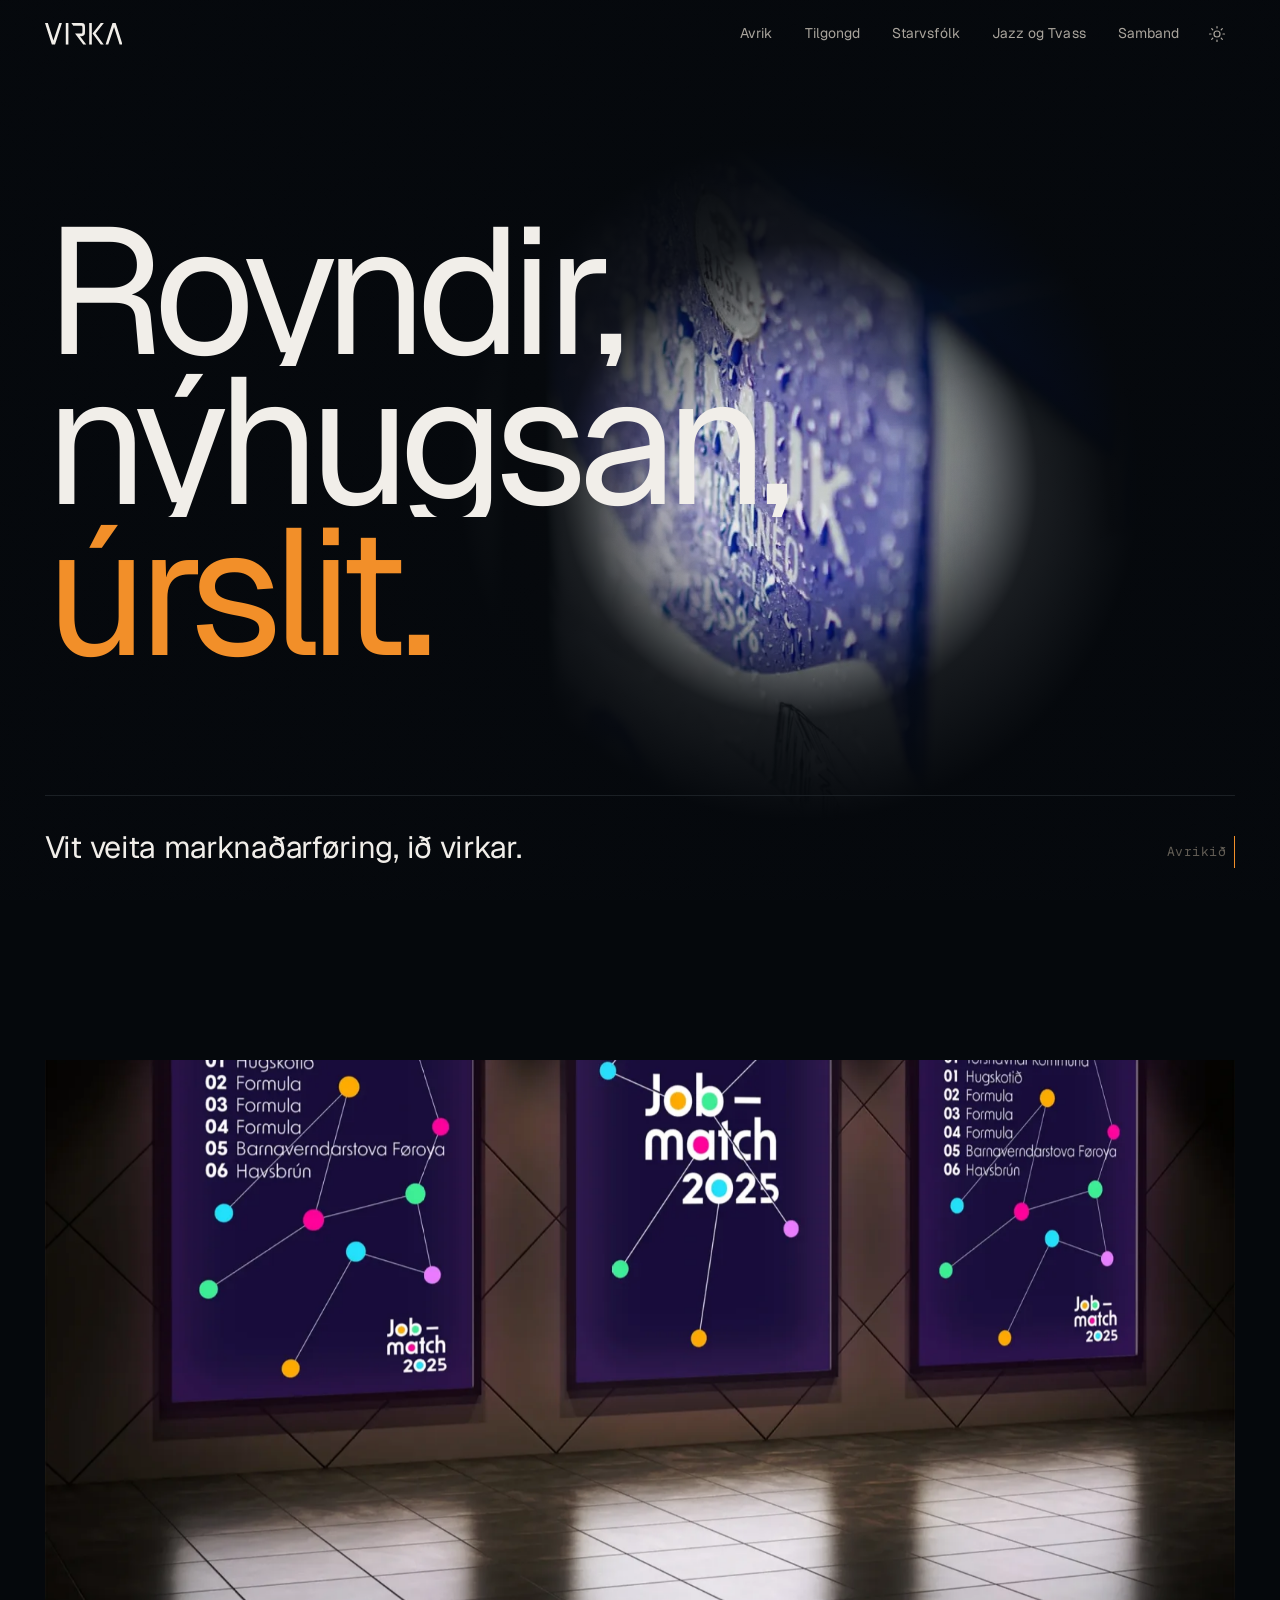
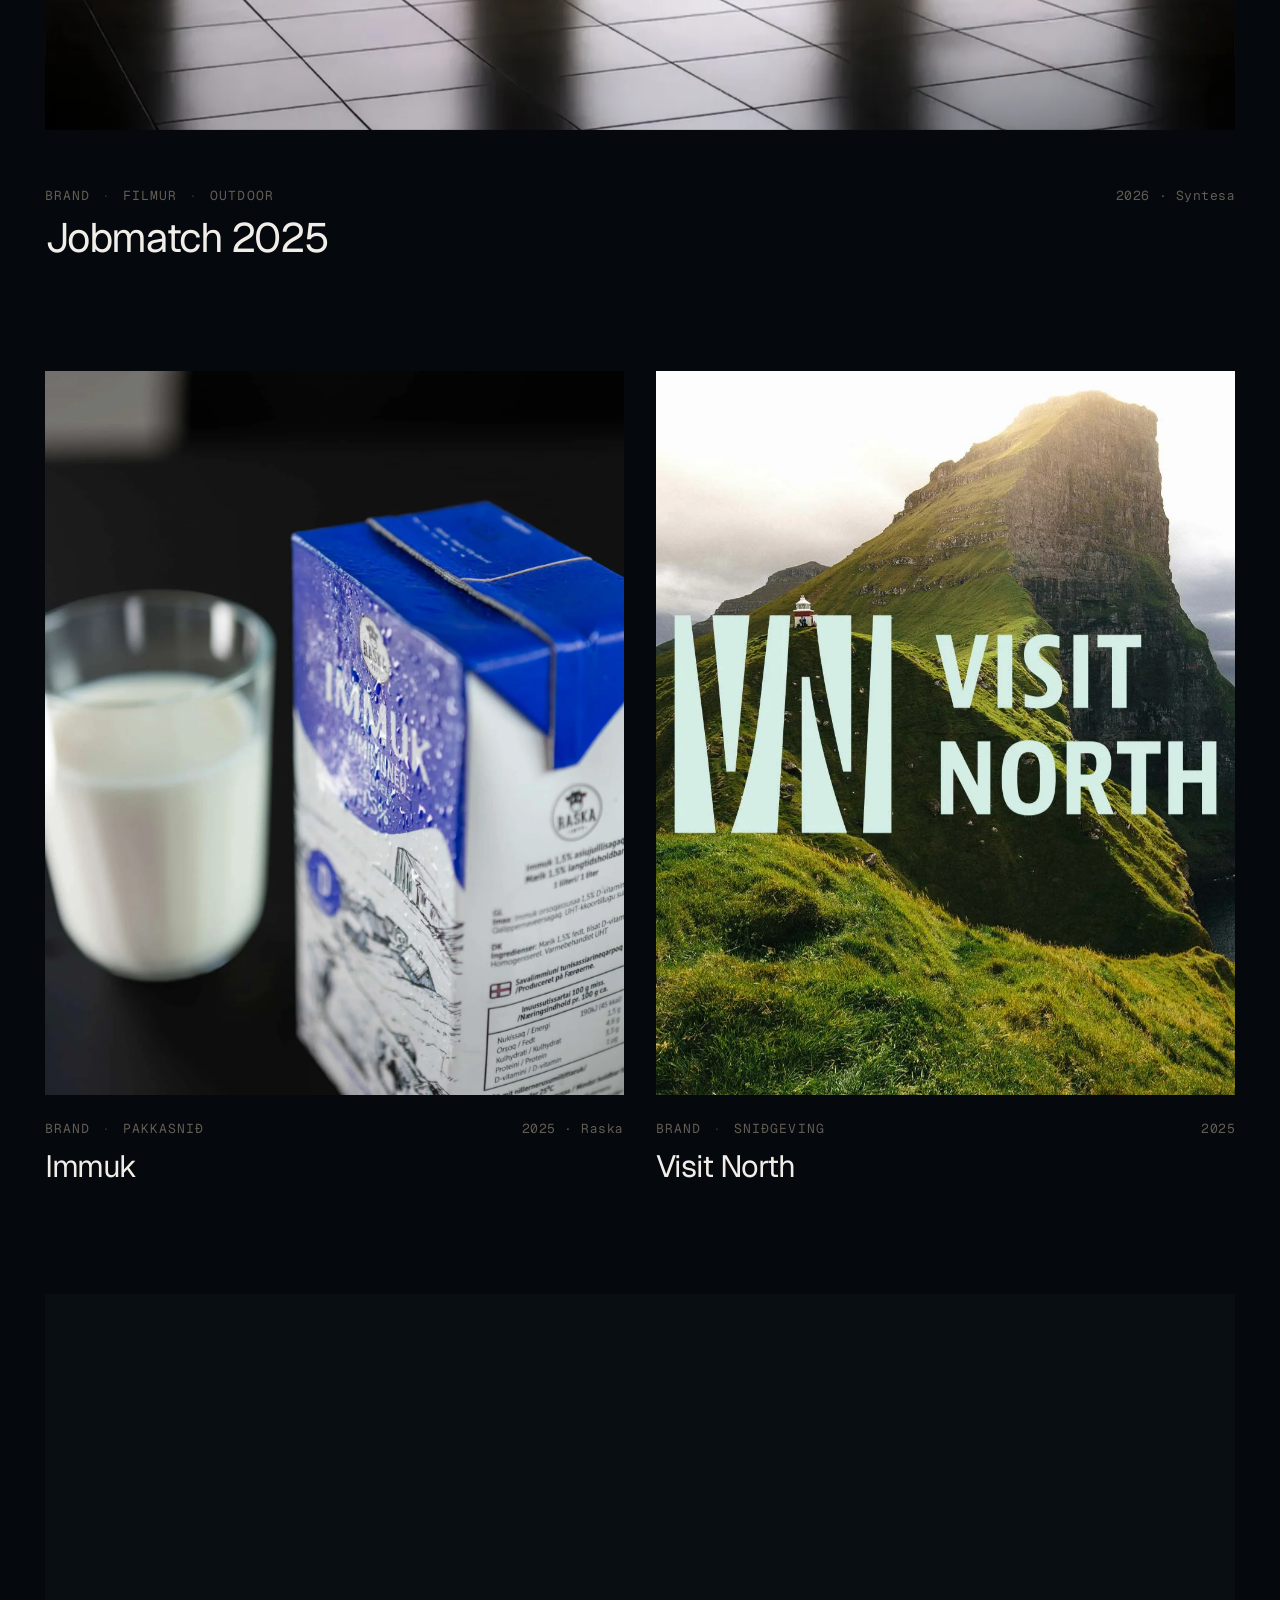
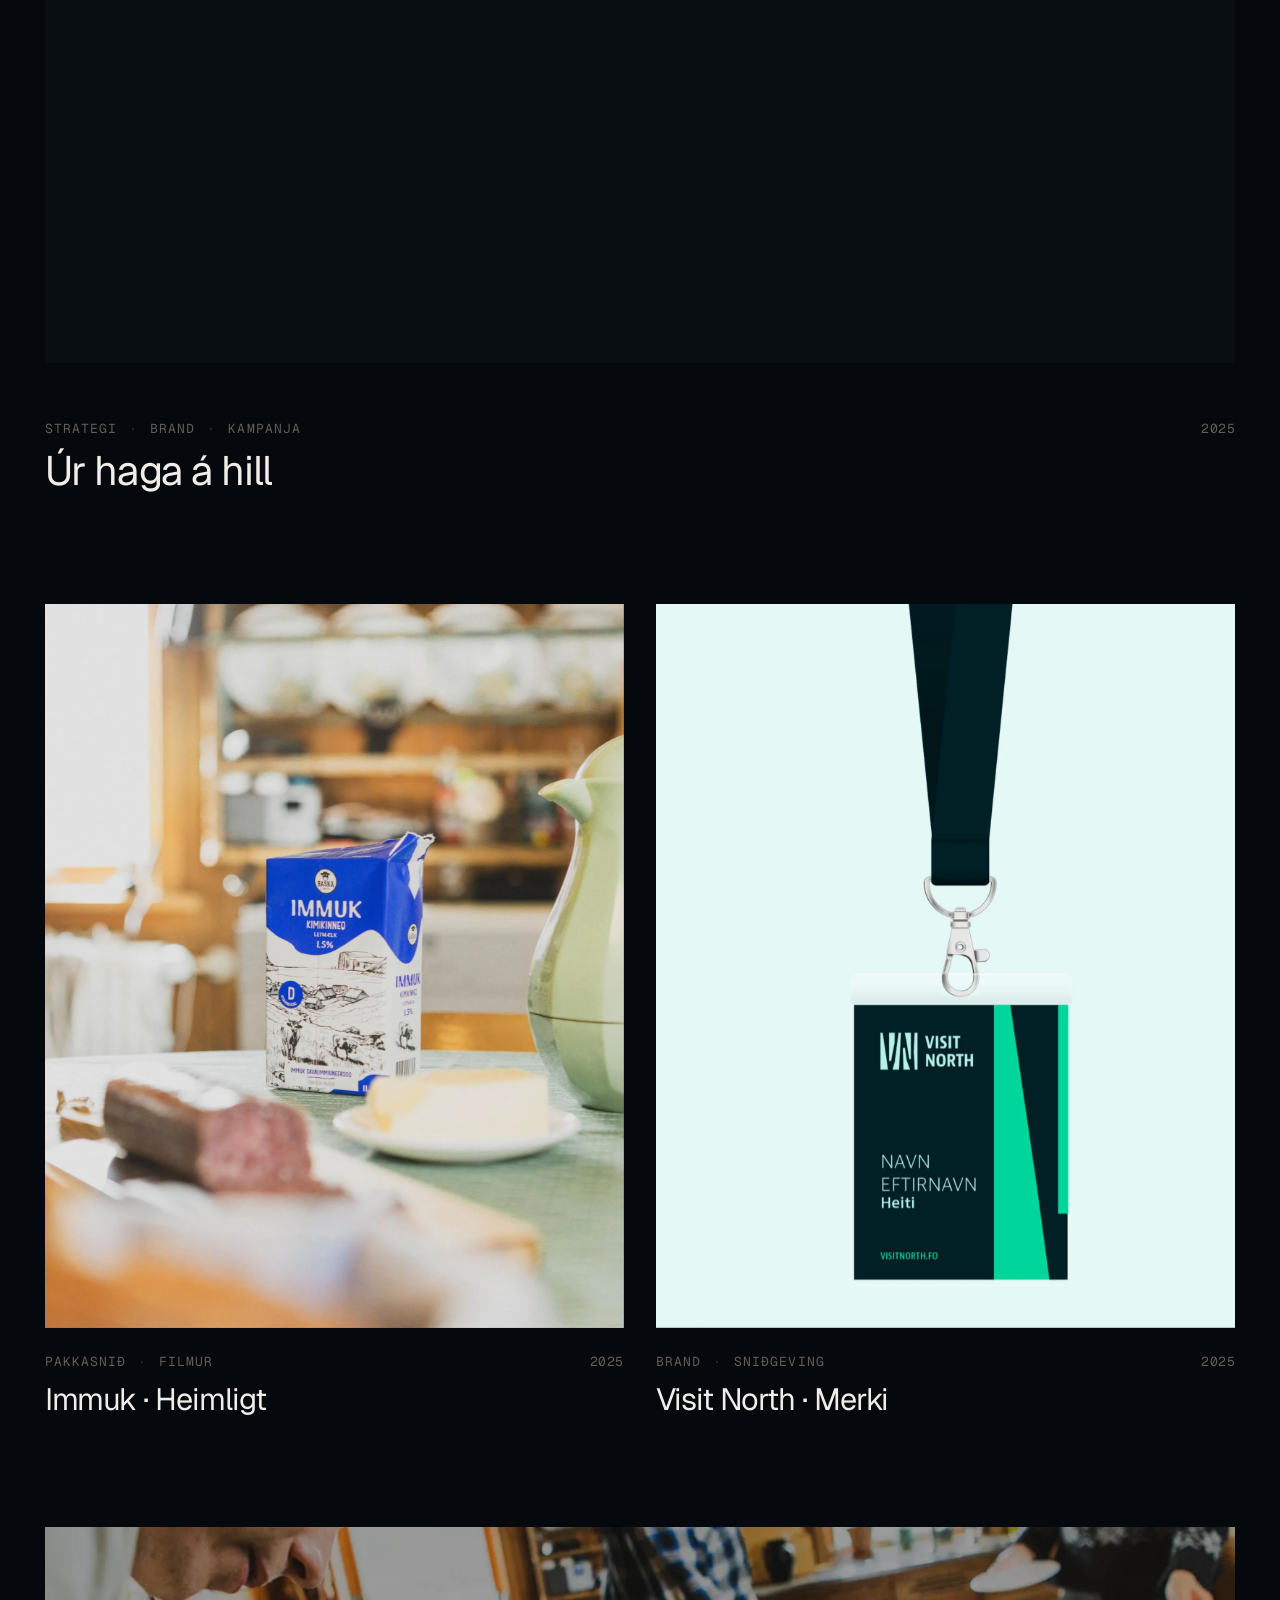
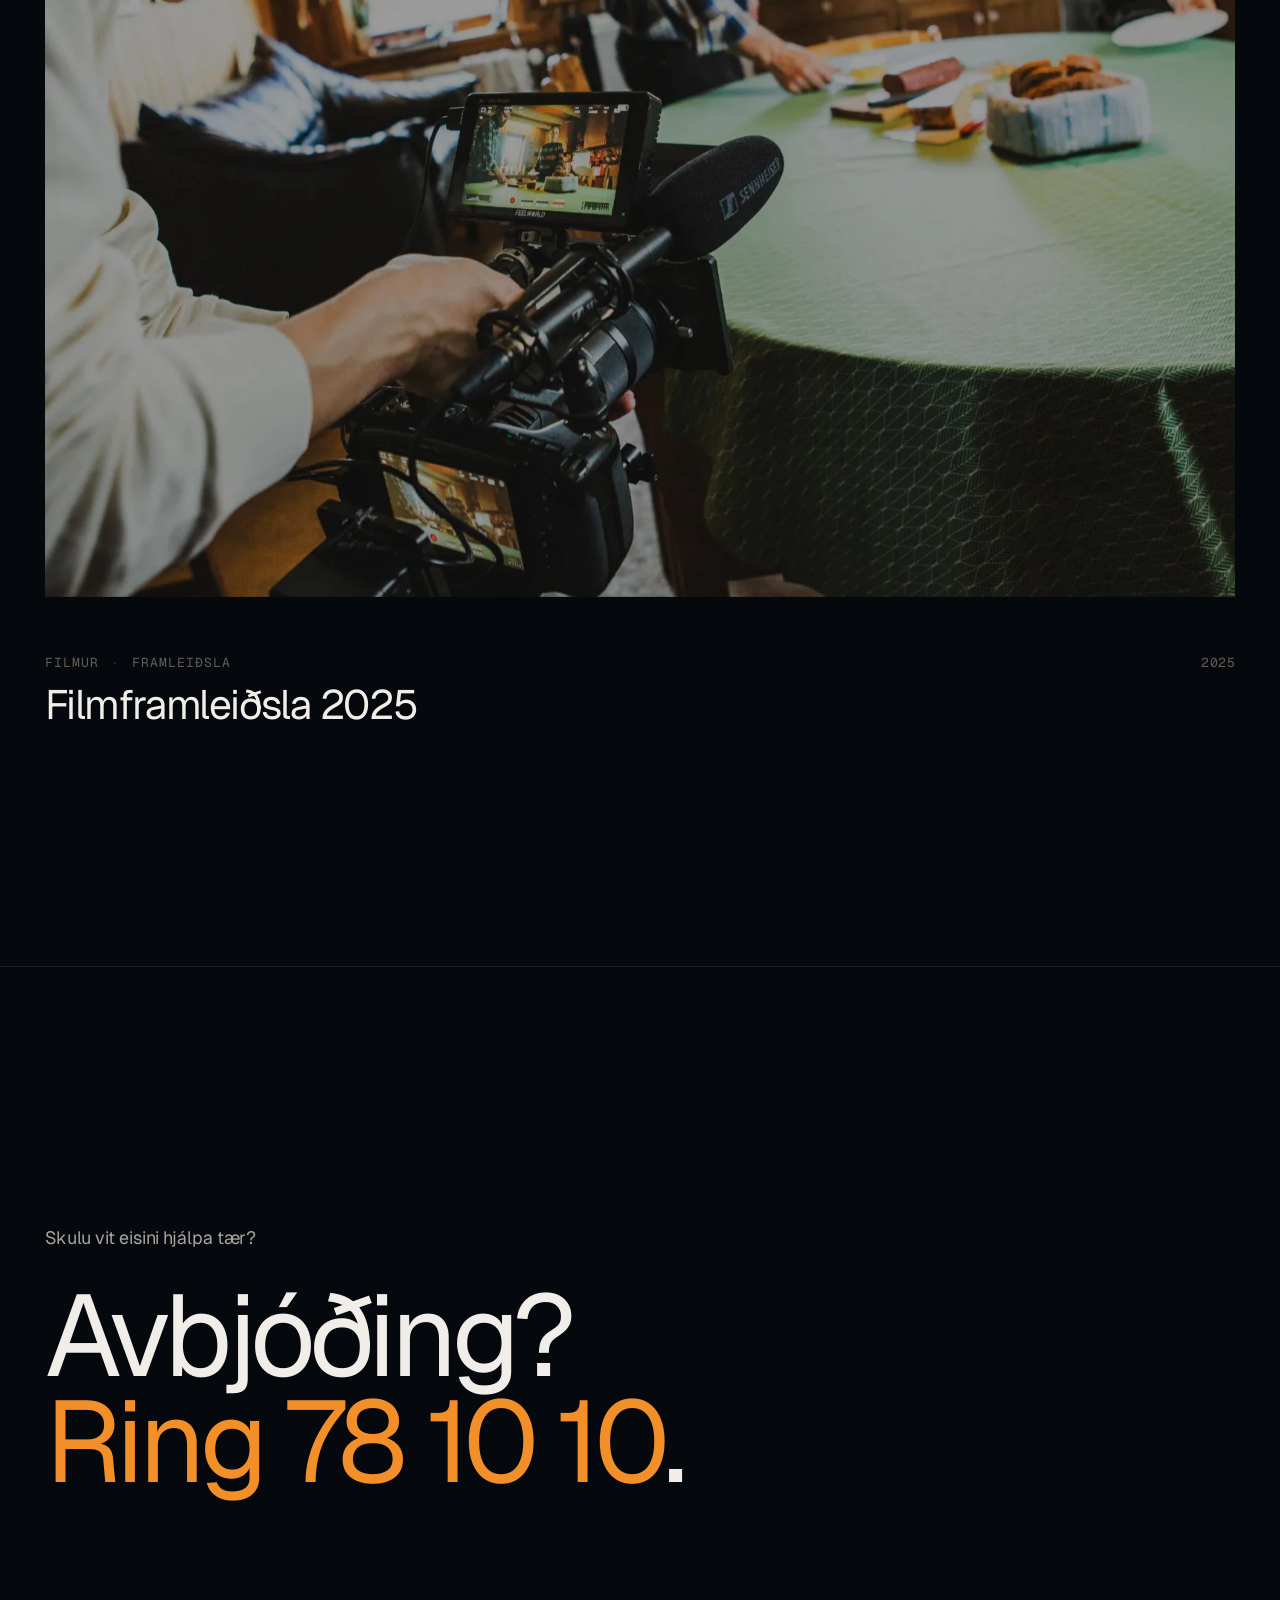
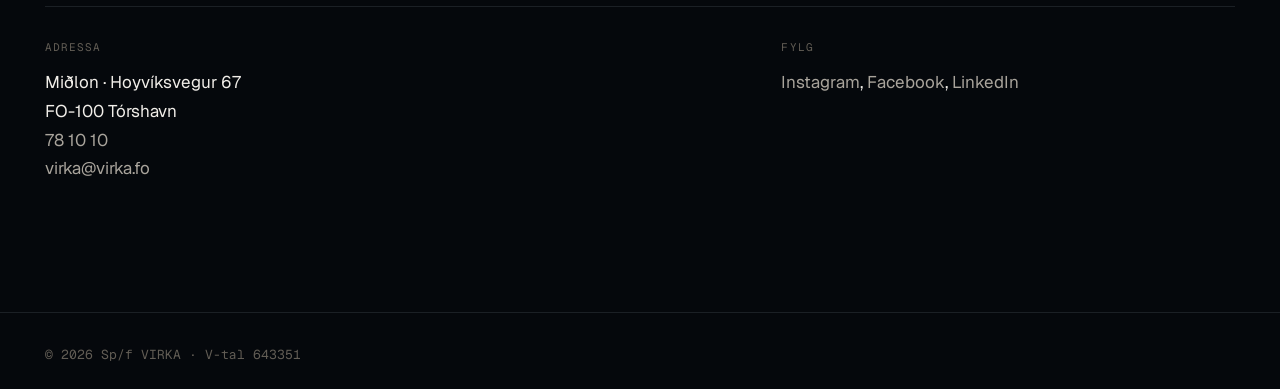
<file: index.html>
<!DOCTYPE html>
<html lang="fo">
<head>
<meta charset="UTF-8">
<meta name="viewport" content="width=device-width, initial-scale=1.0">
<script>
(function(){
  try {
    var m = document.cookie.match(/(?:^|;\s*)virka-theme=(dark|light)/);
    if (m && m[1] === 'light') {
      document.documentElement.setAttribute('data-theme', 'light');
    }
  } catch(e) {}
})();
</script>
<title>VIRKA / Marknaðarføroyingar</title>
<meta name="description" content="Royndir, nýhugsan, úrslit. Marknaðarstovan í Tórshavn, ið veitir marknaðarføring, ið virkar.">
<meta property="og:title" content="VIRKA, Royndir, nýhugsan, úrslit.">
<meta property="og:description" content="Marknaðarstovan, ið veitir marknaðarføring, ið virkar.">
<meta property="og:type" content="website">
<meta name="theme-color" content="#181d27">
<meta name="view-transition" content="same-origin">
<link rel="icon" href="data:image/svg+xml,%3Csvg xmlns='http://www.w3.org/2000/svg' viewBox='0 0 32 32'%3E%3Crect width='32' height='32' rx='4' fill='%23181d27'/%3E%3Ctext x='16' y='22' text-anchor='middle' font-family='sans-serif' font-weight='500' font-size='17' fill='%23f0eadd'%3EV%3C/text%3E%3C/svg%3E">
<link rel="preconnect" href="https://fonts.googleapis.com">
<link rel="preconnect" href="https://fonts.gstatic.com" crossorigin>
<link href="https://fonts.googleapis.com/css2?family=Geist:wght@300;400;500;600&family=Geist+Mono:wght@400;500&display=swap" rel="stylesheet">
<link rel="stylesheet" href="styles.css">
</head>
<body>

<header class="site-header" role="banner">
  <a href="index.html" class="brand" aria-label="VIRKA, heim">
    <svg class="brand-logo" viewBox="0 0 804.24 224.01" fill="currentColor" aria-hidden="true">
      <path d="M362.9,136.19h18.42c24.49,0,33.45-14.23,33.45-40.14v-54.77c0-24.01-6.42-40.62-34.42-40.62h-106.78l19.98,26.94h78.22c13.52,0,16.31,4.65,16.31,18.68v44.79c0,14.6-2.63,18.19-14.92,18.19h-61.57l85.34,114.76h31.07l-65.09-87.82Z"/>
      <rect x="215.77" width="26.91" height="223.52"/>
      <polygon points="87.77 182.72 29.43 .08 0 .08 71.1 223.67 104.15 223.67 175.51 .08 148.27 .08 87.77 182.72"/>
      <rect x="458.77" width="26.9" height="223.52"/>
      <polygon points="578.72 .06 493.26 109.43 578.71 223.81 609.43 223.81 524.87 109.49 610.63 .41 578.72 .06"/>
      <polygon points="733.13 .08 700.08 .08 628.72 223.67 655.95 223.67 716.45 41.02 774.38 222.32 774.8 223.67 804.24 223.67 733.13 .08"/>
    </svg>
  </a>
  <div class="header-right">
    <nav class="nav" aria-label="Høvuðsleiðing">
    <a href="avrik.html">Avrik</a>
    <a href="tilgongd.html">Tilgongd</a>
    <a href="#starvsfolk">Starvsfólk</a>
    <a href="jazz-og-tvass.html">Jazz og Tvass</a>
    <a href="#samband">Samband</a>
  </nav>
    <button class="theme-toggle" type="button" aria-label="Skift tema">
      <svg class="icon-sun" viewBox="0 0 24 24" fill="none" stroke="currentColor" stroke-width="1.6" stroke-linecap="round" stroke-linejoin="round" aria-hidden="true">
        <circle cx="12" cy="12" r="4"/>
        <path d="M12 2v2M12 20v2M4.93 4.93l1.41 1.41M17.66 17.66l1.41 1.41M2 12h2M20 12h2M4.93 19.07l1.41-1.41M17.66 6.34l1.41-1.41"/>
      </svg>
      <svg class="icon-moon" viewBox="0 0 24 24" fill="none" stroke="currentColor" stroke-width="1.6" stroke-linecap="round" stroke-linejoin="round" aria-hidden="true">
        <path d="M21 12.79A9 9 0 1 1 11.21 3 7 7 0 0 0 21 12.79z"/>
      </svg>
    </button>
    <button class="menu-toggle" aria-label="Lat upp menu" aria-expanded="false">Menu</button>
  </div>
</header>

<div class="mobile-nav" role="dialog" aria-modal="true" aria-label="Menu">
  <button class="mobile-nav-close">Lat aftur</button>
  <ul class="mobile-nav-list">
    <li><a href="index.html">Heim</a></li>
    <li><a href="avrik.html">Avrik</a></li>
    <li><a href="tilgongd.html">Tilgongd</a></li>
    <li><a href="#starvsfolk">Starvsfólk</a></li>
    <li><a href="jazz-og-tvass.html">Jazz og Tvass</a></li>
    <li><a href="#samband">Samband</a></li>
  </ul>
</div>

<div class="hero-cursor" aria-hidden="true"></div>

<main>

  <!-- HERO -->
  <section class="hero" id="top">

    <div class="hero-reveal" aria-hidden="true">
      <video autoplay muted loop playsinline preload="metadata"
             poster="assets/cases/immuk-1.webp">
        <source src="assets/cases/immuk-video.mp4" type="video/mp4">
      </video>
    </div>

    <div class="hero-mask" aria-hidden="true"></div>
    <div class="hero-grain" aria-hidden="true"></div>

    <div class="hero-content">
      <h1 class="hero-display">
        <span class="line l1"><span>Royndir,</span></span>
        <span class="line l2"><span>nýhugsan,</span></span>
        <span class="line l3"><span class="accent">úrslit.</span></span>
      </h1>

      <div class="hero-foot">
        <p class="lead">
          Vit veita marknaðarføring, ið virkar.
        </p>
        <a href="#avrik" class="scroll-cue" aria-label="Skrolla til avrik">
          <span>Avrikið</span>
          <span class="line-down" aria-hidden="true"></span>
        </a>
      </div>
    </div>

    <span class="hero-hint" aria-hidden="true">Flyt músina, síggj avrikið</span>
  </section>

  <!-- WORK -->
  <section class="work" id="avrik" aria-label="Avrik">
    <div class="case-stack">

      <!-- 01: Full — Jobmatch with new poster cover image -->
      <article class="case-row reveal">
        <a href="jobmatch-2025.html" class="tile full" aria-label="Jobmatch 2025">
          <div class="tile-media transition-media-jobmatch">
            <img src="assets/cases/jm25-posters.webp" alt="Jobmatch 2025 lýsingaskíggjar" loading="lazy">
          </div>
        </a>
        <div class="tile-caption">
          <div class="left">
            <p class="tile-tag"><span>Brand</span><span>Filmur</span><span>Outdoor</span></p>
            <h2 class="tile-title transition-title-jobmatch">Jobmatch 2025</h2>
          </div>
          <span class="tile-year">2026 · Syntesa</span>
        </div>
      </article>

      <!-- 02: Two-up — Immuk video + Visit North -->
      <div class="case-row two-up">

        <article class="reveal">
          <a href="immuk.html" class="tile portrait" aria-label="Immuk">
            <div class="tile-media transition-media-immuk">
              <video autoplay muted loop playsinline preload="metadata"
                     poster="assets/cases/immuk-1.webp">
                <source src="assets/cases/immuk-video.mp4" type="video/mp4">
              </video>
            </div>
          </a>
          <div class="tile-caption">
            <div class="left">
              <p class="tile-tag"><span>Brand</span><span>Pakkasnið</span></p>
              <h2 class="tile-title transition-title-immuk">Immuk</h2>
            </div>
            <span class="tile-year">2025 · Raska</span>
          </div>
        </article>

        <article class="reveal">
          <a href="visit-north.html" class="tile portrait" aria-label="Visit North">
            <div class="tile-media transition-media-visitnorth">
              <img src="assets/cases/visit-north-hero.webp" alt="Visit North brand" loading="lazy">
            </div>
          </a>
          <div class="tile-caption">
            <div class="left">
              <p class="tile-tag"><span>Brand</span><span>Sniðgeving</span></p>
              <h2 class="tile-title transition-title-visitnorth">Visit North</h2>
            </div>
            <span class="tile-year">2025</span>
          </div>
        </article>

      </div>

      <!-- 03: Full — Úr haga á hill -->
      <article class="case-row reveal">
        <a href="ur-haga-a-hill.html" class="tile full" aria-label="Úr haga á hill">
          <div class="tile-media">
            <video autoplay muted loop playsinline preload="metadata">
              <source src="assets/cases/haga-video.mp4" type="video/mp4">
            </video>
          </div>
        </a>
        <div class="tile-caption">
          <div class="left">
            <p class="tile-tag"><span>Strategi</span><span>Brand</span><span>Kampanja</span></p>
            <h2 class="tile-title">Úr haga á hill</h2>
          </div>
          <span class="tile-year">2025</span>
        </div>
      </article>

      <!-- 04: Two-up — Immuk lifestyle + Visit North tote -->
      <div class="case-row two-up">

        <article class="reveal">
          <a href="immuk.html" class="tile portrait" aria-label="Immuk, heimligt">
            <div class="tile-media">
              <img src="assets/cases/immuk-2.webp" alt="Immuk pakka" loading="lazy">
            </div>
          </a>
          <div class="tile-caption">
            <div class="left">
              <p class="tile-tag"><span>Pakkasnið</span><span>Filmur</span></p>
              <h2 class="tile-title">Immuk · Heimligt</h2>
            </div>
            <span class="tile-year">2025</span>
          </div>
        </article>

        <article class="reveal">
          <a href="visit-north.html" class="tile portrait" aria-label="Visit North merki">
            <div class="tile-media">
              <img src="assets/cases/visit-north-tote.webp" alt="Visit North poki" loading="lazy">
            </div>
          </a>
          <div class="tile-caption">
            <div class="left">
              <p class="tile-tag"><span>Brand</span><span>Sniðgeving</span></p>
              <h2 class="tile-title">Visit North · Merki</h2>
            </div>
            <span class="tile-year">2025</span>
          </div>
        </article>

      </div>

      <!-- 05: Full — Production -->
      <article class="case-row reveal">
        <a href="filmframleidsla.html" class="tile full" aria-label="Filmframleiðsla">
          <div class="tile-media">
            <img src="assets/cases/production.webp" alt="Filmframleiðsla hjá VIRKA" loading="lazy">
          </div>
        </a>
        <div class="tile-caption">
          <div class="left">
            <p class="tile-tag"><span>Filmur</span><span>Framleiðsla</span></p>
            <h2 class="tile-title">Filmframleiðsla 2025</h2>
          </div>
          <span class="tile-year">2025</span>
        </div>
      </article>

    </div>
  </section>

  <!-- CONTACT -->
  <section class="contact" id="samband">
    <div class="shell">
      <p class="contact-eyebrow">Skulu vit eisini hjálpa tær?</p>
      <h2 class="contact-title">
        Avbjóðing? <a href="tel:+298781010">Ring 78 10 10</a>.
      </h2>
      <dl class="contact-meta">
        <div>
          <dt>Adressa</dt>
          <dd>
            Miðlon · Hoyvíksvegur 67<br>
            FO-100 Tórshavn<br>
            <a href="tel:+298781010">78 10 10</a><br>
            <a href="mailto:virka@virka.fo">virka@virka.fo</a>
          </dd>
        </div>
        <div>
          <dt>Fylg</dt>
          <dd>
            <a href="https://www.instagram.com/virka.fo/">Instagram</a>,
            <a href="https://www.facebook.com/virkapromo">Facebook</a>,
            <a href="https://www.linkedin.com/company/virka-marknadarforoyingar">LinkedIn</a>
          </dd>
        </div>
      </dl>
    </div>
  </section>

</main>

<!-- STARVSFÓLK overlay — opens via #starvsfolk anchor -->
<aside class="staff-overlay" id="starvsfolk" role="dialog" aria-modal="true" aria-label="Starvsfólk" tabindex="-1">

  <div class="staff-overlay-scrim" aria-hidden="true"></div>

  <div class="staff-overlay-sheet">

    <header class="staff-overlay-head">
      <p class="eyebrow">Starvsfólk · níggju fólk</p>
      <a href="#" class="staff-overlay-close" aria-label="Lat aftur">
        <span>Lat aftur</span>
        <svg width="16" height="16" viewBox="0 0 16 16" aria-hidden="true">
          <path d="M3 3 L13 13 M13 3 L3 13" stroke="currentColor" stroke-width="1.25" fill="none" stroke-linecap="round"/>
        </svg>
      </a>
    </header>

    <div class="staff-overlay-hero">
      <h2 class="staff-title">Fólkini<br>handan verkið.</h2>
      <p class="staff-intro">
        Ein lítil bólkur av fólki við stórum hugskotum. Øll við sínum royndum,
        áhugamálum og serstaka eyðkenni.
      </p>
    </div>

    <div class="staff-grid">

      <article class="staff-card">
        <div class="staff-photo">
          <img class="photo-base"  src="assets/staff/bardur.webp"        alt="Bárður Mikkelsen" loading="lazy">
          <div class="photo-hover-wrap"><img class="photo-hover-img" src="assets/staff/bardur-hover.webp"  alt="" loading="lazy" aria-hidden="true"></div>
        </div>
        <div class="staff-caption">
          <p class="staff-name">Bárður Mikkelsen</p>
          <p class="staff-role">Sniðgevi</p>
          <p class="staff-contact">
            <a href="tel:+298781013">78 10 13</a><br>
            <a href="mailto:bm@virka.fo">bm@virka.fo</a>
          </p>
        </div>
      </article>

      <article class="staff-card">
        <div class="staff-photo">
          <img class="photo-base"  src="assets/staff/benjamin.webp"        alt="Benjamin Hansen" loading="lazy">
          <div class="photo-hover-wrap"><img class="photo-hover-img" src="assets/staff/benjamin-hover.webp"  alt="" loading="lazy" aria-hidden="true"></div>
        </div>
        <div class="staff-caption">
          <p class="staff-name">Benjamin Hansen</p>
          <p class="staff-role">Sniðgevi</p>
          <p class="staff-contact">
            <a href="tel:+298781029">78 10 29</a><br>
            <a href="mailto:bh@virka.fo">bh@virka.fo</a>
          </p>
        </div>
      </article>

      <article class="staff-card">
        <div class="staff-photo">
          <img class="photo-base"  src="assets/staff/hans.webp"        alt="Hans Ravnsfjall" loading="lazy">
          <div class="photo-hover-wrap"><img class="photo-hover-img" src="assets/staff/hans-hover.webp"  alt="" loading="lazy" aria-hidden="true"></div>
        </div>
        <div class="staff-caption">
          <p class="staff-name">Hans Ravnsfjall</p>
          <p class="staff-role">Talgildar loysnir</p>
          <p class="staff-contact">
            <a href="tel:+298781011">78 10 11</a><br>
            <a href="mailto:hr@virka.fo">hr@virka.fo</a>
          </p>
        </div>
      </article>

      <article class="staff-card">
        <div class="staff-photo">
          <img class="photo-base"  src="assets/staff/janus.webp"        alt="Janus Kampmann" loading="lazy">
          <div class="photo-hover-wrap"><img class="photo-hover-img" src="assets/staff/janus-hover.webp"  alt="" loading="lazy" aria-hidden="true"></div>
        </div>
        <div class="staff-caption">
          <p class="staff-name">Janus Kampmann</p>
          <p class="staff-role">Sniðgevi</p>
          <p class="staff-contact">
            <a href="tel:+298781015">78 10 15</a><br>
            <a href="mailto:jk@virka.fo">jk@virka.fo</a>
          </p>
        </div>
      </article>

      <article class="staff-card">
        <div class="staff-photo">
          <img class="photo-base"  src="assets/staff/johanna.webp"        alt="Jóhanna Langgaard" loading="lazy">
          <div class="photo-hover-wrap"><img class="photo-hover-img" src="assets/staff/johanna-hover.webp"  alt="" loading="lazy" aria-hidden="true"></div>
        </div>
        <div class="staff-caption">
          <p class="staff-name">Jóhanna Langgaard</p>
          <p class="staff-role">Talgild konseptmenning</p>
          <p class="staff-contact">
            <a href="tel:+298781022">78 10 22</a><br>
            <a href="mailto:jl@virka.fo">jl@virka.fo</a>
          </p>
        </div>
      </article>

      <article class="staff-card">
        <div class="staff-photo">
          <img class="photo-base"  src="assets/staff/mary.webp"        alt="Marý Jensen" loading="lazy">
          <div class="photo-hover-wrap"><img class="photo-hover-img" src="assets/staff/mary-hover.webp"  alt="" loading="lazy" aria-hidden="true"></div>
        </div>
        <div class="staff-caption">
          <p class="staff-name">Marý Jensen</p>
          <p class="staff-role">Sniðgevi (lærlingur)</p>
          <p class="staff-contact">
            <a href="tel:+298781016">78 10 16</a><br>
            <a href="mailto:mj@virka.fo">mj@virka.fo</a>
          </p>
        </div>
      </article>

      <article class="staff-card">
        <div class="staff-photo">
          <img class="photo-base"  src="assets/staff/rokur.webp"        alt="Rókur J. Jakobsen" loading="lazy">
          <div class="photo-hover-wrap"><img class="photo-hover-img" src="assets/staff/rokur-hover.webp"  alt="" loading="lazy" aria-hidden="true"></div>
        </div>
        <div class="staff-caption">
          <p class="staff-name">Rókur J. Jakobsen</p>
          <p class="staff-role">Stjóri</p>
          <p class="staff-contact">
            <a href="tel:+298781020">78 10 20</a><br>
            <a href="mailto:rjj@virka.fo">rjj@virka.fo</a>
          </p>
        </div>
      </article>

      <article class="staff-card">
        <div class="staff-photo">
          <img class="photo-base"  src="assets/staff/sarah.webp"        alt="Sarah Vejbæk" loading="lazy">
          <div class="photo-hover-wrap"><img class="photo-hover-img" src="assets/staff/sarah-hover.webp"  alt="" loading="lazy" aria-hidden="true"></div>
        </div>
        <div class="staff-caption">
          <p class="staff-name">Sarah Vejbæk</p>
          <p class="staff-role">Sniðgevi (lærlingur)</p>
          <p class="staff-contact">
            <a href="tel:+298781014">78 10 14</a><br>
            <a href="mailto:sv@virka.fo">sv@virka.fo</a>
          </p>
        </div>
      </article>

      <article class="staff-card">
        <div class="staff-photo">
          <img class="photo-base"  src="assets/staff/torkil.webp"        alt="Torkil Johannesen" loading="lazy">
          <div class="photo-hover-wrap"><img class="photo-hover-img" src="assets/staff/torkil-hover.webp"  alt="" loading="lazy" aria-hidden="true"></div>
        </div>
        <div class="staff-caption">
          <p class="staff-name">Torkil Johannesen</p>
          <p class="staff-role">Ráðgevi</p>
          <p class="staff-contact">
            <a href="tel:+298781010">78 10 10</a><br>
            <a href="mailto:tj@virka.fo">tj@virka.fo</a>
          </p>
        </div>
      </article>

    </div>

    <div class="staff-overlay-foot">
      <p>
        Burdi tú verið við? Vit eru altíð áhugaði at hoyra frá fólki við góðum
        hugskotum. <a href="mailto:virka@virka.fo">Skriva til okkara.</a>
      </p>
    </div>

  </div>
</aside>

<footer class="site-footer">
  <div class="footer-base">
    <span>© 2026 Sp/f VIRKA · V-tal 643351</span>
  </div>
</footer>

<script src="https://cdn.jsdelivr.net/npm/gsap@3.12.5/dist/gsap.min.js"></script>
<script src="script.js"></script>
</body>
</html>
</file>
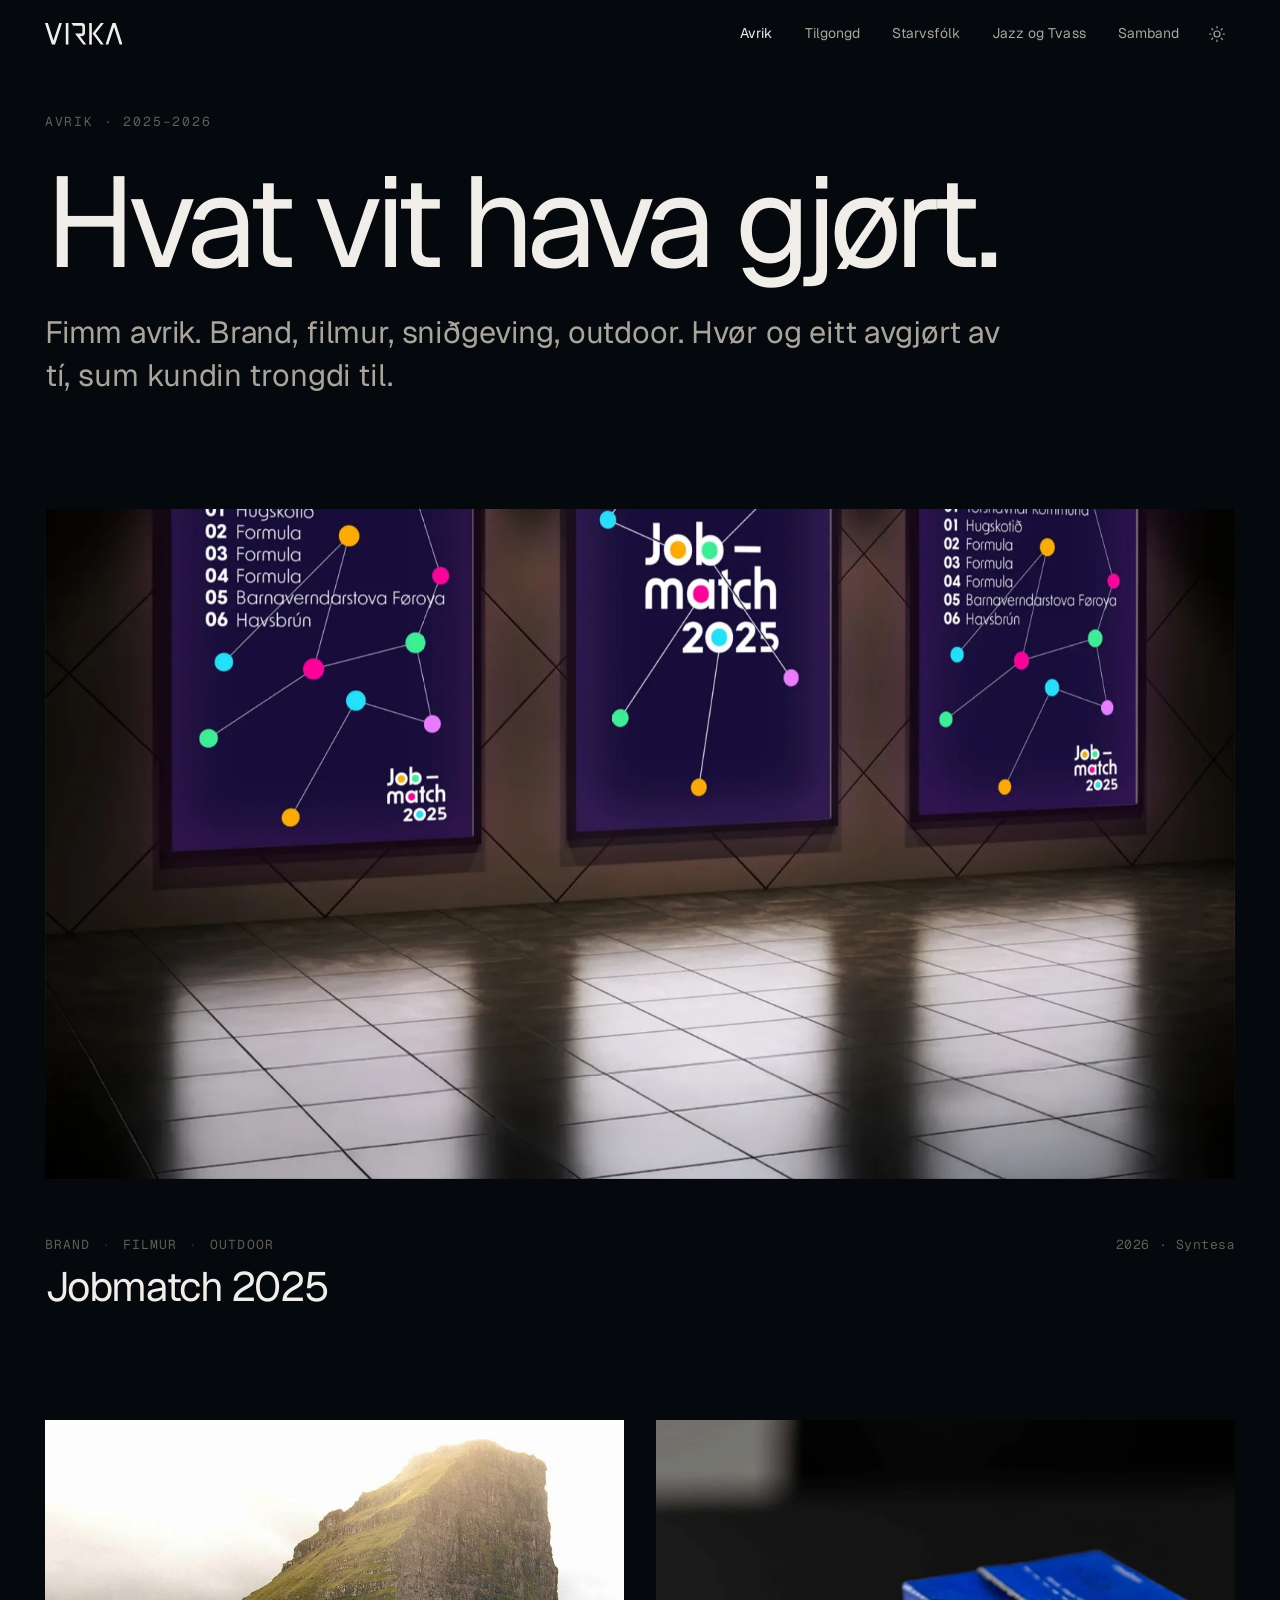
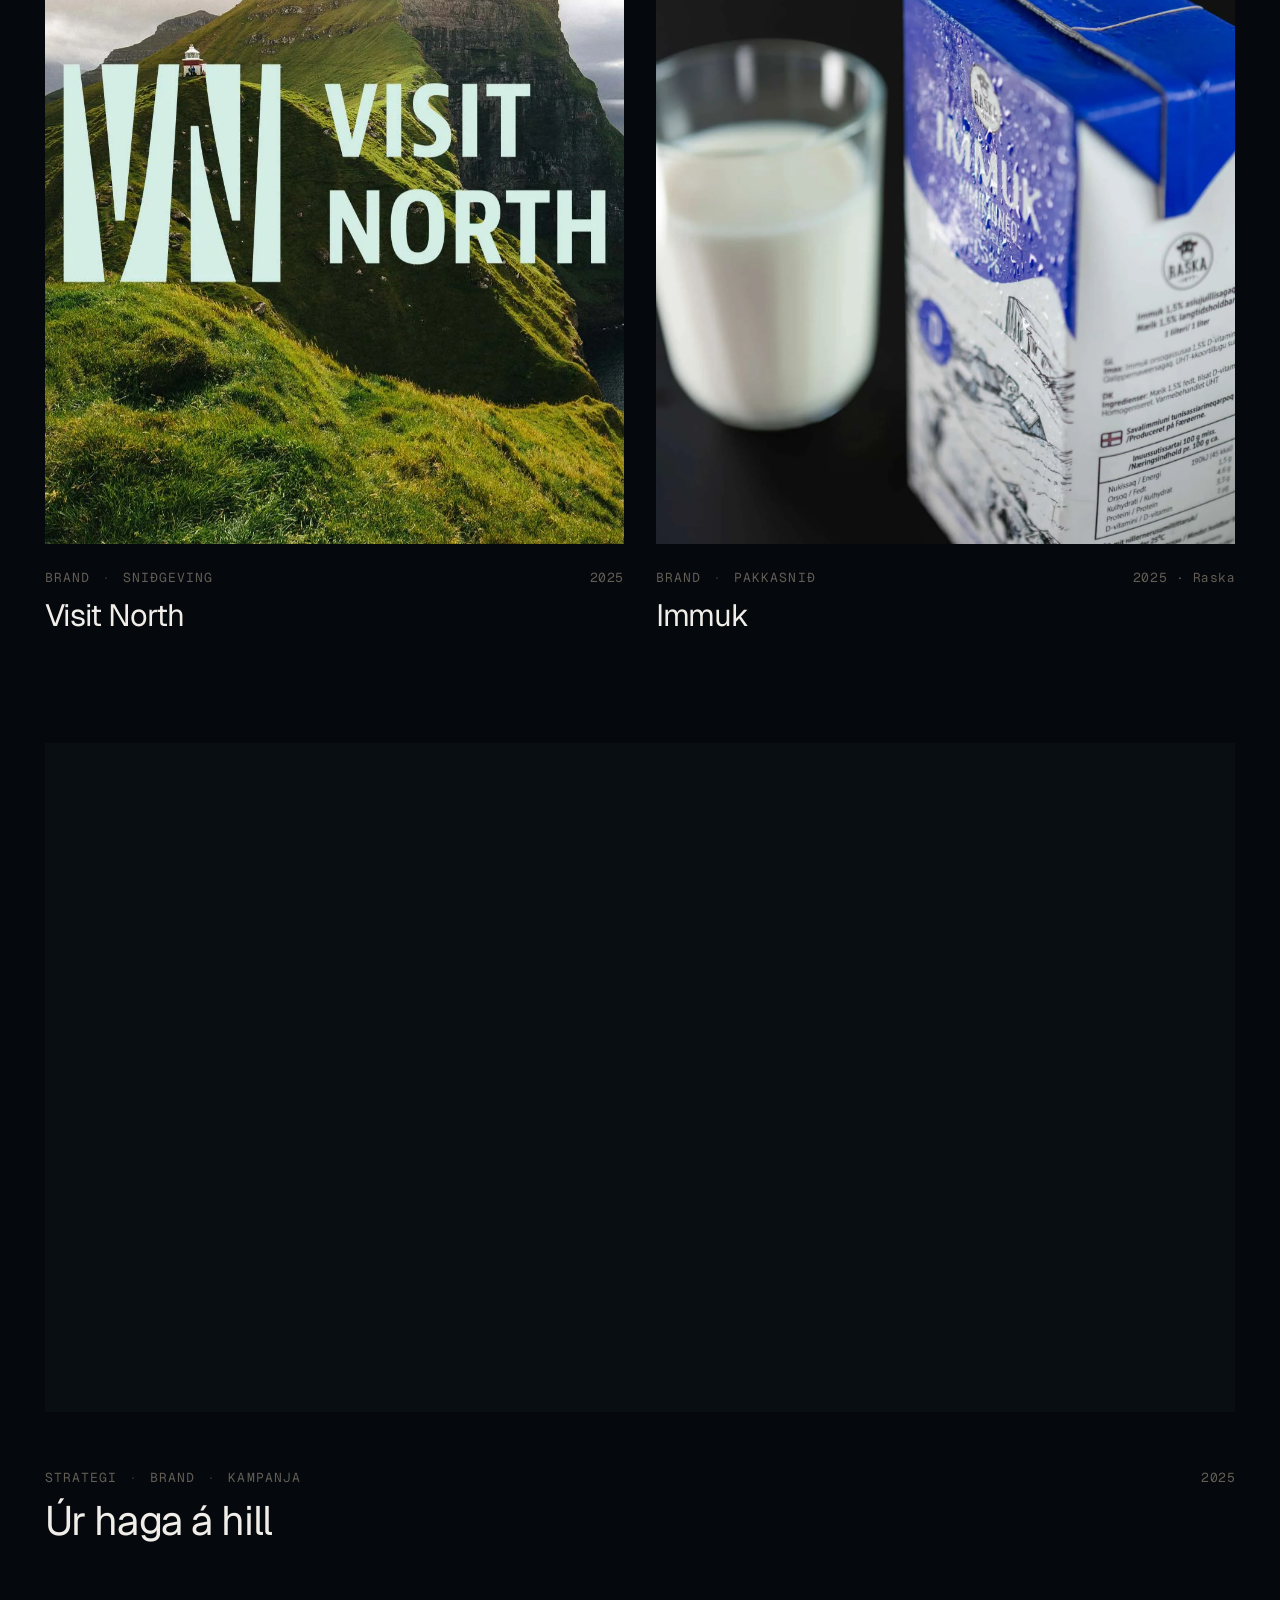
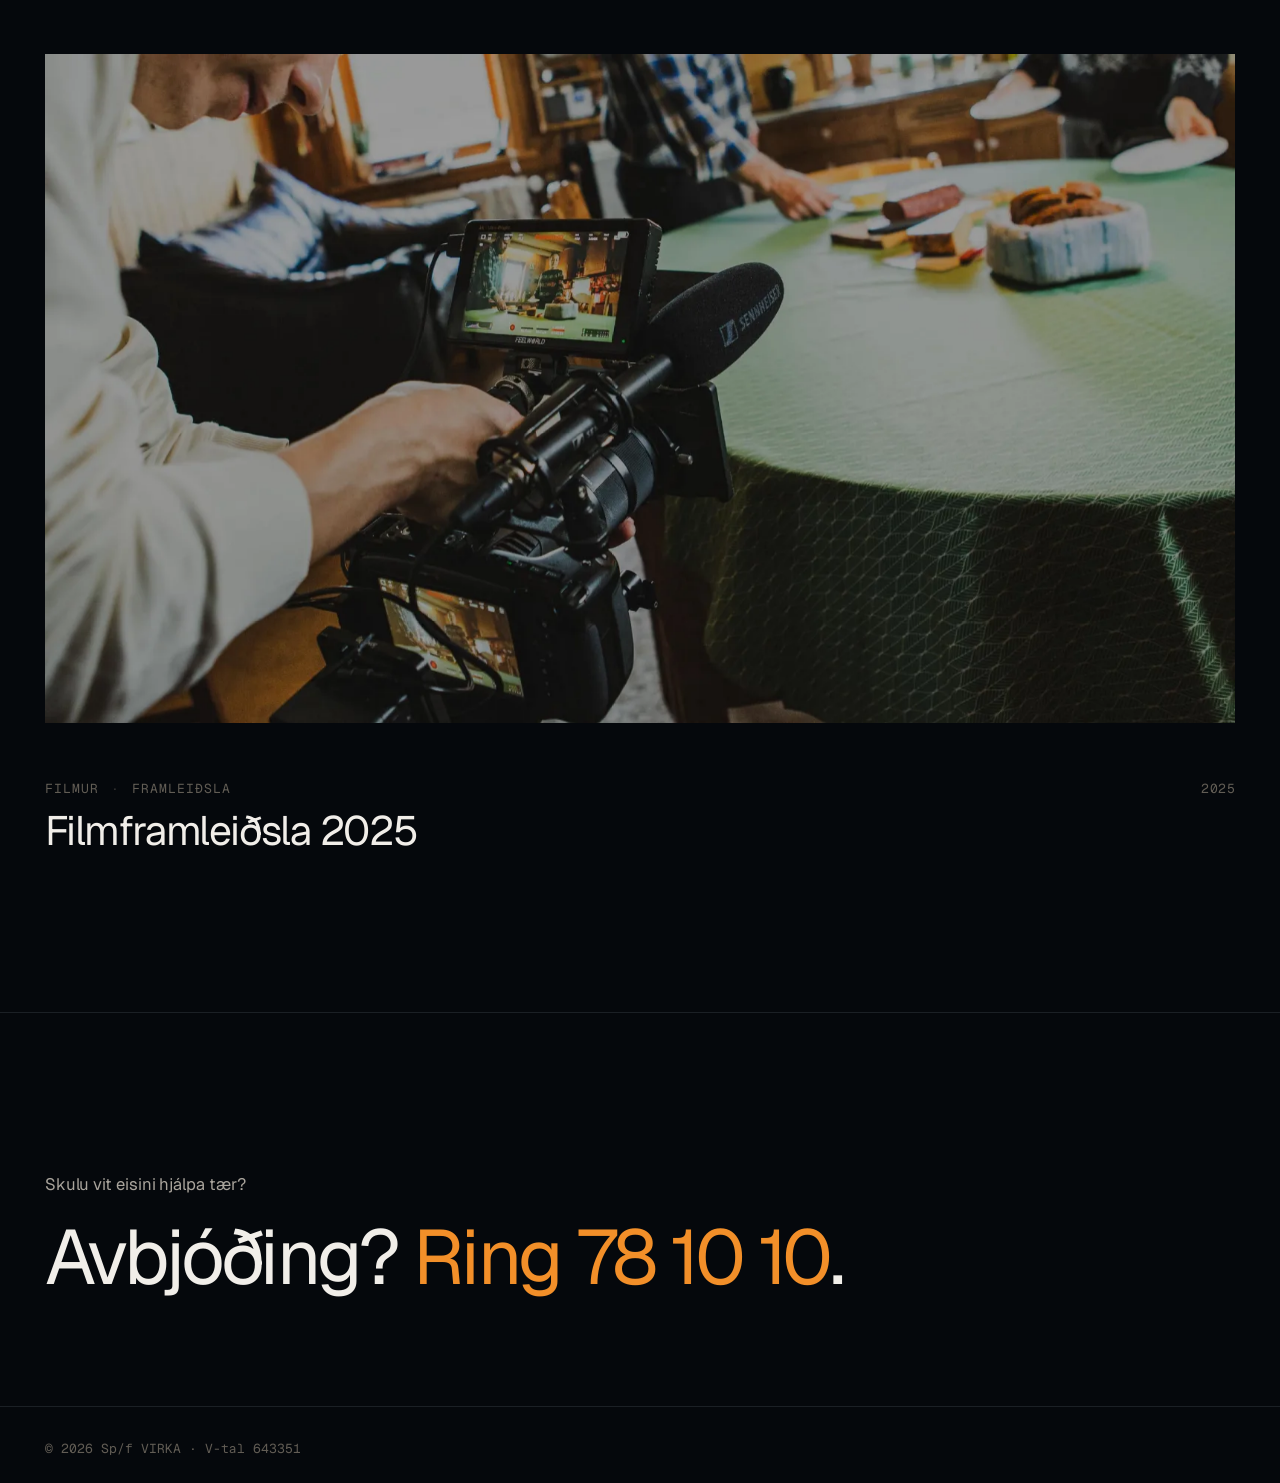
<file: avrik.html>
<!DOCTYPE html>
<html lang="fo">
<head>
<meta charset="UTF-8">
<meta name="viewport" content="width=device-width, initial-scale=1.0">
<script>
(function(){
  try {
    var m = document.cookie.match(/(?:^|;\s*)virka-theme=(dark|light)/);
    if (m && m[1] === 'light') {
      document.documentElement.setAttribute('data-theme', 'light');
    }
  } catch(e) {}
})();
</script>

<title>Avrik / VIRKA</title>
<meta name="description" content="Eitt yvirlit yvir avrik hjá VIRKA, frá Jobmatch til Visit North, frá Immuk til Úr haga á hill.">
<link rel="canonical" href="https://virka.fo/avrik">

<meta property="og:type" content="website">
<meta property="og:title" content="Avrik, VIRKA">
<meta property="og:description" content="Eitt yvirlit yvir okkara avrik.">
<meta property="og:url" content="https://virka.fo/avrik">
<meta property="og:site_name" content="VIRKA">
<meta property="og:locale" content="fo_FO">
<meta property="og:image" content="https://virka.fo/avrik/assets/cases/jm25-posters.webp">

<meta name="theme-color" content="#181d27">
<meta name="view-transition" content="same-origin">
<link rel="icon" href="data:image/svg+xml,%3Csvg xmlns='http://www.w3.org/2000/svg' viewBox='0 0 32 32'%3E%3Crect width='32' height='32' rx='4' fill='%23181d27'/%3E%3Ctext x='16' y='22' text-anchor='middle' font-family='sans-serif' font-weight='500' font-size='17' fill='%23f0eadd'%3EV%3C/text%3E%3C/svg%3E">
<link rel="preconnect" href="https://fonts.googleapis.com">
<link rel="preconnect" href="https://fonts.gstatic.com" crossorigin>
<link href="https://fonts.googleapis.com/css2?family=Geist:wght@300;400;500;600&family=Geist+Mono:wght@400;500&display=swap" rel="stylesheet">
<link rel="stylesheet" href="styles.css">
</head>
<body>

<header class="site-header" role="banner">
  <a href="index.html" class="brand" aria-label="VIRKA, heim">
    <svg class="brand-logo" viewBox="0 0 804.24 224.01" fill="currentColor" aria-hidden="true">
      <path d="M362.9,136.19h18.42c24.49,0,33.45-14.23,33.45-40.14v-54.77c0-24.01-6.42-40.62-34.42-40.62h-106.78l19.98,26.94h78.22c13.52,0,16.31,4.65,16.31,18.68v44.79c0,14.6-2.63,18.19-14.92,18.19h-61.57l85.34,114.76h31.07l-65.09-87.82Z"/>
      <rect x="215.77" width="26.91" height="223.52"/>
      <polygon points="87.77 182.72 29.43 .08 0 .08 71.1 223.67 104.15 223.67 175.51 .08 148.27 .08 87.77 182.72"/>
      <rect x="458.77" width="26.9" height="223.52"/>
      <polygon points="578.72 .06 493.26 109.43 578.71 223.81 609.43 223.81 524.87 109.49 610.63 .41 578.72 .06"/>
      <polygon points="733.13 .08 700.08 .08 628.72 223.67 655.95 223.67 716.45 41.02 774.38 222.32 774.8 223.67 804.24 223.67 733.13 .08"/>
    </svg>
  </a>
  <div class="header-right">
    <nav class="nav" aria-label="Høvuðsleiðing">
    <a href="avrik.html" aria-current="page">Avrik</a>
    <a href="tilgongd.html">Tilgongd</a>
    <a href="index.html#starvsfolk">Starvsfólk</a>
    <a href="jazz-og-tvass.html">Jazz og Tvass</a>
    <a href="index.html#samband">Samband</a>
  </nav>
    <button class="theme-toggle" type="button" aria-label="Skift tema">
      <svg class="icon-sun" viewBox="0 0 24 24" fill="none" stroke="currentColor" stroke-width="1.6" stroke-linecap="round" stroke-linejoin="round" aria-hidden="true">
        <circle cx="12" cy="12" r="4"/>
        <path d="M12 2v2M12 20v2M4.93 4.93l1.41 1.41M17.66 17.66l1.41 1.41M2 12h2M20 12h2M4.93 19.07l1.41-1.41M17.66 6.34l1.41-1.41"/>
      </svg>
      <svg class="icon-moon" viewBox="0 0 24 24" fill="none" stroke="currentColor" stroke-width="1.6" stroke-linecap="round" stroke-linejoin="round" aria-hidden="true">
        <path d="M21 12.79A9 9 0 1 1 11.21 3 7 7 0 0 0 21 12.79z"/>
      </svg>
    </button>
    <button class="menu-toggle" aria-label="Lat upp menu">Menu</button>
  </div>
</header>

<div class="mobile-nav" role="dialog" aria-modal="true" aria-label="Menu">
  <button class="mobile-nav-close">Lat aftur</button>
  <ul class="mobile-nav-list">
    <li><a href="index.html">Heim</a></li>
    <li><a href="avrik.html">Avrik</a></li>
    <li><a href="tilgongd.html">Tilgongd</a></li>
    <li><a href="index.html#starvsfolk">Starvsfólk</a></li>
    <li><a href="jazz-og-tvass.html">Jazz og Tvass</a></li>
    <li><a href="index.html#samband">Samband</a></li>
  </ul>
</div>

<main>

  <!-- HEADER — quiet title, single sentence -->
  <section class="cases-index-head">
    <p class="cases-index-eyebrow">Avrik · 2025–2026</p>
    <h1 class="cases-index-title">Hvat vit hava gjørt.</h1>
    <p class="cases-index-lead">
      Fimm avrik. Brand, filmur, sniðgeving, outdoor. Hvør og eitt avgjørt
      av tí, sum kundin trongdi til.
    </p>
  </section>

  <!-- GRID — same view-transition hooks as the homepage tiles -->
  <section class="cases-index-grid">

    <article class="case-row">
      <a href="jobmatch-2025.html" class="tile full" aria-label="Jobmatch 2025">
        <div class="tile-media transition-media-jobmatch">
          <img src="assets/cases/jm25-posters.webp" alt="Jobmatch 2025 lýsingaskíggjar" loading="lazy">
        </div>
      </a>
      <div class="tile-caption">
        <div class="left">
          <p class="tile-tag"><span>Brand</span><span>Filmur</span><span>Outdoor</span></p>
          <h2 class="tile-title transition-title-jobmatch">Jobmatch 2025</h2>
        </div>
        <span class="tile-year">2026 · Syntesa</span>
      </div>
    </article>

    <div class="case-row two-up">
      <article>
        <a href="visit-north.html" class="tile portrait" aria-label="Visit North">
          <div class="tile-media transition-media-visitnorth">
            <img src="assets/cases/visit-north-hero.webp" alt="Visit North brand" loading="lazy">
          </div>
        </a>
        <div class="tile-caption">
          <div class="left">
            <p class="tile-tag"><span>Brand</span><span>Sniðgeving</span></p>
            <h2 class="tile-title transition-title-visitnorth">Visit North</h2>
          </div>
          <span class="tile-year">2025</span>
        </div>
      </article>

      <article>
        <a href="immuk.html" class="tile portrait" aria-label="Immuk">
          <div class="tile-media transition-media-immuk">
            <video autoplay muted loop playsinline preload="metadata" poster="assets/cases/immuk-1.webp">
              <source src="assets/cases/immuk-video.mp4" type="video/mp4">
            </video>
          </div>
        </a>
        <div class="tile-caption">
          <div class="left">
            <p class="tile-tag"><span>Brand</span><span>Pakkasnið</span></p>
            <h2 class="tile-title transition-title-immuk">Immuk</h2>
          </div>
          <span class="tile-year">2025 · Raska</span>
        </div>
      </article>
    </div>

    <article class="case-row">
      <a href="ur-haga-a-hill.html" class="tile full" aria-label="Úr haga á hill">
        <div class="tile-media">
          <video autoplay muted loop playsinline preload="metadata">
            <source src="assets/cases/haga-video.mp4" type="video/mp4">
          </video>
        </div>
      </a>
      <div class="tile-caption">
        <div class="left">
          <p class="tile-tag"><span>Strategi</span><span>Brand</span><span>Kampanja</span></p>
          <h2 class="tile-title">Úr haga á hill</h2>
        </div>
        <span class="tile-year">2025</span>
      </div>
    </article>

    <article class="case-row">
      <a href="filmframleidsla.html" class="tile full" aria-label="Filmframleiðsla">
        <div class="tile-media">
          <img src="assets/cases/production.webp" alt="Filmframleiðsla hjá VIRKA" loading="lazy">
        </div>
      </a>
      <div class="tile-caption">
        <div class="left">
          <p class="tile-tag"><span>Filmur</span><span>Framleiðsla</span></p>
          <h2 class="tile-title">Filmframleiðsla 2025</h2>
        </div>
        <span class="tile-year">2025</span>
      </div>
    </article>

  </section>

  <!-- CTA -->
  <section class="case-cta">
    <p class="case-cta-eyebrow">Skulu vit eisini hjálpa tær?</p>
    <h2 class="case-cta-title">
      Avbjóðing? <a href="tel:+298781010">Ring 78 10 10</a>.
    </h2>
  </section>

</main>

<footer class="site-footer">
  <div class="footer-base">
    <span>© 2026 Sp/f VIRKA · V-tal 643351</span>
  </div>
</footer>

<script src="script.js"></script>
</body>
</html>
</file>
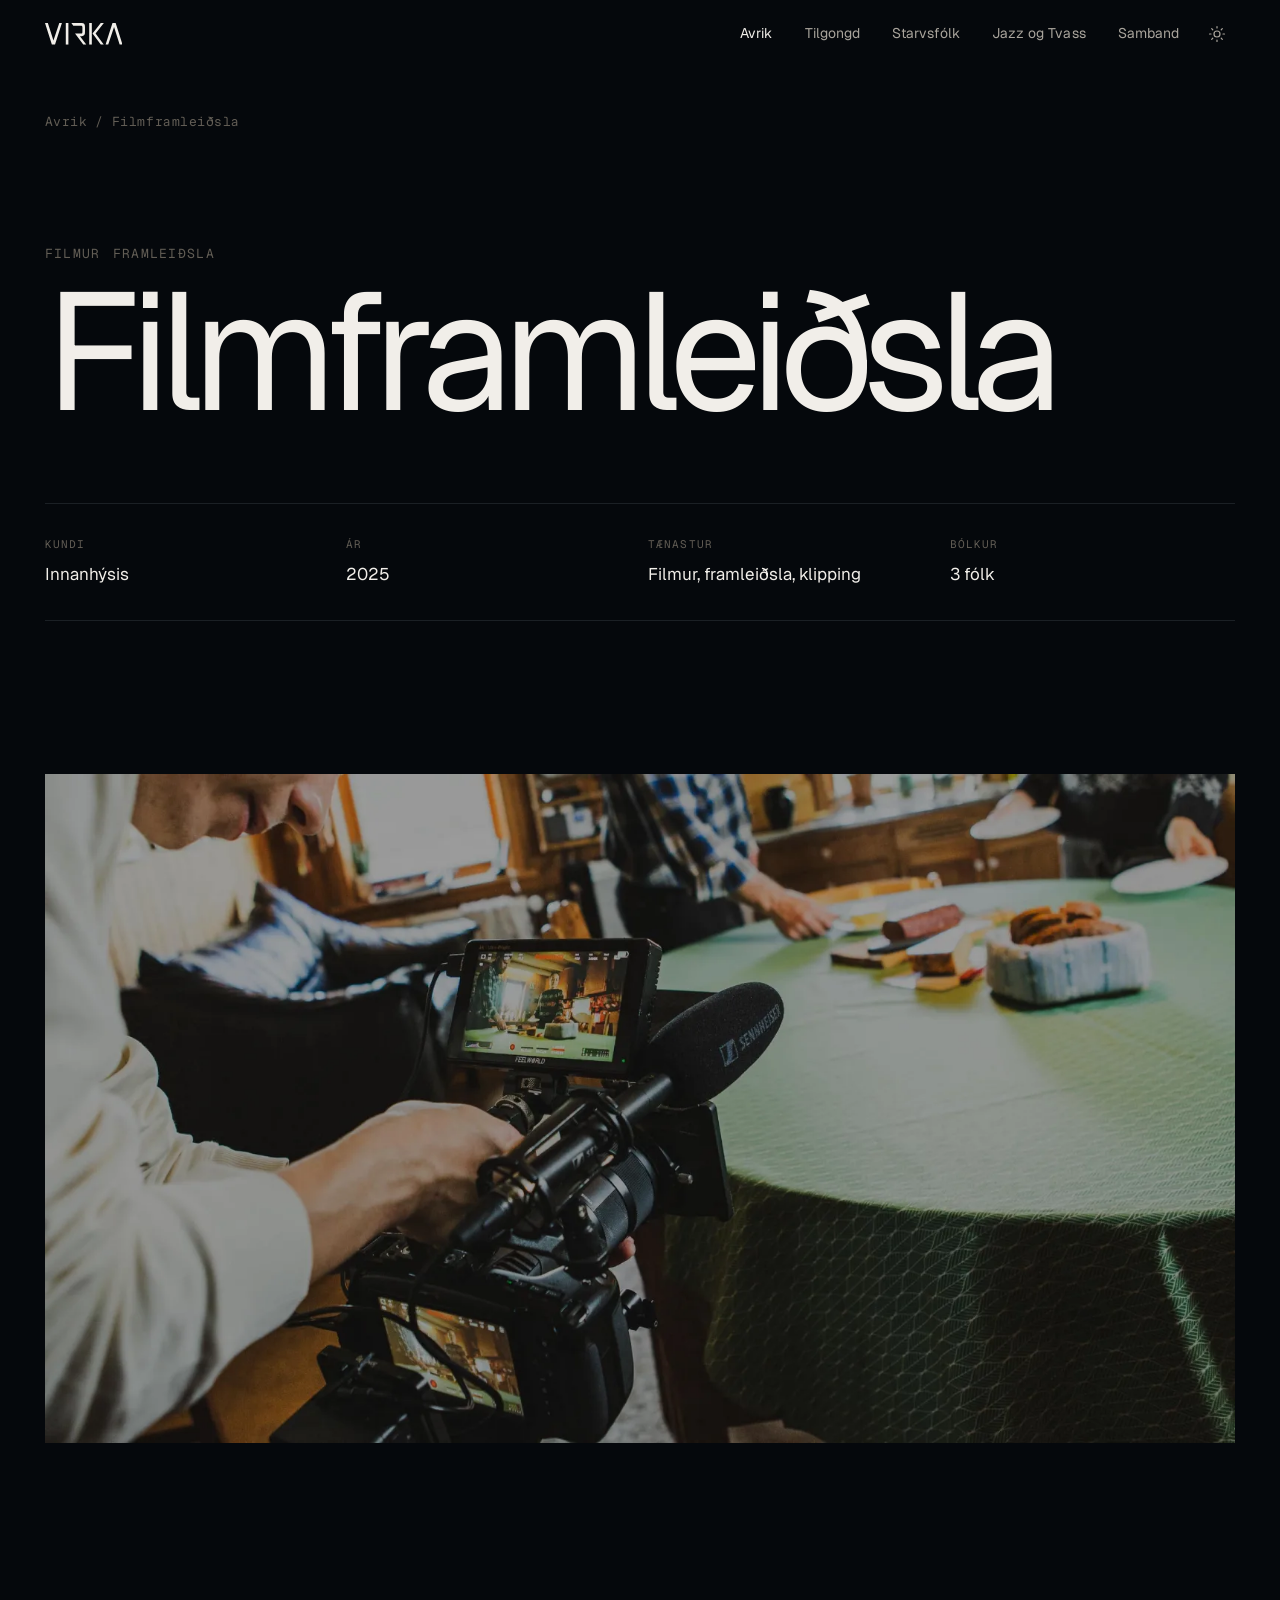
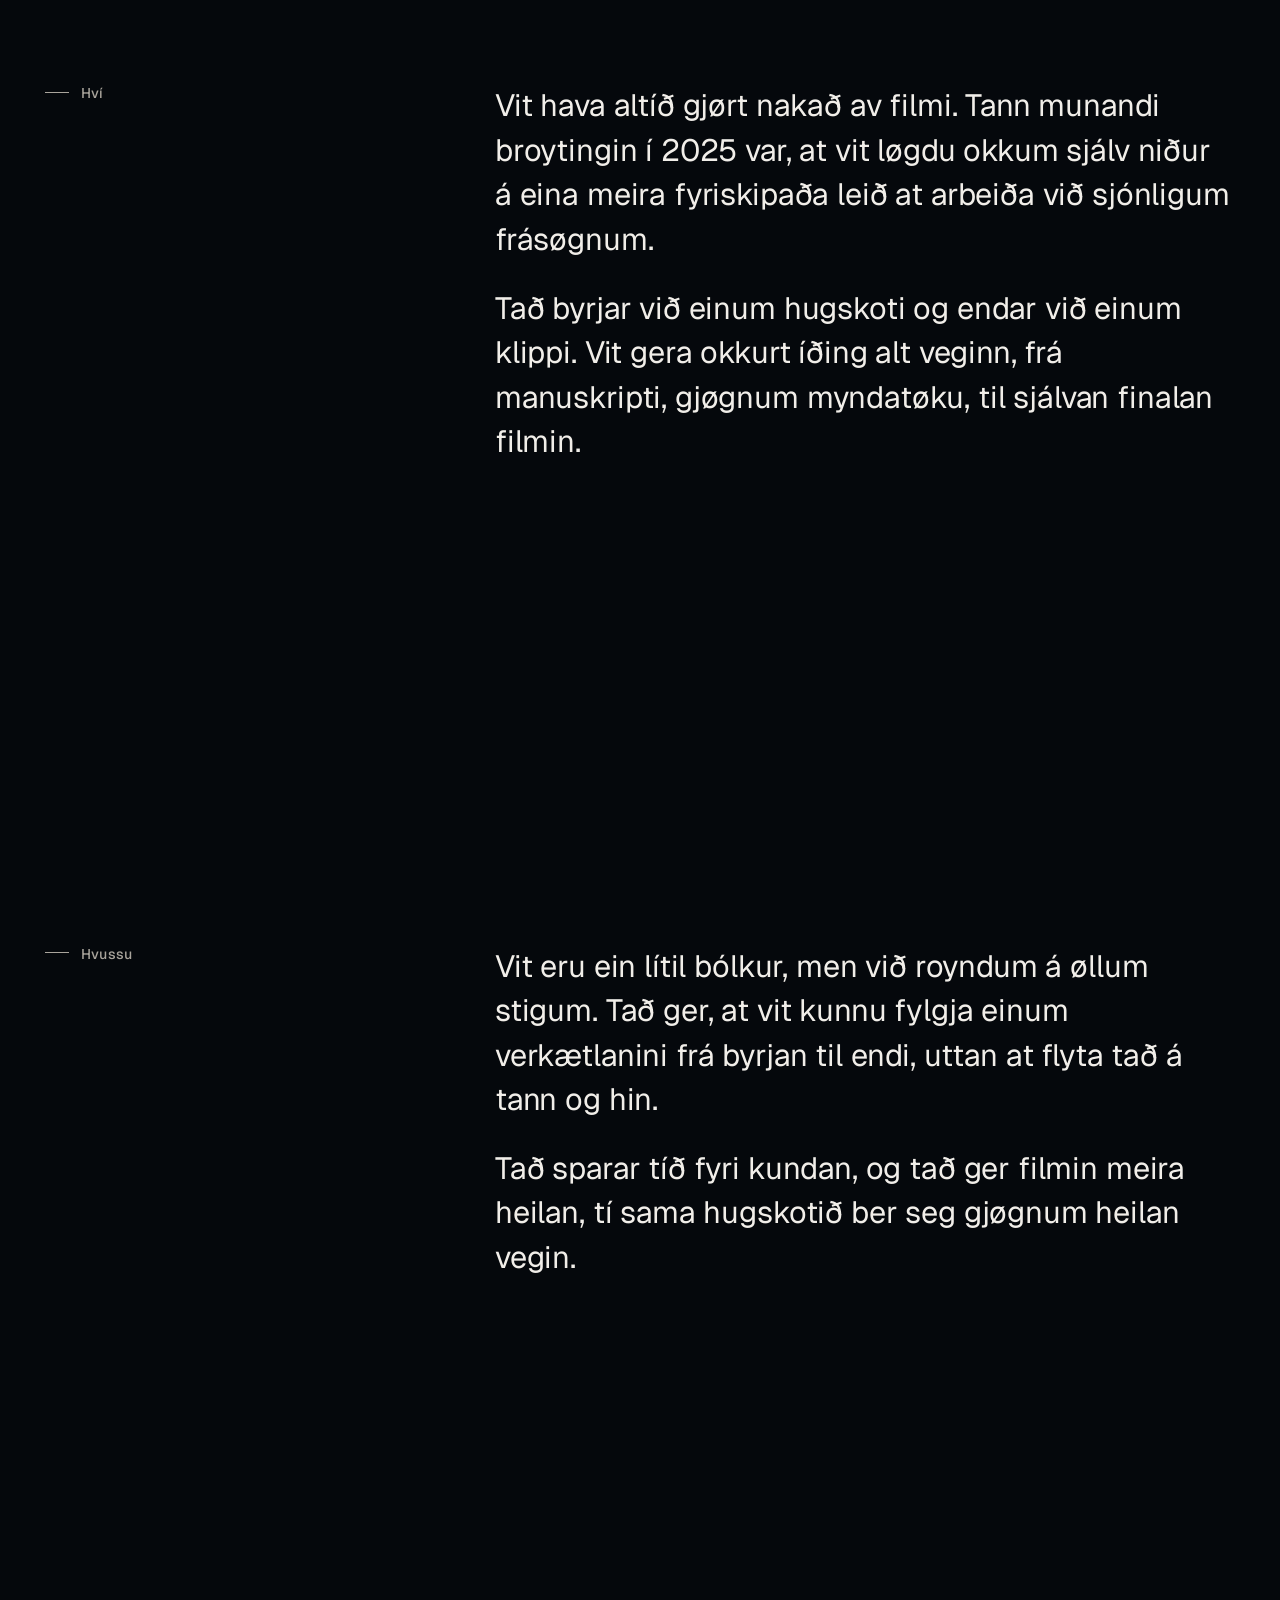
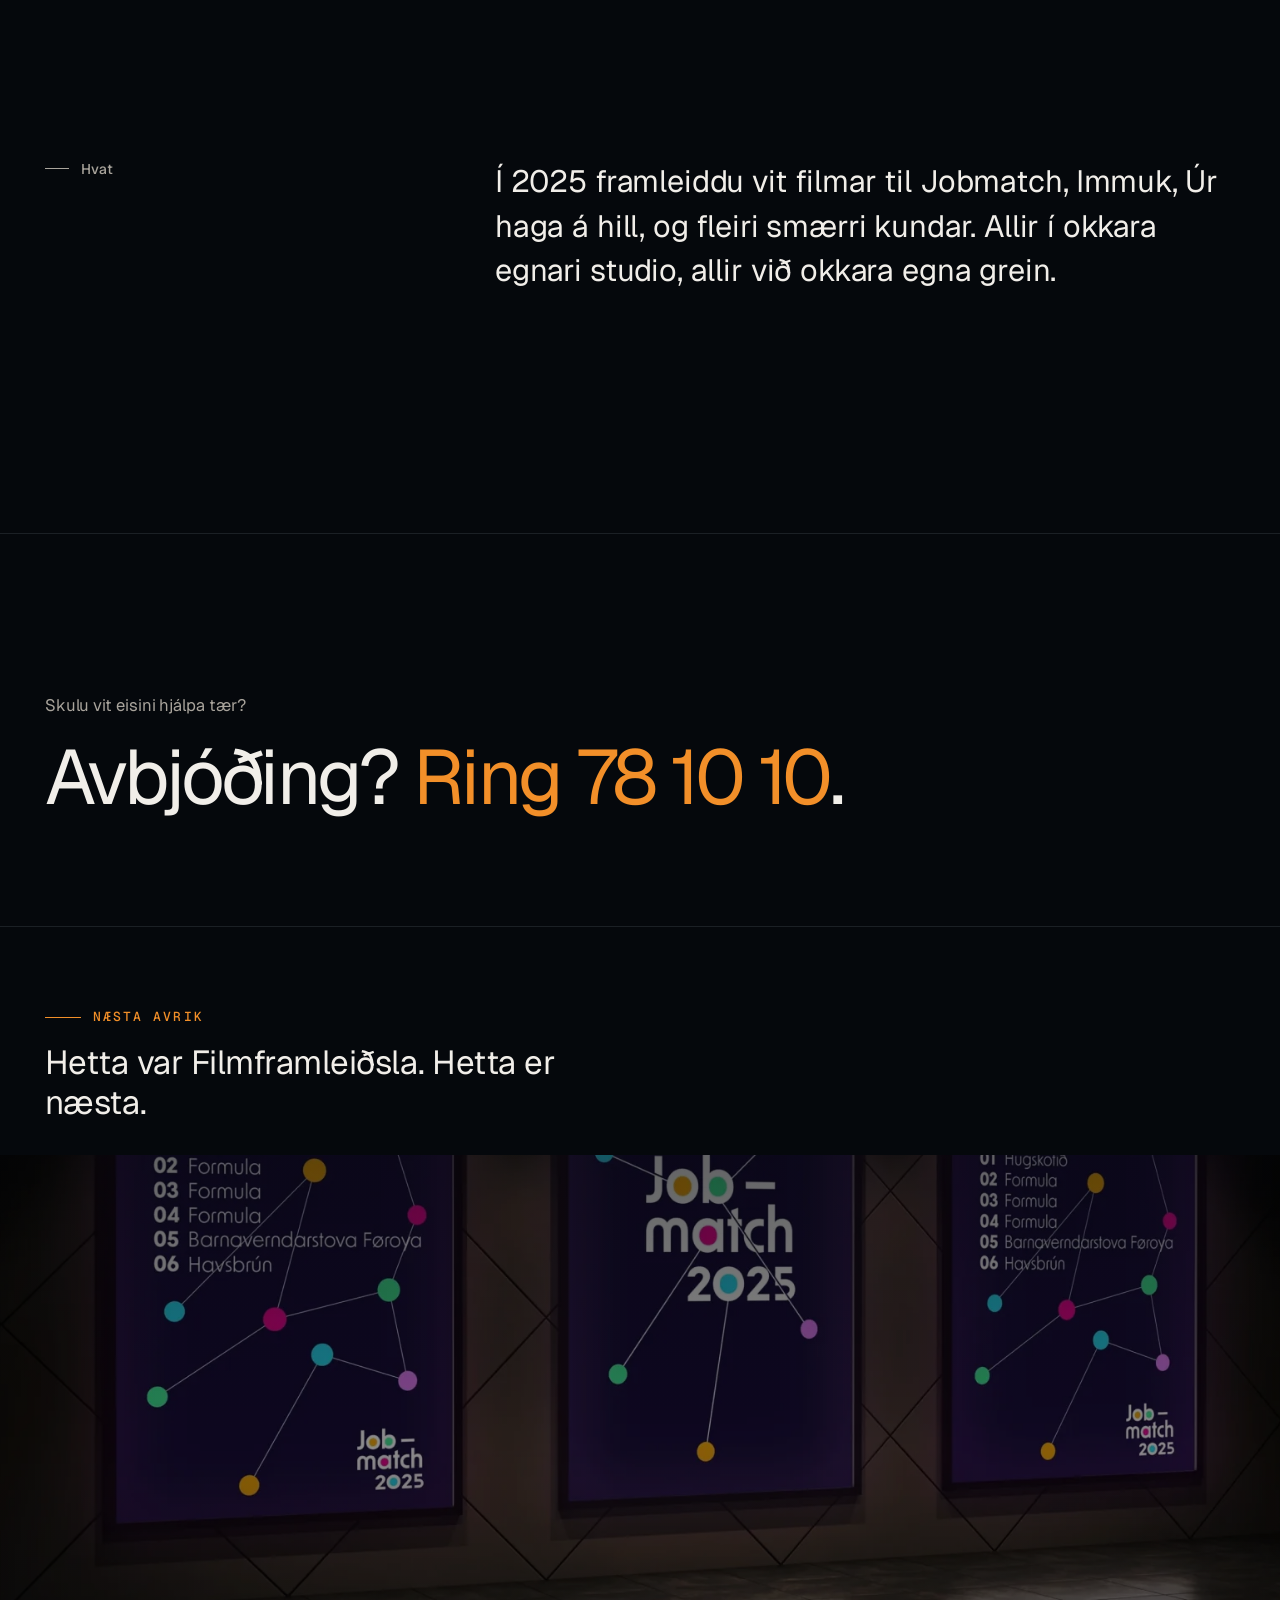
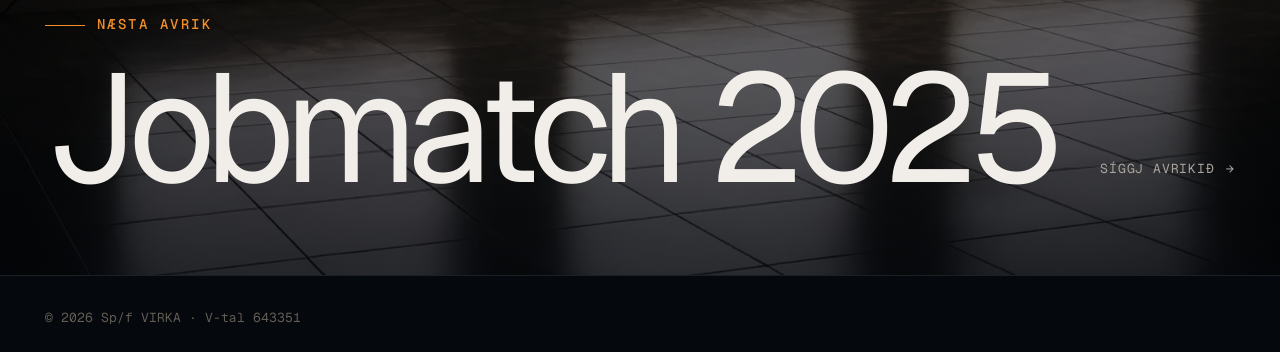
<file: filmframleidsla.html>
<!DOCTYPE html>
<html lang="fo">
<head>
<meta charset="UTF-8">
<meta name="viewport" content="width=device-width, initial-scale=1.0">
<script>
(function(){
  try {
    var m = document.cookie.match(/(?:^|;\s*)virka-theme=(dark|light)/);
    if (m && m[1] === 'light') {
      document.documentElement.setAttribute('data-theme', 'light');
    }
  } catch(e) {}
})();
</script>

<title>Filmframleiðsla / VIRKA</title>
<meta name="description" content="Vit framleiða filmar, allan vegin frá hugskoti til endaligan klipping.">
<link rel="canonical" href="https://virka.fo/avrik/filmframleidsla">

<meta property="og:type" content="article">
<meta property="og:title" content="Filmframleiðsla, VIRKA">
<meta property="og:description" content="Innanhýsis filmframleiðsla, frá hugskoti til klipping.">
<meta property="og:url" content="https://virka.fo/avrik/filmframleidsla">
<meta property="og:site_name" content="VIRKA">
<meta property="og:locale" content="fo_FO">
<meta property="og:image" content="https://virka.fo/avrik/filmframleidsla/assets/cases/production.webp">
<meta property="og:image:alt" content="VIRKA filmframleiðsla, bak myndatøkuna">
<meta property="article:author" content="VIRKA">
<meta property="article:published_time" content="2025-12-01">
<meta property="article:tag" content="Filmur">
<meta property="article:tag" content="Framleiðsla">

<meta name="twitter:card" content="summary_large_image">
<meta name="twitter:title" content="Filmframleiðsla / VIRKA">
<meta name="twitter:description" content="Innanhýsis filmframleiðsla.">
<meta name="twitter:image" content="https://virka.fo/avrik/filmframleidsla/assets/cases/production.webp">

<meta name="theme-color" content="#181d27">
<meta name="view-transition" content="same-origin">
<link rel="icon" href="data:image/svg+xml,%3Csvg xmlns='http://www.w3.org/2000/svg' viewBox='0 0 32 32'%3E%3Crect width='32' height='32' rx='4' fill='%23181d27'/%3E%3Ctext x='16' y='22' text-anchor='middle' font-family='sans-serif' font-weight='500' font-size='17' fill='%23f0eadd'%3EV%3C/text%3E%3C/svg%3E">
<link rel="preconnect" href="https://fonts.googleapis.com">
<link rel="preconnect" href="https://fonts.gstatic.com" crossorigin>
<link href="https://fonts.googleapis.com/css2?family=Geist:wght@300;400;500;600&family=Geist+Mono:wght@400;500&display=swap" rel="stylesheet">
<link rel="stylesheet" href="styles.css">

<script type="application/ld+json">
{
  "@context": "https://schema.org",
  "@type": "CreativeWork",
  "name": "Filmframleiðsla",
  "headline": "Innanhýsis filmframleiðsla",
  "creator": { "@type": "Organization", "name": "VIRKA", "url": "https://virka.fo" },
  "dateCreated": "2025",
  "image": "https://virka.fo/avrik/filmframleidsla/assets/cases/production.webp",
  "description": "Vit framleiða filmar, allan vegin frá hugskoti til endaligan klipping.",
  "inLanguage": "fo"
}
</script>
</head>
<body>

<header class="site-header" role="banner">
  <a href="index.html" class="brand" aria-label="VIRKA, heim">
    <svg class="brand-logo" viewBox="0 0 804.24 224.01" fill="currentColor" aria-hidden="true">
      <path d="M362.9,136.19h18.42c24.49,0,33.45-14.23,33.45-40.14v-54.77c0-24.01-6.42-40.62-34.42-40.62h-106.78l19.98,26.94h78.22c13.52,0,16.31,4.65,16.31,18.68v44.79c0,14.6-2.63,18.19-14.92,18.19h-61.57l85.34,114.76h31.07l-65.09-87.82Z"/>
      <rect x="215.77" width="26.91" height="223.52"/>
      <polygon points="87.77 182.72 29.43 .08 0 .08 71.1 223.67 104.15 223.67 175.51 .08 148.27 .08 87.77 182.72"/>
      <rect x="458.77" width="26.9" height="223.52"/>
      <polygon points="578.72 .06 493.26 109.43 578.71 223.81 609.43 223.81 524.87 109.49 610.63 .41 578.72 .06"/>
      <polygon points="733.13 .08 700.08 .08 628.72 223.67 655.95 223.67 716.45 41.02 774.38 222.32 774.8 223.67 804.24 223.67 733.13 .08"/>
    </svg>
  </a>
  <div class="header-right">
    <nav class="nav" aria-label="Høvuðsleiðing">
      <a href="avrik.html" aria-current="page">Avrik</a>
      <a href="tilgongd.html">Tilgongd</a>
      <a href="index.html#starvsfolk">Starvsfólk</a>
      <a href="jazz-og-tvass.html">Jazz og Tvass</a>
      <a href="index.html#samband">Samband</a>
    </nav>
    <button class="theme-toggle" type="button" aria-label="Skift tema">
      <svg class="icon-sun" viewBox="0 0 24 24" fill="none" stroke="currentColor" stroke-width="1.6" stroke-linecap="round" stroke-linejoin="round" aria-hidden="true">
        <circle cx="12" cy="12" r="4"/>
        <path d="M12 2v2M12 20v2M4.93 4.93l1.41 1.41M17.66 17.66l1.41 1.41M2 12h2M20 12h2M4.93 19.07l1.41-1.41M17.66 6.34l1.41-1.41"/>
      </svg>
      <svg class="icon-moon" viewBox="0 0 24 24" fill="none" stroke="currentColor" stroke-width="1.6" stroke-linecap="round" stroke-linejoin="round" aria-hidden="true">
        <path d="M21 12.79A9 9 0 1 1 11.21 3 7 7 0 0 0 21 12.79z"/>
      </svg>
    </button>
    <button class="menu-toggle" aria-label="Lat upp menu">Menu</button>
  </div>
</header>

<div class="mobile-nav" role="dialog" aria-modal="true" aria-label="Menu">
  <button class="mobile-nav-close">Lat aftur</button>
  <ul class="mobile-nav-list">
    <li><a href="index.html">Heim</a></li>
    <li><a href="avrik.html">Avrik</a></li>
    <li><a href="tilgongd.html">Tilgongd</a></li>
    <li><a href="index.html#starvsfolk">Starvsfólk</a></li>
    <li><a href="jazz-og-tvass.html">Jazz og Tvass</a></li>
    <li><a href="index.html#samband">Samband</a></li>
  </ul>
</div>

<main>

  <article>

    <section class="detail-hero">
      <nav class="detail-breadcrumb" aria-label="Brot">
        <a href="avrik.html">Avrik</a>
        <span aria-hidden="true">/</span>
        <span>Filmframleiðsla</span>
      </nav>

      <p class="detail-eyebrow">
        <span>Filmur</span><span>Framleiðsla</span>
      </p>

      <h1 class="detail-title">Filmframleiðsla</h1>

      <dl class="detail-meta">
        <div><dt>Kundi</dt><dd>Innanhýsis</dd></div>
        <div><dt>Ár</dt><dd>2025</dd></div>
        <div><dt>Tænastur</dt><dd>Filmur, framleiðsla, klipping</dd></div>
        <div><dt>Bólkur</dt><dd>3 fólk</dd></div>
      </dl>
    </section>

    <div class="detail-cover">
      <img src="assets/cases/production.webp" alt="VIRKA filmframleiðsla, bak myndatøkuna" fetchpriority="high">
    </div>

    <div class="detail-body">
      <section class="detail-section">
        <h2>Hví</h2>
        <div class="body-text">
          <p>
            Vit hava altíð gjørt nakað av filmi. Tann munandi broytingin í 2025
            var, at vit løgdu okkum sjálv niður á eina meira fyriskipaða leið
            at arbeiða við sjónligum frásøgnum.
          </p>
          <p>
            Tað byrjar við einum hugskoti og endar við einum klippi. Vit gera
            okkurt íðing alt veginn, frá manuskripti, gjøgnum myndatøku, til
            sjálvan finalan filmin.
          </p>
        </div>
      </section>
    </div>

    <div class="detail-body">
      <section class="detail-section">
        <h2>Hvussu</h2>
        <div class="body-text">
          <p>
            Vit eru ein lítil bólkur, men við royndum á øllum stigum. Tað ger,
            at vit kunnu fylgja einum verkætlanini frá byrjan til endi, uttan
            at flyta tað á tann og hin.
          </p>
          <p>
            Tað sparar tíð fyri kundan, og tað ger filmin meira heilan, tí
            sama hugskotið ber seg gjøgnum heilan vegin.
          </p>
        </div>
      </section>
    </div>

    <div class="detail-body">
      <section class="detail-section">
        <h2>Hvat</h2>
        <div class="body-text">
          <p>
            Í 2025 framleiddu vit filmar til Jobmatch, Immuk, Úr haga á hill,
            og fleiri smærri kundar. Allir í okkara egnari studio, allir við
            okkara egna grein.
          </p>
        </div>
      </section>
    </div>

  </article>

  <!-- CTA -->
  <section class="case-cta">
    <p class="case-cta-eyebrow">Skulu vit eisini hjálpa tær?</p>
    <h2 class="case-cta-title">
      Avbjóðing? <a href="tel:+298781010">Ring 78 10 10</a>.
    </h2>
  </section>

  <!-- Lead-in to next case -->
  <div class="next-case-intro">
    <p class="label">Næsta avrik</p>
    <p class="lead-in">Hetta var Filmframleiðsla. Hetta er næsta.</p>
  </div>

  <!-- NEXT CASE: loop back to Jobmatch -->
  <a class="next-case" href="jobmatch-2025.html" aria-label="Næsta avrik: Jobmatch 2025">
    <div class="next-media transition-media-jobmatch">
      <img src="assets/cases/jm25-posters.webp" alt="Jobmatch 2025 lýsingaskíggjar" loading="lazy">
    </div>
    <div class="next-overlay" aria-hidden="true"></div>
    <div class="next-content">
      <div>
        <p class="next-eyebrow">Næsta avrik</p>
        <h2 class="next-title transition-title-jobmatch">Jobmatch 2025</h2>
      </div>
      <span class="next-cue">
        <span>Síggj avrikið</span>
        <span class="arrow" aria-hidden="true">→</span>
      </span>
    </div>
  </a>

</main>

<footer class="site-footer">
  <div class="footer-base">
    <span>© 2026 Sp/f VIRKA · V-tal 643351</span>
  </div>
</footer>

<script src="https://cdn.jsdelivr.net/npm/gsap@3.12.5/dist/gsap.min.js"></script>
<script src="script.js"></script>
</body>
</html>
</file>
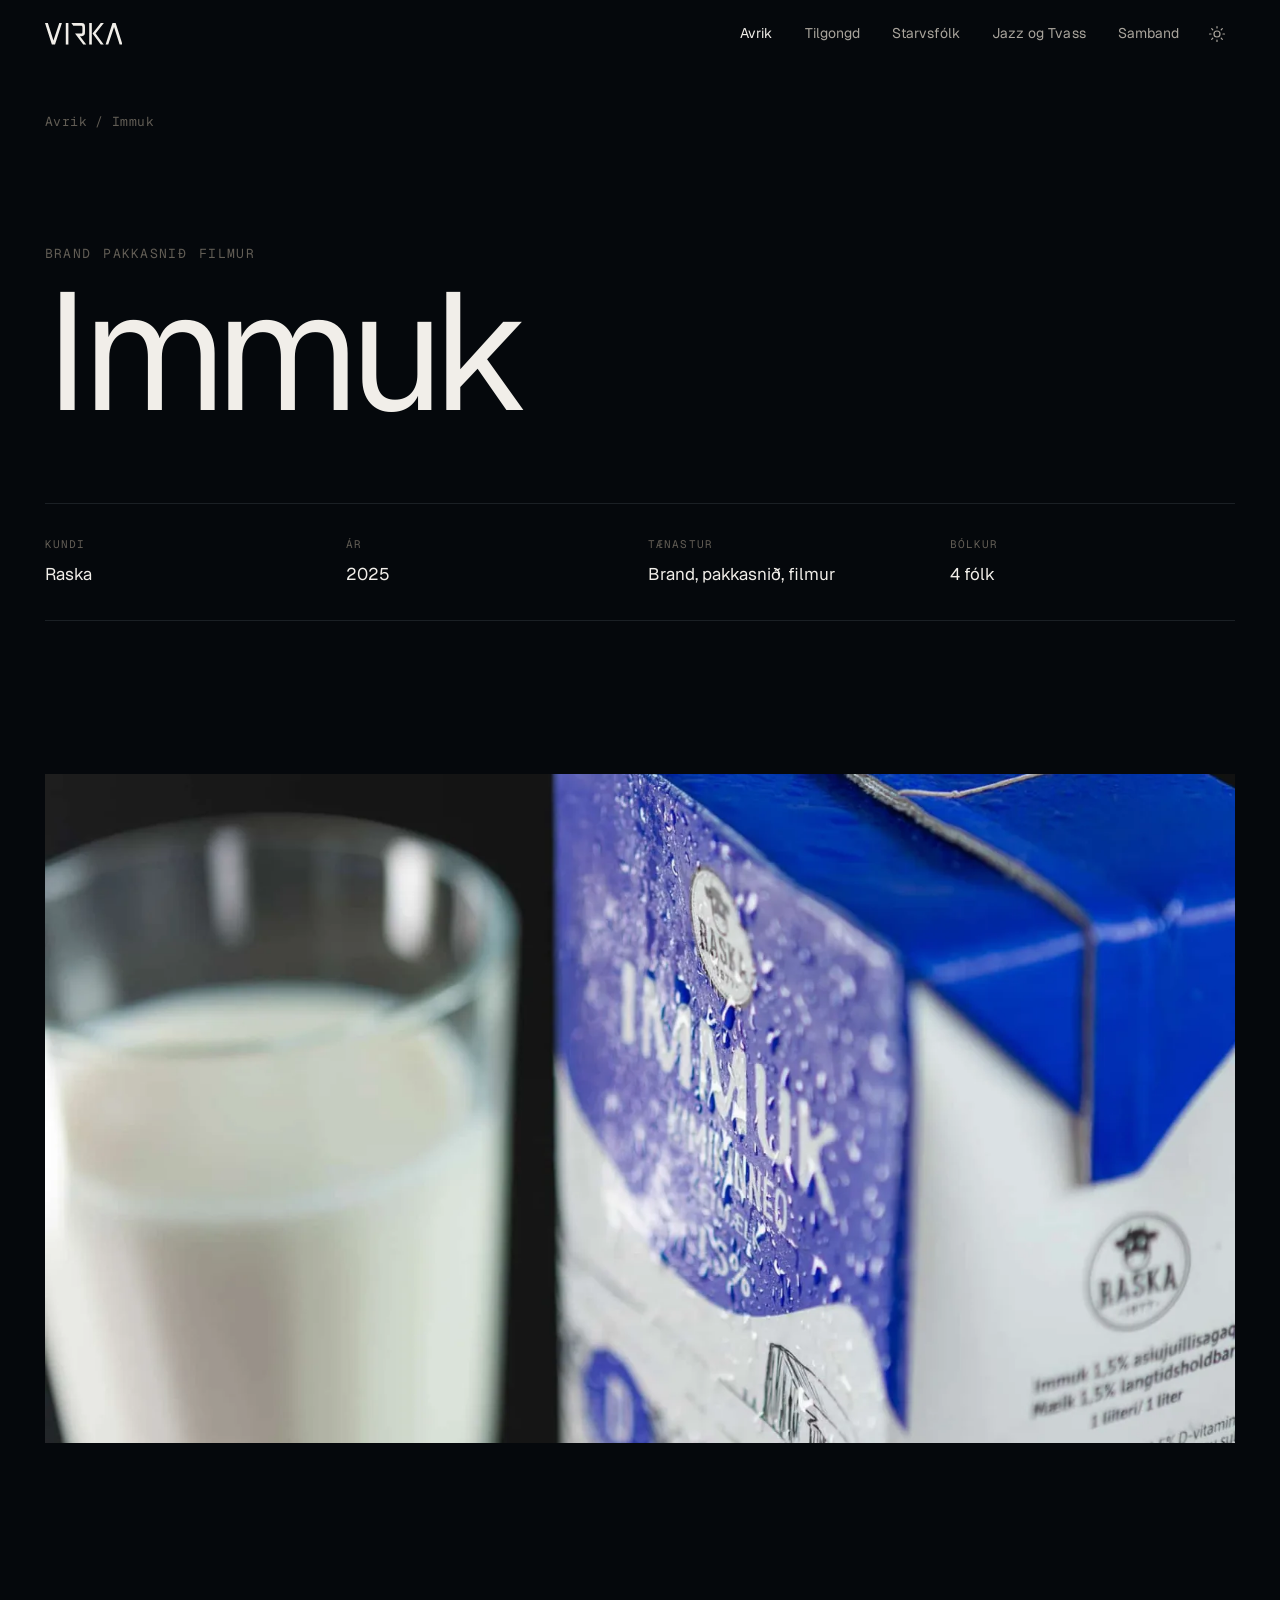
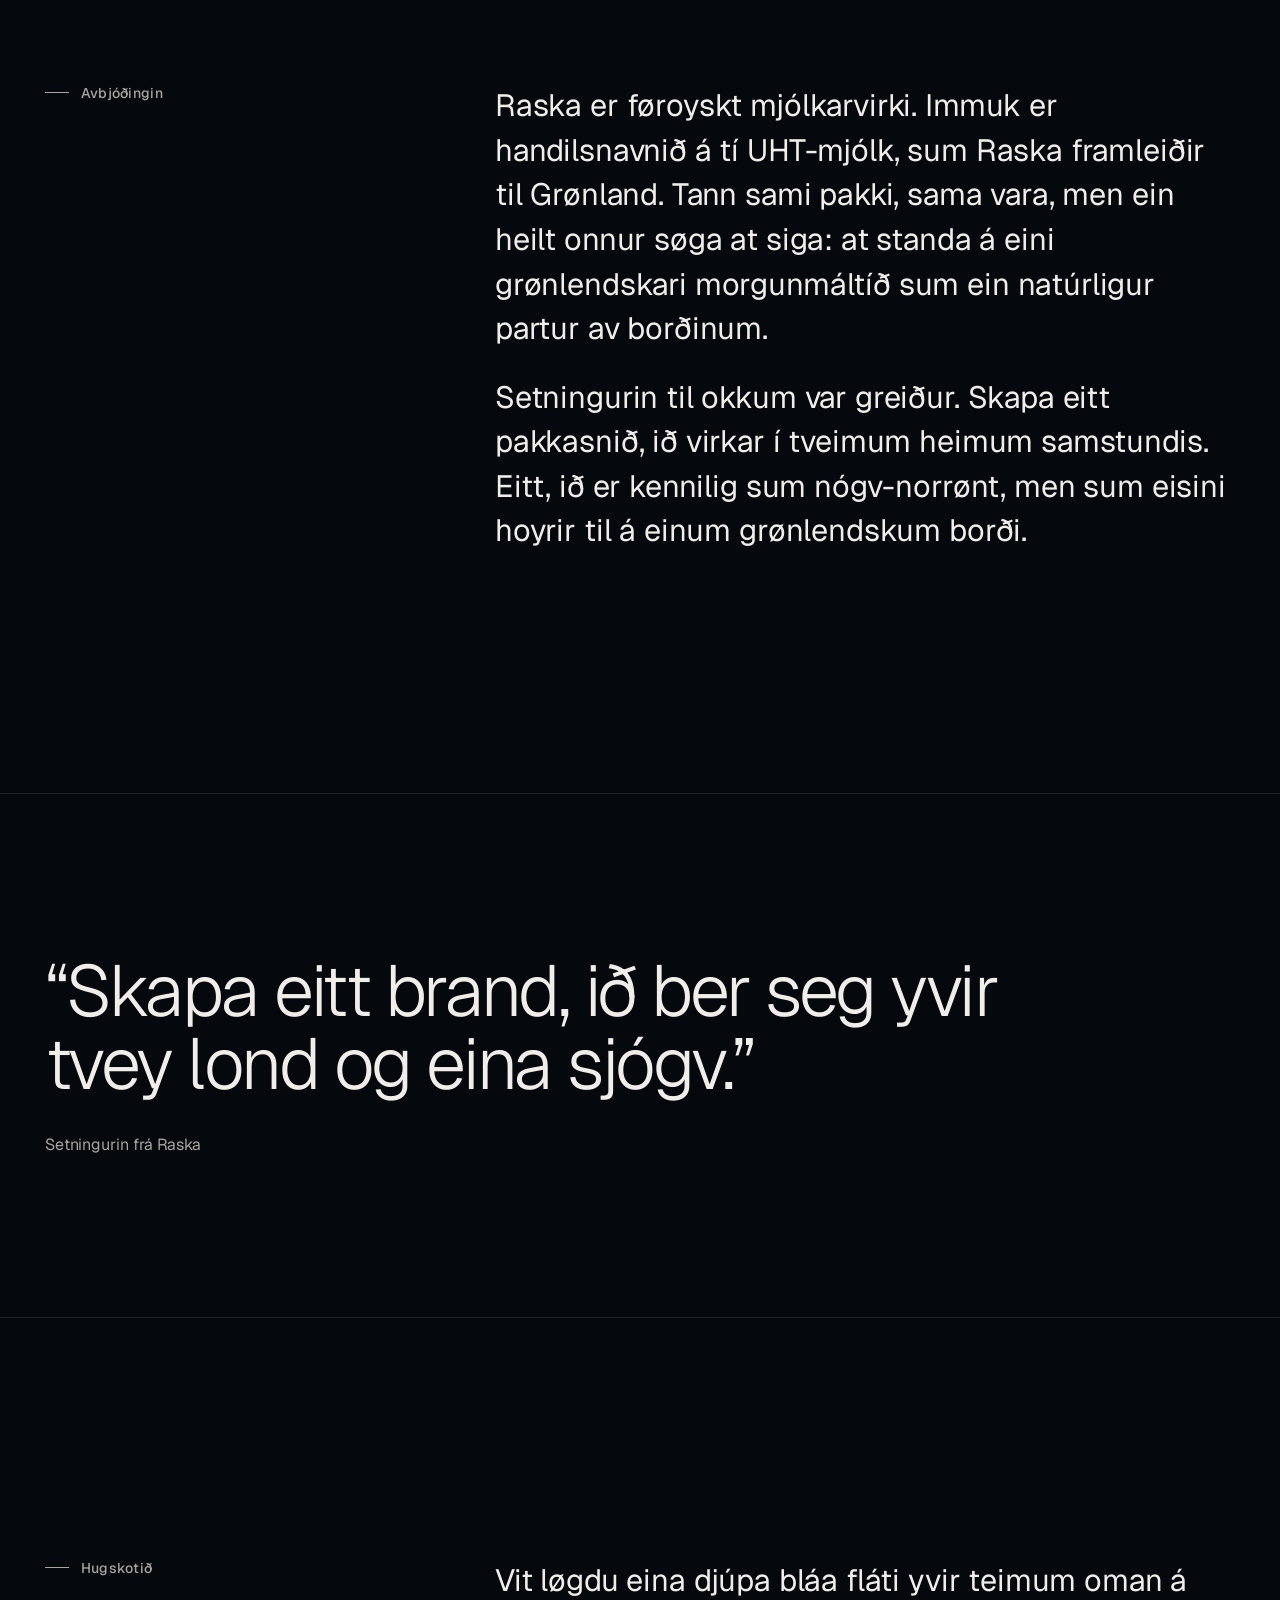
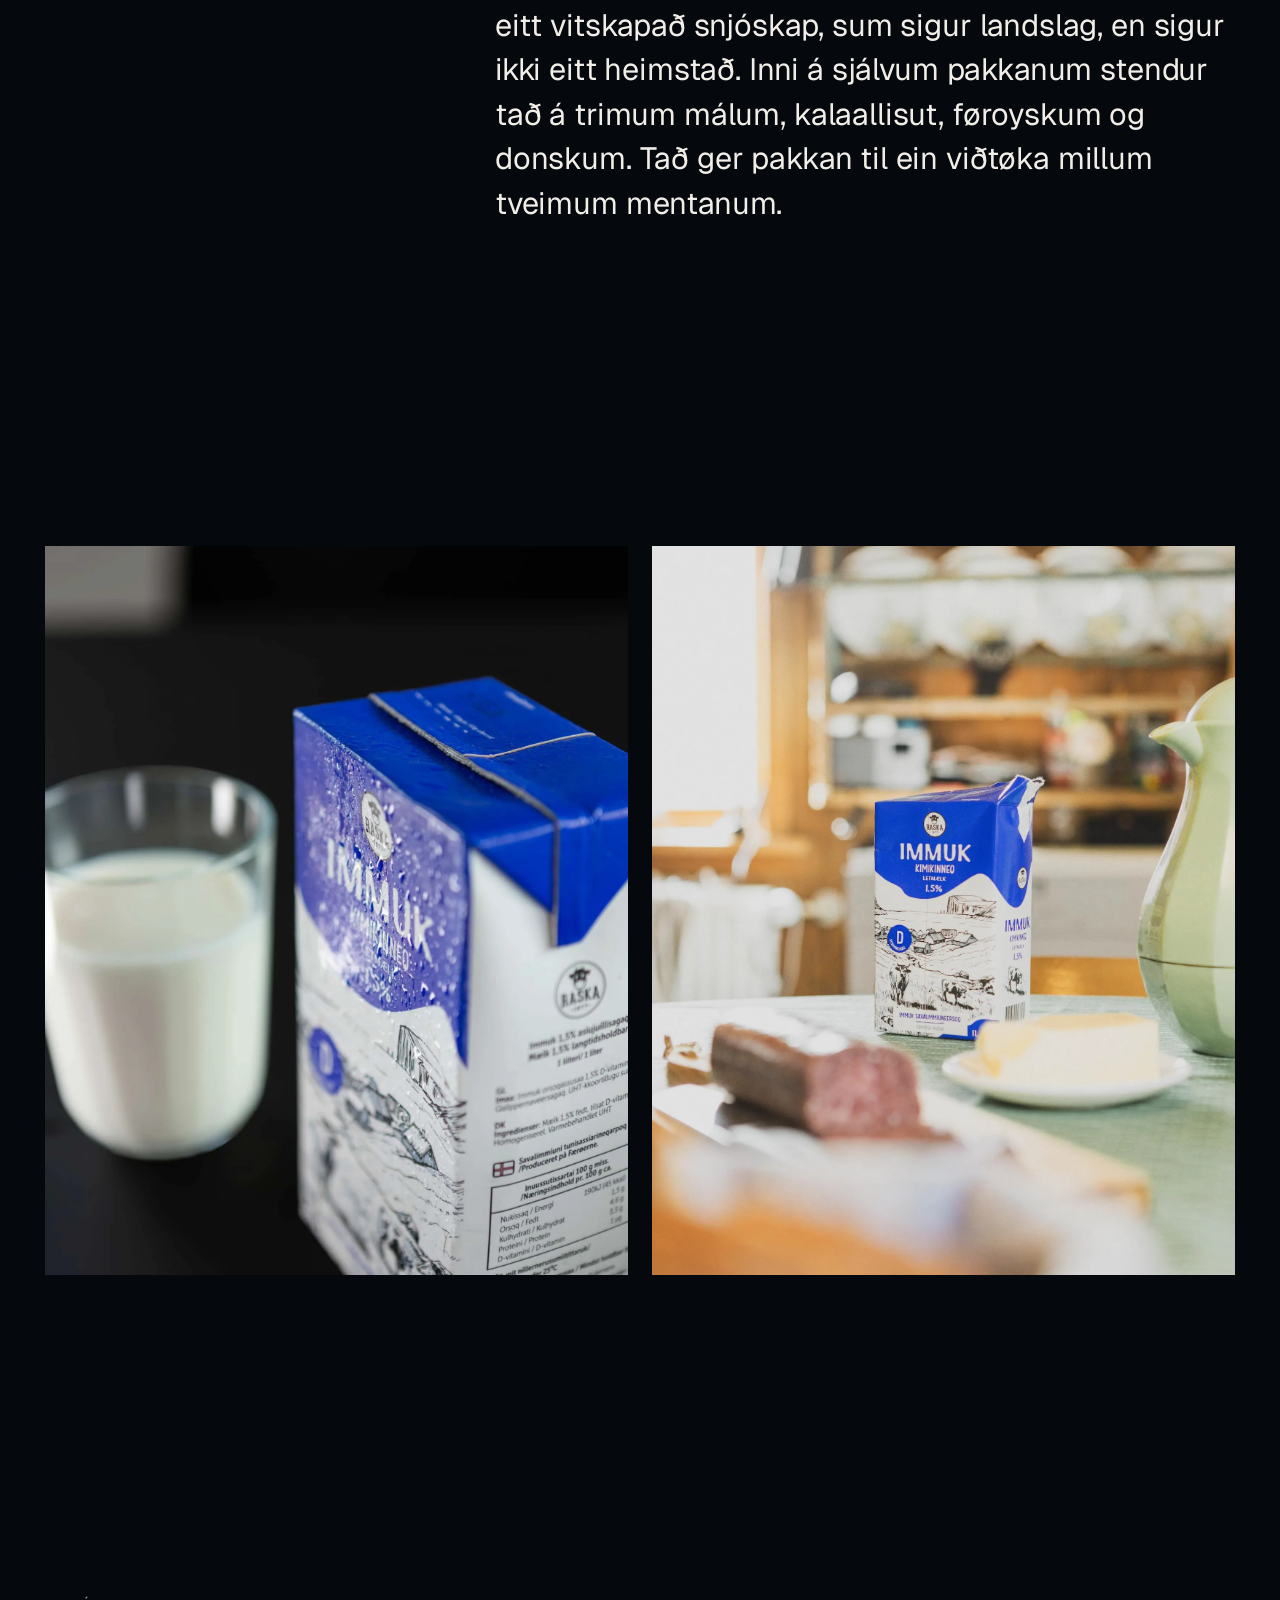
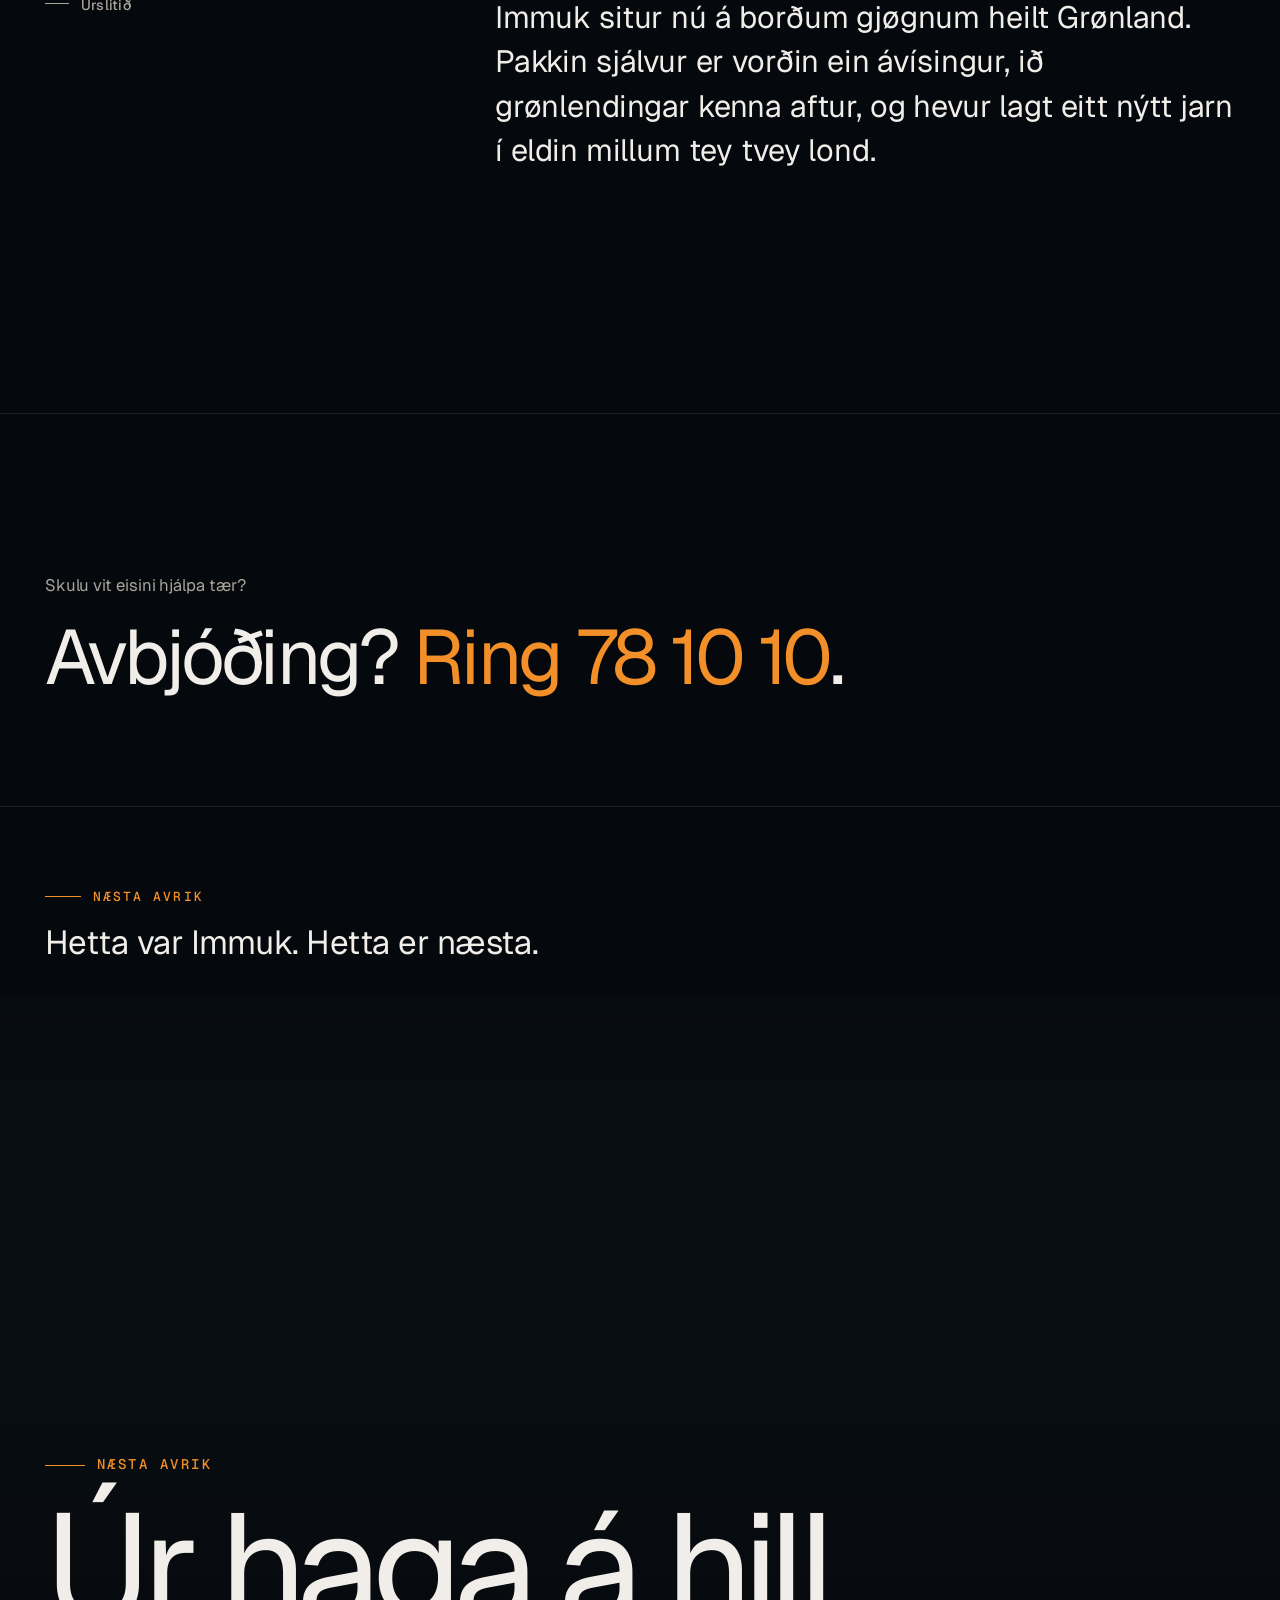
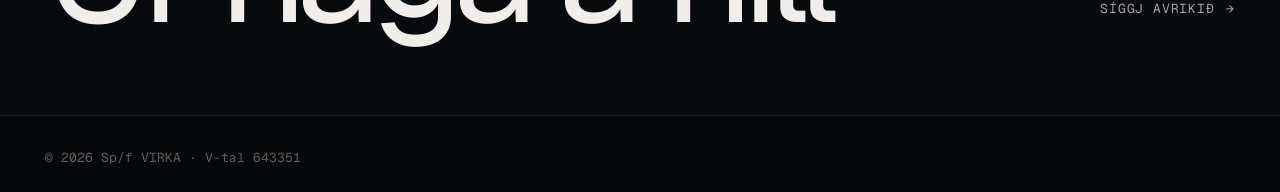
<file: immuk.html>
<!DOCTYPE html>
<html lang="fo">
<head>
<meta charset="UTF-8">
<meta name="viewport" content="width=device-width, initial-scale=1.0">
<script>
(function(){
  try {
    var m = document.cookie.match(/(?:^|;\s*)virka-theme=(dark|light)/);
    if (m && m[1] === 'light') {
      document.documentElement.setAttribute('data-theme', 'light');
    }
  } catch(e) {}
})();
</script>

<title>Immuk / VIRKA</title>
<meta name="description" content="Pakkasnið til Raska. Føroysk mjólk gjørd fyri grønlendskan marknað.">
<link rel="canonical" href="https://virka.fo/avrik/immuk">

<meta property="og:type" content="article">
<meta property="og:title" content="Immuk, VIRKA">
<meta property="og:description" content="Pakkasnið til Raska, gjørt fyri Grønland.">
<meta property="og:url" content="https://virka.fo/avrik/immuk">
<meta property="og:site_name" content="VIRKA">
<meta property="og:locale" content="fo_FO">
<meta property="og:image" content="https://virka.fo/avrik/immuk/assets/cases/immuk-1.webp">
<meta property="og:image:alt" content="Immuk UHT-mjólk frá Raska">
<meta property="article:author" content="VIRKA">
<meta property="article:published_time" content="2025-09-01">
<meta property="article:tag" content="Brand">
<meta property="article:tag" content="Pakkasnið">

<meta name="twitter:card" content="summary_large_image">
<meta name="twitter:title" content="Immuk / VIRKA">
<meta name="twitter:description" content="Pakkasnið til Raska, gjørt fyri Grønland.">
<meta name="twitter:image" content="https://virka.fo/avrik/immuk/assets/cases/immuk-1.webp">

<meta name="theme-color" content="#181d27">
<meta name="view-transition" content="same-origin">
<link rel="icon" href="data:image/svg+xml,%3Csvg xmlns='http://www.w3.org/2000/svg' viewBox='0 0 32 32'%3E%3Crect width='32' height='32' rx='4' fill='%23181d27'/%3E%3Ctext x='16' y='22' text-anchor='middle' font-family='sans-serif' font-weight='500' font-size='17' fill='%23f0eadd'%3EV%3C/text%3E%3C/svg%3E">
<link rel="preconnect" href="https://fonts.googleapis.com">
<link rel="preconnect" href="https://fonts.gstatic.com" crossorigin>
<link href="https://fonts.googleapis.com/css2?family=Geist:wght@300;400;500;600&family=Geist+Mono:wght@400;500&display=swap" rel="stylesheet">
<link rel="stylesheet" href="styles.css">

<script type="application/ld+json">
{
  "@context": "https://schema.org",
  "@type": "CreativeWork",
  "name": "Immuk",
  "headline": "Pakkasnið til Raska",
  "creator": { "@type": "Organization", "name": "VIRKA", "url": "https://virka.fo" },
  "client": "Raska",
  "dateCreated": "2025",
  "image": "https://virka.fo/avrik/immuk/assets/cases/immuk-1.webp",
  "description": "Pakkasnið til Raska, gjørt fyri Grønland.",
  "inLanguage": "fo"
}
</script>
</head>
<body>

<header class="site-header" role="banner">
  <a href="index.html" class="brand" aria-label="VIRKA, heim">
    <svg class="brand-logo" viewBox="0 0 804.24 224.01" fill="currentColor" aria-hidden="true">
      <path d="M362.9,136.19h18.42c24.49,0,33.45-14.23,33.45-40.14v-54.77c0-24.01-6.42-40.62-34.42-40.62h-106.78l19.98,26.94h78.22c13.52,0,16.31,4.65,16.31,18.68v44.79c0,14.6-2.63,18.19-14.92,18.19h-61.57l85.34,114.76h31.07l-65.09-87.82Z"/>
      <rect x="215.77" width="26.91" height="223.52"/>
      <polygon points="87.77 182.72 29.43 .08 0 .08 71.1 223.67 104.15 223.67 175.51 .08 148.27 .08 87.77 182.72"/>
      <rect x="458.77" width="26.9" height="223.52"/>
      <polygon points="578.72 .06 493.26 109.43 578.71 223.81 609.43 223.81 524.87 109.49 610.63 .41 578.72 .06"/>
      <polygon points="733.13 .08 700.08 .08 628.72 223.67 655.95 223.67 716.45 41.02 774.38 222.32 774.8 223.67 804.24 223.67 733.13 .08"/>
    </svg>
  </a>
  <div class="header-right">
    <nav class="nav" aria-label="Høvuðsleiðing">
      <a href="avrik.html" aria-current="page">Avrik</a>
      <a href="tilgongd.html">Tilgongd</a>
      <a href="index.html#starvsfolk">Starvsfólk</a>
      <a href="jazz-og-tvass.html">Jazz og Tvass</a>
      <a href="index.html#samband">Samband</a>
    </nav>
    <button class="theme-toggle" type="button" aria-label="Skift tema">
      <svg class="icon-sun" viewBox="0 0 24 24" fill="none" stroke="currentColor" stroke-width="1.6" stroke-linecap="round" stroke-linejoin="round" aria-hidden="true">
        <circle cx="12" cy="12" r="4"/>
        <path d="M12 2v2M12 20v2M4.93 4.93l1.41 1.41M17.66 17.66l1.41 1.41M2 12h2M20 12h2M4.93 19.07l1.41-1.41M17.66 6.34l1.41-1.41"/>
      </svg>
      <svg class="icon-moon" viewBox="0 0 24 24" fill="none" stroke="currentColor" stroke-width="1.6" stroke-linecap="round" stroke-linejoin="round" aria-hidden="true">
        <path d="M21 12.79A9 9 0 1 1 11.21 3 7 7 0 0 0 21 12.79z"/>
      </svg>
    </button>
    <button class="menu-toggle" aria-label="Lat upp menu">Menu</button>
  </div>
</header>

<div class="mobile-nav" role="dialog" aria-modal="true" aria-label="Menu">
  <button class="mobile-nav-close">Lat aftur</button>
  <ul class="mobile-nav-list">
    <li><a href="index.html">Heim</a></li>
    <li><a href="avrik.html">Avrik</a></li>
    <li><a href="tilgongd.html">Tilgongd</a></li>
    <li><a href="index.html#starvsfolk">Starvsfólk</a></li>
    <li><a href="jazz-og-tvass.html">Jazz og Tvass</a></li>
    <li><a href="index.html#samband">Samband</a></li>
  </ul>
</div>

<main>

  <article>

    <section class="detail-hero">
      <nav class="detail-breadcrumb" aria-label="Brot">
        <a href="avrik.html">Avrik</a>
        <span aria-hidden="true">/</span>
        <span>Immuk</span>
      </nav>

      <p class="detail-eyebrow">
        <span>Brand</span><span>Pakkasnið</span><span>Filmur</span>
      </p>

      <h1 class="detail-title transition-title-immuk">Immuk</h1>

      <dl class="detail-meta">
        <div><dt>Kundi</dt><dd>Raska</dd></div>
        <div><dt>Ár</dt><dd>2025</dd></div>
        <div><dt>Tænastur</dt><dd>Brand, pakkasnið, filmur</dd></div>
        <div><dt>Bólkur</dt><dd>4 fólk</dd></div>
      </dl>
    </section>

    <div class="detail-cover transition-media-immuk">
      <video autoplay muted loop playsinline preload="metadata" poster="assets/cases/immuk-1.webp">
        <source src="assets/cases/immuk-video.mp4" type="video/mp4">
      </video>
    </div>

    <div class="detail-body">
      <section class="detail-section">
        <h2>Avbjóðingin</h2>
        <div class="body-text">
          <p>
            Raska er føroyskt mjólkarvirki. Immuk er handilsnavnið á tí UHT-mjólk,
            sum Raska framleiðir til Grønland. Tann sami pakki, sama vara, men ein
            heilt onnur søga at siga: at standa á eini grønlendskari morgunmáltíð
            sum ein natúrligur partur av borðinum.
          </p>
          <p>
            Setningurin til okkum var greiður. Skapa eitt pakkasnið, ið virkar í
            tveimum heimum samstundis. Eitt, ið er kennilig sum nógv-norrønt, men
            sum eisini hoyrir til á einum grønlendskum borði.
          </p>
        </div>
      </section>
    </div>

    <section class="pull reveal">
      <blockquote>
        “Skapa eitt brand, ið ber seg yvir tvey lond og eina sjógv.”
      </blockquote>
      <cite>Setningurin frá Raska</cite>
    </section>

    <div class="detail-body">
      <section class="detail-section">
        <h2>Hugskotið</h2>
        <div class="body-text">
          <p>
            Vit løgdu eina djúpa bláa fláti yvir teimum oman á eitt vit&shy;skapað
            snjóskap, sum sigur landslag, en sigur ikki eitt heimstað. Inni á
            sjálvum pakkanum stendur tað á trimum málum, kalaallisut, føroyskum
            og donskum. Tað ger pakkan til ein viðtøka millum tveimum mentanum.
          </p>
        </div>
      </section>
    </div>

    <div class="detail-media reveal">
      <div class="detail-media-pair">
        <figure style="margin:0;">
          <img src="assets/cases/immuk-1.webp" alt="Immuk pakki við mjólk í glasi" loading="lazy">
        </figure>
        <figure style="margin:0;">
          <img src="assets/cases/immuk-2.webp" alt="Immuk pakki á morgunmatborði" loading="lazy">
        </figure>
      </div>
    </div>

    <div class="detail-body">
      <section class="detail-section">
        <h2>Úrslitið</h2>
        <div class="body-text">
          <p>
            Immuk situr nú á borðum gjøgnum heilt Grønland. Pakkin sjálvur er
            vorðin ein ávísingur, ið grønlendingar kenna aftur, og hevur lagt
            eitt nýtt jarn í eldin millum tey tvey lond.
          </p>
        </div>
      </section>
    </div>

  </article>

  <!-- CTA -->
  <section class="case-cta">
    <p class="case-cta-eyebrow">Skulu vit eisini hjálpa tær?</p>
    <h2 class="case-cta-title">
      Avbjóðing? <a href="tel:+298781010">Ring 78 10 10</a>.
    </h2>
  </section>

  <!-- Lead-in to next case -->
  <div class="next-case-intro">
    <p class="label">Næsta avrik</p>
    <p class="lead-in">Hetta var Immuk. Hetta er næsta.</p>
  </div>

  <!-- NEXT CASE: Úr haga á hill -->
  <a class="next-case" href="ur-haga-a-hill.html" aria-label="Næsta avrik: Úr haga á hill">
    <div class="next-media">
      <video autoplay muted loop playsinline preload="metadata">
        <source src="assets/cases/haga-video.mp4" type="video/mp4">
      </video>
    </div>
    <div class="next-overlay" aria-hidden="true"></div>
    <div class="next-content">
      <div>
        <p class="next-eyebrow">Næsta avrik</p>
        <h2 class="next-title">Úr haga á hill</h2>
      </div>
      <span class="next-cue">
        <span>Síggj avrikið</span>
        <span class="arrow" aria-hidden="true">→</span>
      </span>
    </div>
  </a>

</main>

<footer class="site-footer">
  <div class="footer-base">
    <span>© 2026 Sp/f VIRKA · V-tal 643351</span>
  </div>
</footer>

<script src="https://cdn.jsdelivr.net/npm/gsap@3.12.5/dist/gsap.min.js"></script>
<script src="script.js"></script>
</body>
</html>
</file>
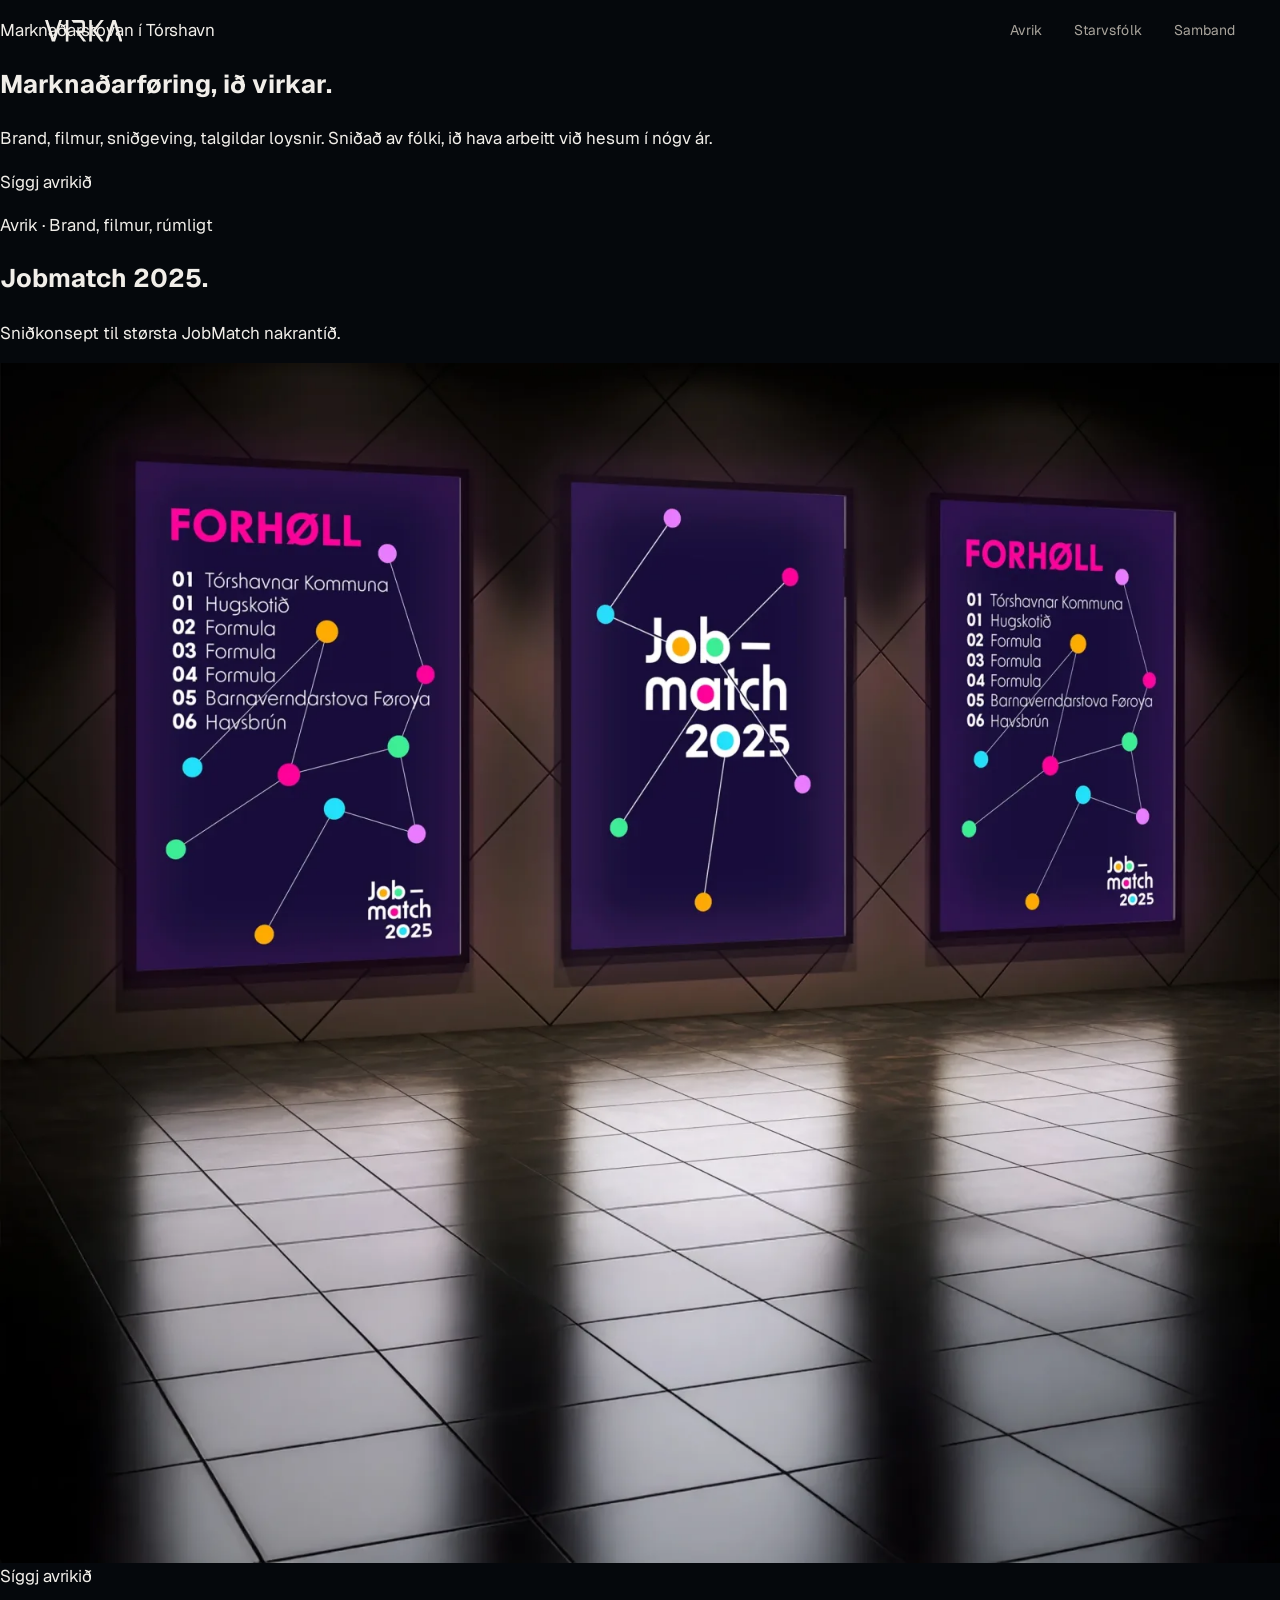
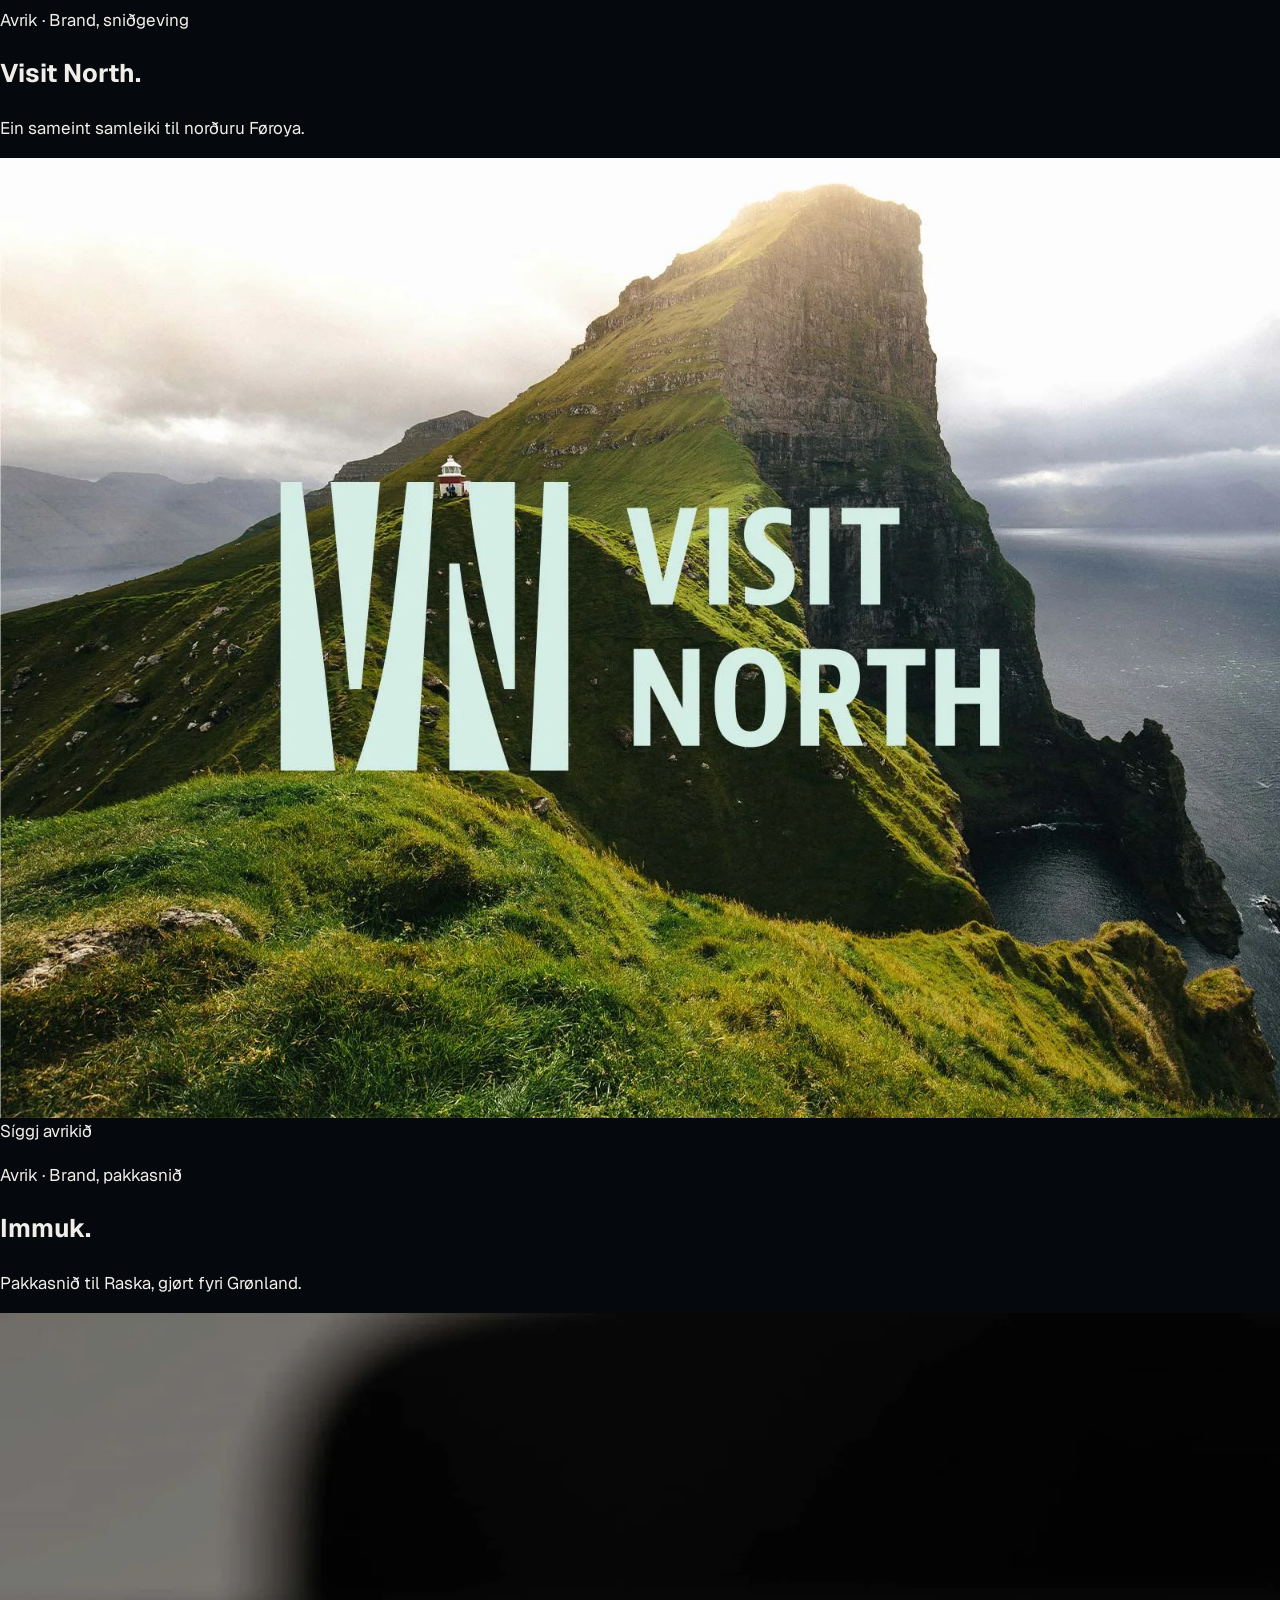
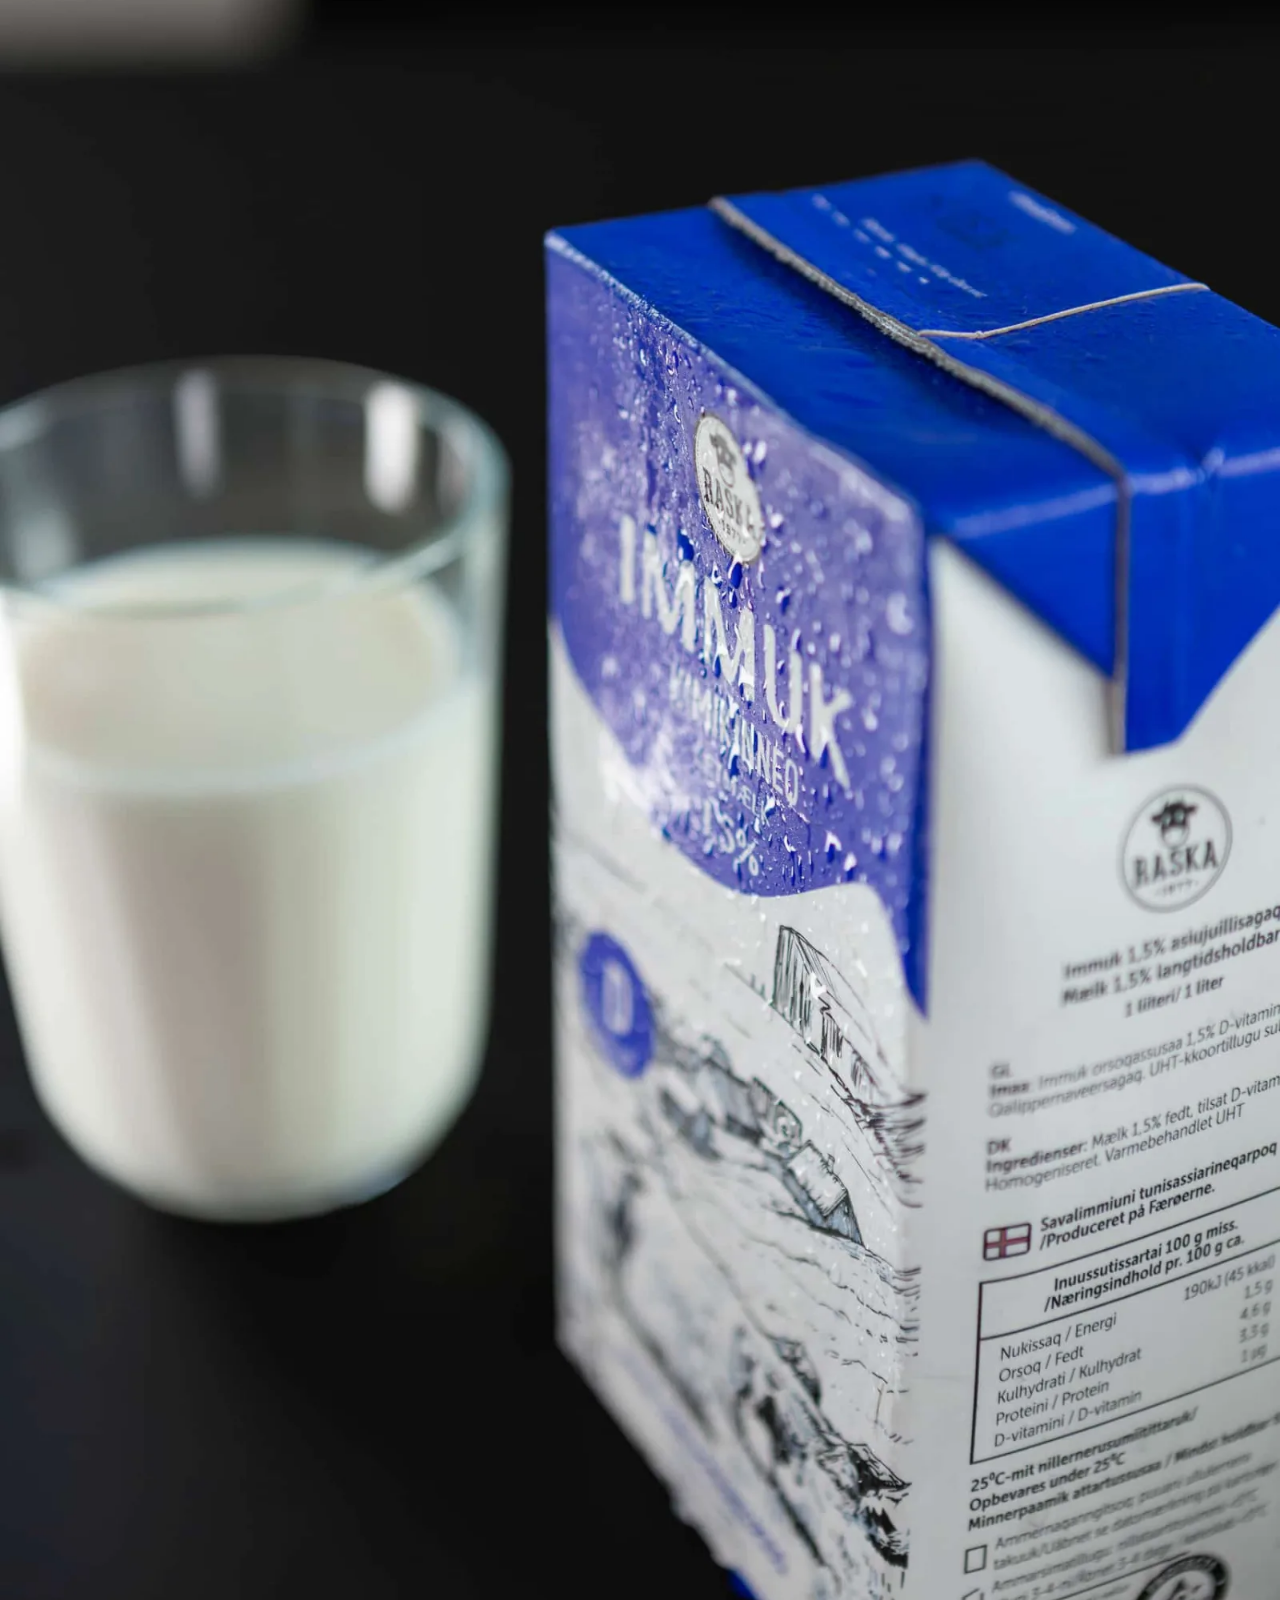
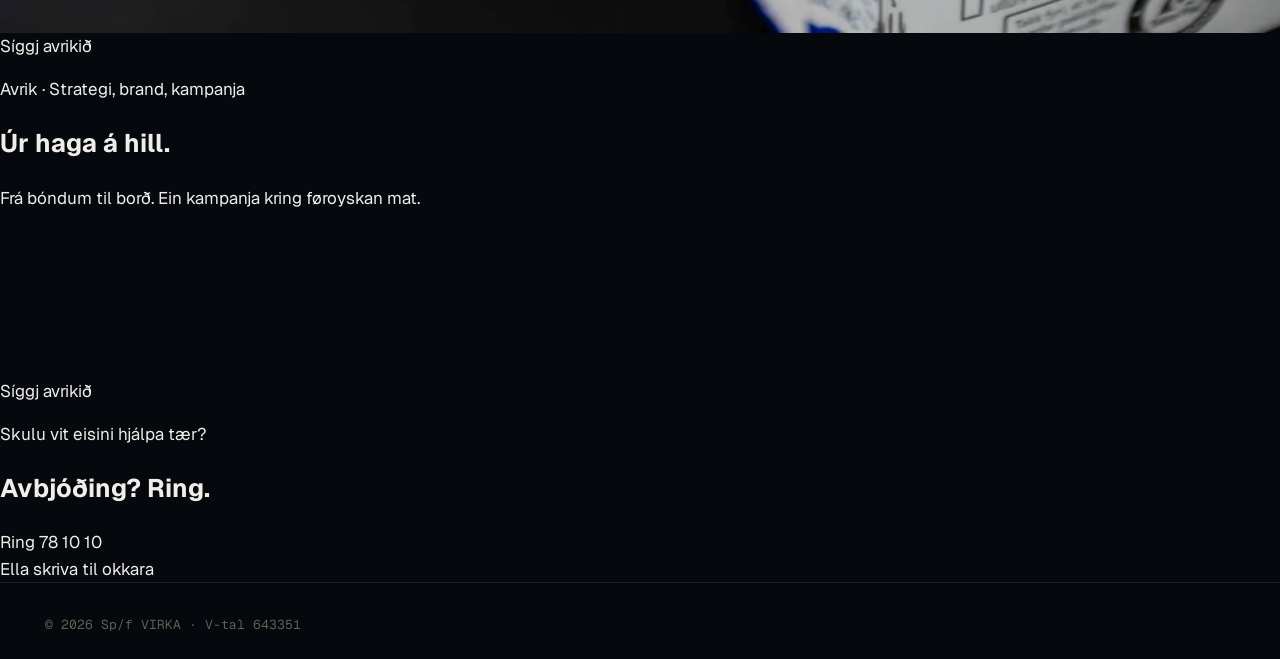
<file: index-apple.html>
<!DOCTYPE html>
<html lang="fo">
<head>
<meta charset="UTF-8">
<meta name="viewport" content="width=device-width, initial-scale=1.0">
<title>VIRKA — Marknaðarføroyingar</title>
<meta name="description" content="Marknaðarstovan í Tórshavn. Brand, filmur, sniðgeving, talgildar loysnir.">
<meta property="og:title" content="VIRKA">
<meta property="og:description" content="Marknaðarstovan í Tórshavn.">
<meta property="og:type" content="website">
<meta name="theme-color" content="#f5f5f7">
<meta name="view-transition" content="same-origin">
<link rel="icon" href="data:image/svg+xml,%3Csvg xmlns='http://www.w3.org/2000/svg' viewBox='0 0 32 32'%3E%3Crect width='32' height='32' rx='4' fill='%23f5f5f7'/%3E%3Ctext x='16' y='22' text-anchor='middle' font-family='sans-serif' font-weight='600' font-size='17' fill='%231d1d1f'%3EV%3C/text%3E%3C/svg%3E">
<link rel="preconnect" href="https://fonts.googleapis.com">
<link rel="preconnect" href="https://fonts.gstatic.com" crossorigin>
<link href="https://fonts.googleapis.com/css2?family=Geist:wght@300;400;500;600&family=Geist+Mono:wght@400;500&display=swap" rel="stylesheet">
<link rel="stylesheet" href="styles.css">
</head>
<body class="body--apple">

<header class="site-header" role="banner">
  <a href="index-apple.html" class="brand" aria-label="VIRKA, heim">
    <svg class="brand-logo" viewBox="0 0 804.24 224.01" fill="currentColor" aria-hidden="true">
      <path d="M362.9,136.19h18.42c24.49,0,33.45-14.23,33.45-40.14v-54.77c0-24.01-6.42-40.62-34.42-40.62h-106.78l19.98,26.94h78.22c13.52,0,16.31,4.65,16.31,18.68v44.79c0,14.6-2.63,18.19-14.92,18.19h-61.57l85.34,114.76h31.07l-65.09-87.82Z"/>
      <rect x="215.77" width="26.91" height="223.52"/>
      <polygon points="87.77 182.72 29.43 .08 0 .08 71.1 223.67 104.15 223.67 175.51 .08 148.27 .08 87.77 182.72"/>
      <rect x="458.77" width="26.9" height="223.52"/>
      <polygon points="578.72 .06 493.26 109.43 578.71 223.81 609.43 223.81 524.87 109.49 610.63 .41 578.72 .06"/>
      <polygon points="733.13 .08 700.08 .08 628.72 223.67 655.95 223.67 716.45 41.02 774.38 222.32 774.8 223.67 804.24 223.67 733.13 .08"/>
    </svg>
  </a>
  <nav class="nav" aria-label="Høvuðsleiðing">
    <a href="avrik.html">Avrik</a>
    <a href="index.html#starvsfolk">Starvsfólk</a>
    <a href="#samband">Samband</a>
  </nav>
  <button class="menu-toggle" aria-label="Lat upp menu">Menu</button>
</header>

<main>

  <!-- HERO: type and space. No video, no spotlight. -->
  <section class="apple-hero">
    <p class="hero-mark">Marknaðarstovan í Tórshavn</p>
    <h1>Marknaðarføring, ið virkar.</h1>
    <p class="hero-sub">
      Brand, filmur, sniðgeving, talgildar loysnir. Sniðað av fólki, ið
      hava arbeitt við hesum í nógv ár.
    </p>
    <div class="hero-cta-row">
      <a href="#avrik" class="hero-cta">Síggj avrikið</a>
    </div>
  </section>

  <!-- SLIDES: one case per slide. Alternating light and dark for rhythm. -->
  <section id="avrik" aria-label="Avrik">

    <!-- Jobmatch — dark to match the venue imagery -->
    <article class="apple-slide is-dark">
      <a href="jobmatch-2025.html" class="slide-link" aria-label="Jobmatch 2025">
        <div class="slide-head">
          <p class="slide-eyebrow">Avrik · Brand, filmur, rúmligt</p>
          <h2 class="slide-title transition-title-jobmatch">Jobmatch 2025.</h2>
          <p class="slide-sub">Sniðkonsept til størsta JobMatch nakrantíð.</p>
        </div>
        <div class="slide-art transition-media-jobmatch">
          <img src="assets/cases/jm25-posters.webp" alt="Jobmatch 2025 lýsingaskíggjar í Stórhøllini">
        </div>
        <div class="slide-foot">
          <span>Síggj avrikið</span>
        </div>
      </a>
    </article>

    <!-- Visit North — light to match open lighthouse landscape -->
    <article class="apple-slide is-light">
      <a href="visit-north.html" class="slide-link" aria-label="Visit North">
        <div class="slide-head">
          <p class="slide-eyebrow">Avrik · Brand, sniðgeving</p>
          <h2 class="slide-title transition-title-visitnorth">Visit North.</h2>
          <p class="slide-sub">Ein sameint samleiki til norðuru Føroya.</p>
        </div>
        <div class="slide-art transition-media-visitnorth">
          <img src="assets/cases/visit-north-hero.webp" alt="Visit North · Kallur, Kalsoy">
        </div>
        <div class="slide-foot">
          <span>Síggj avrikið</span>
        </div>
      </a>
    </article>

    <!-- Immuk — deep dark to match the blue-on-black packaging -->
    <article class="apple-slide is-deep">
      <a href="index.html#immuk" class="slide-link" aria-label="Immuk">
        <div class="slide-head">
          <p class="slide-eyebrow">Avrik · Brand, pakkasnið</p>
          <h2 class="slide-title transition-title-immuk">Immuk.</h2>
          <p class="slide-sub">Pakkasnið til Raska, gjørt fyri Grønland.</p>
        </div>
        <div class="slide-art transition-media-immuk">
          <video autoplay muted loop playsinline preload="metadata" poster="assets/cases/immuk-1.webp">
            <source src="assets/cases/immuk-video.mp4" type="video/mp4">
          </video>
        </div>
        <div class="slide-foot">
          <span>Síggj avrikið</span>
        </div>
      </a>
    </article>

    <!-- Úr haga á hill — light, ties to outdoor markets -->
    <article class="apple-slide is-light">
      <a href="index.html#haga" class="slide-link" aria-label="Úr haga á hill">
        <div class="slide-head">
          <p class="slide-eyebrow">Avrik · Strategi, brand, kampanja</p>
          <h2 class="slide-title">Úr haga á hill.</h2>
          <p class="slide-sub">Frá bóndum til borð. Ein kampanja kring føroyskan mat.</p>
        </div>
        <div class="slide-art">
          <video autoplay muted loop playsinline preload="metadata">
            <source src="assets/cases/haga-video.mp4" type="video/mp4">
          </video>
        </div>
        <div class="slide-foot">
          <span>Síggj avrikið</span>
        </div>
      </a>
    </article>

  </section>

  <!-- FOOTER CTA: the page's one accent moment. -->
  <section class="apple-cta" id="samband">
    <p class="cta-eyebrow">Skulu vit eisini hjálpa tær?</p>
    <h2>Avbjóðing? Ring.</h2>
    <a href="tel:+298781010" class="cta-primary">Ring 78 10 10</a>
    <div>
      <a href="mailto:virka@virka.fo" class="cta-secondary">Ella skriva til okkara</a>
    </div>
  </section>

</main>

<footer class="site-footer">
  <div class="footer-base">
    <span>© 2026 Sp/f VIRKA · V-tal 643351</span>
  </div>
</footer>

<script src="script.js"></script>
</body>
</html>
</file>
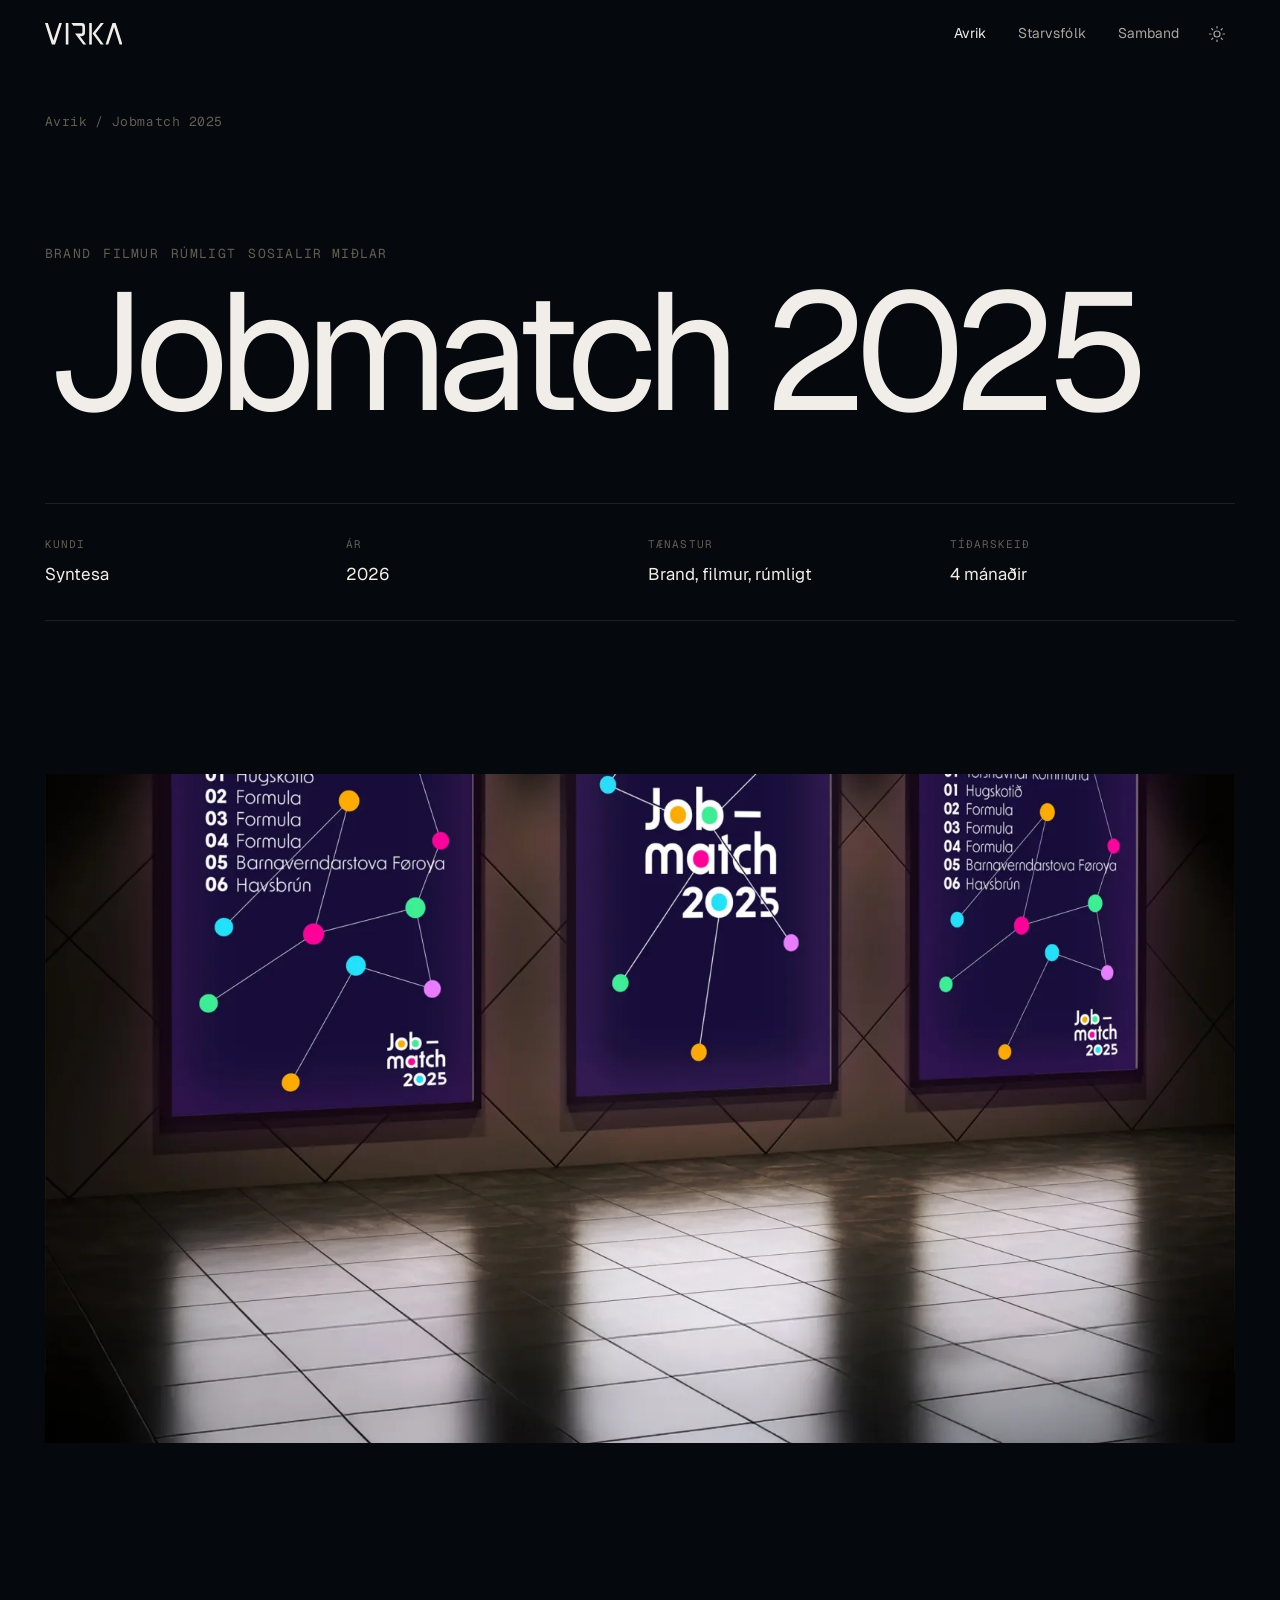
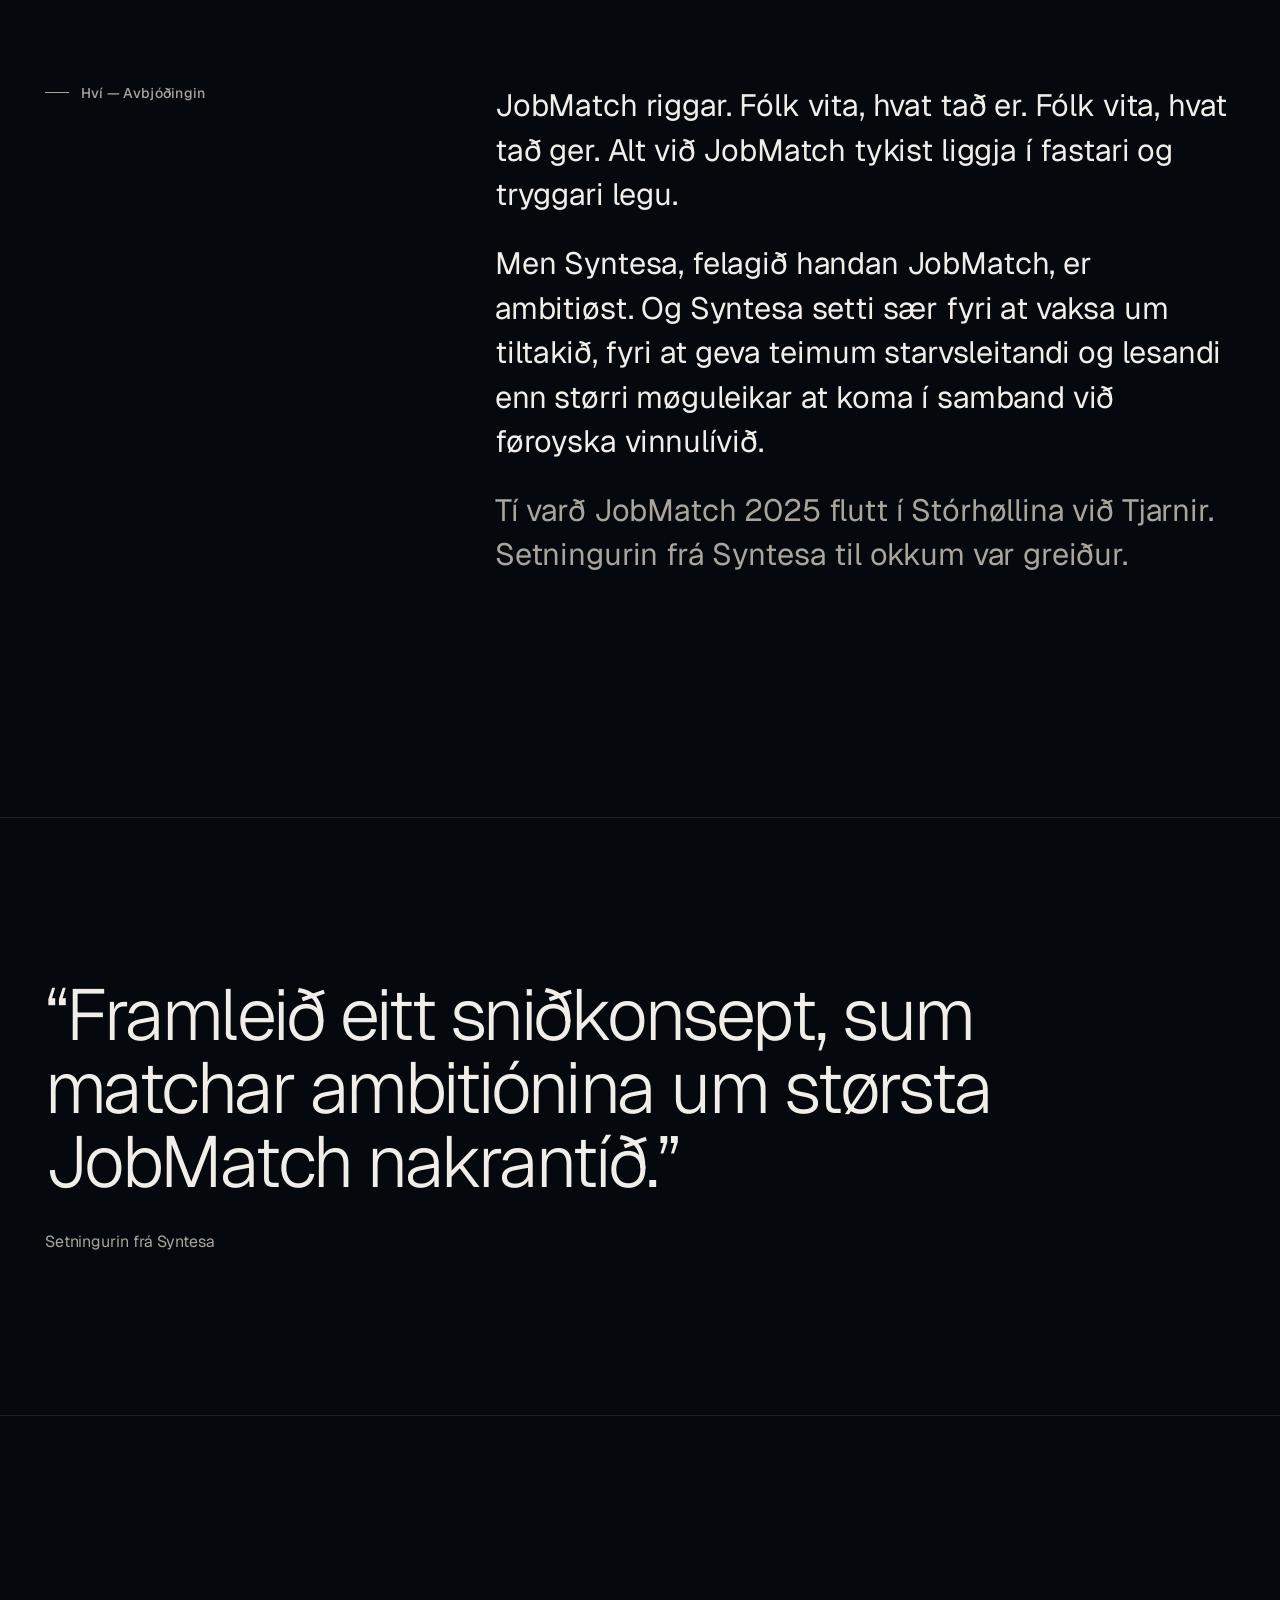
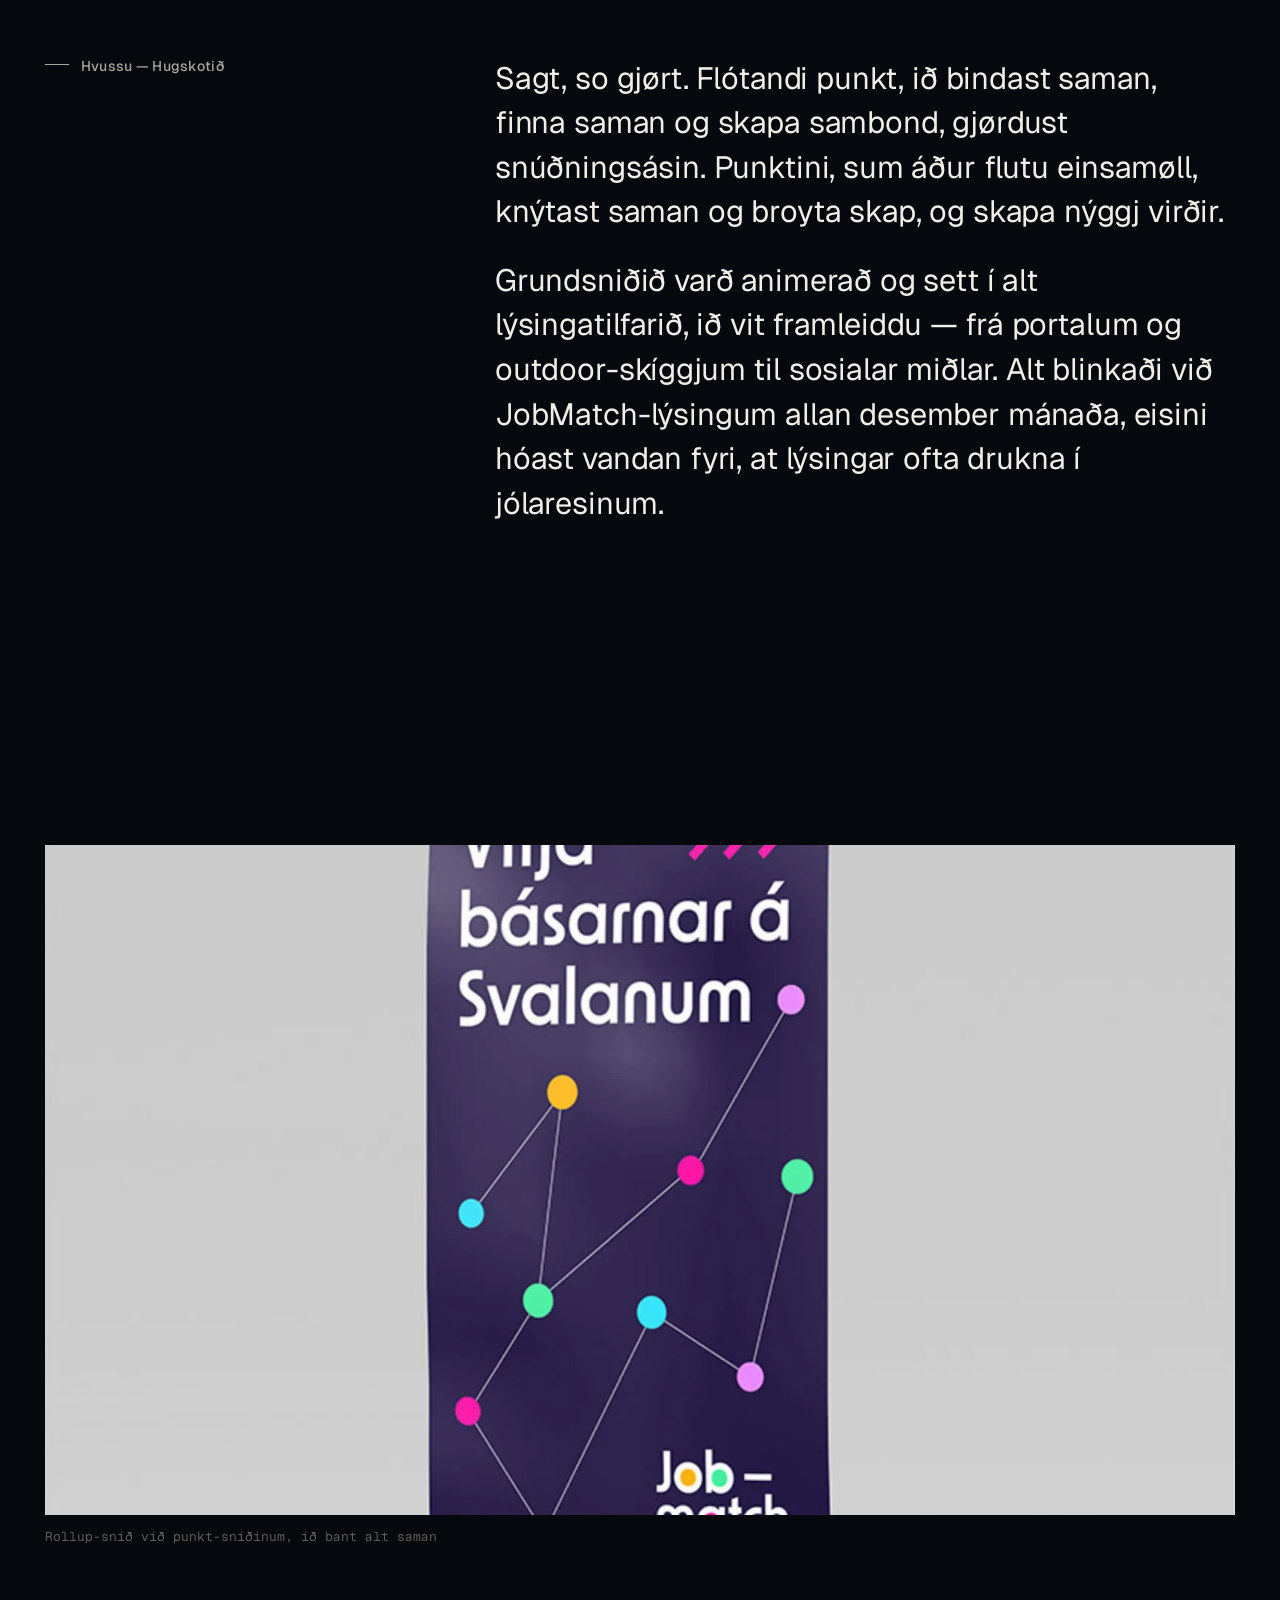
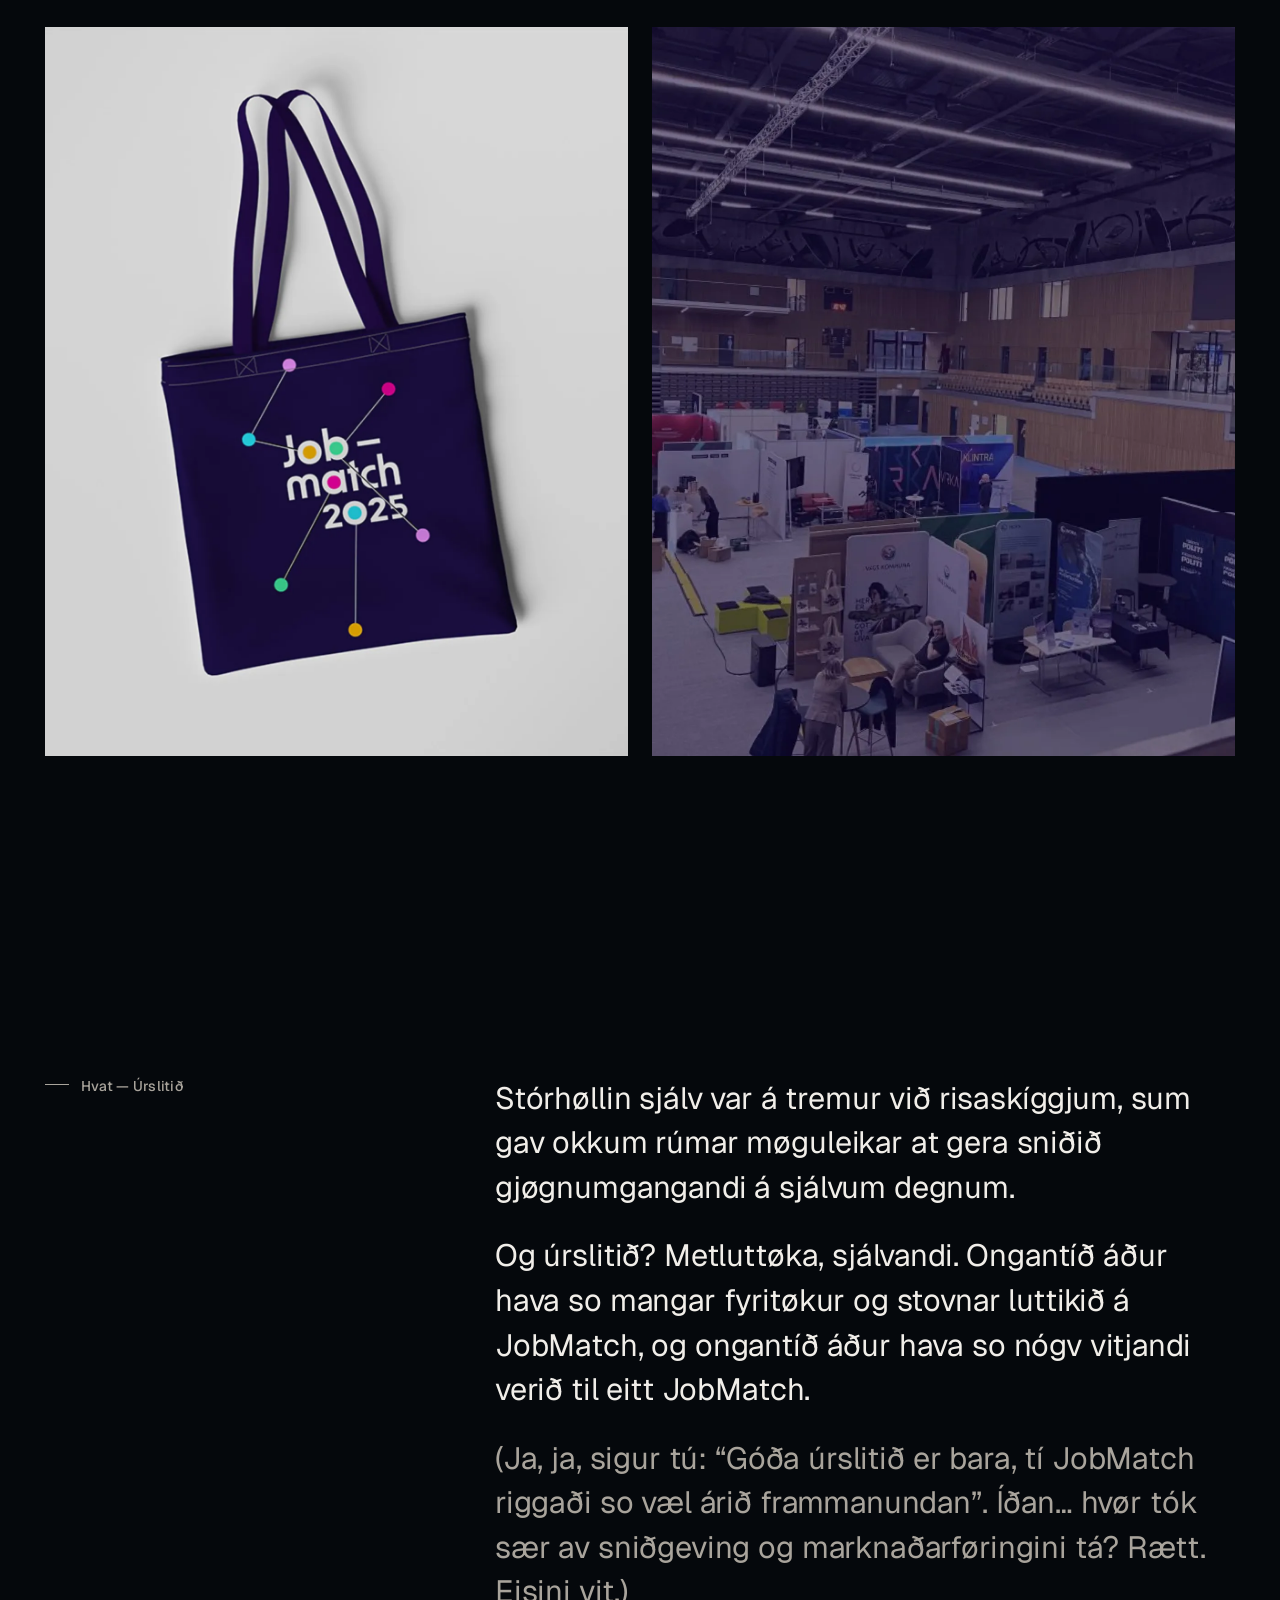
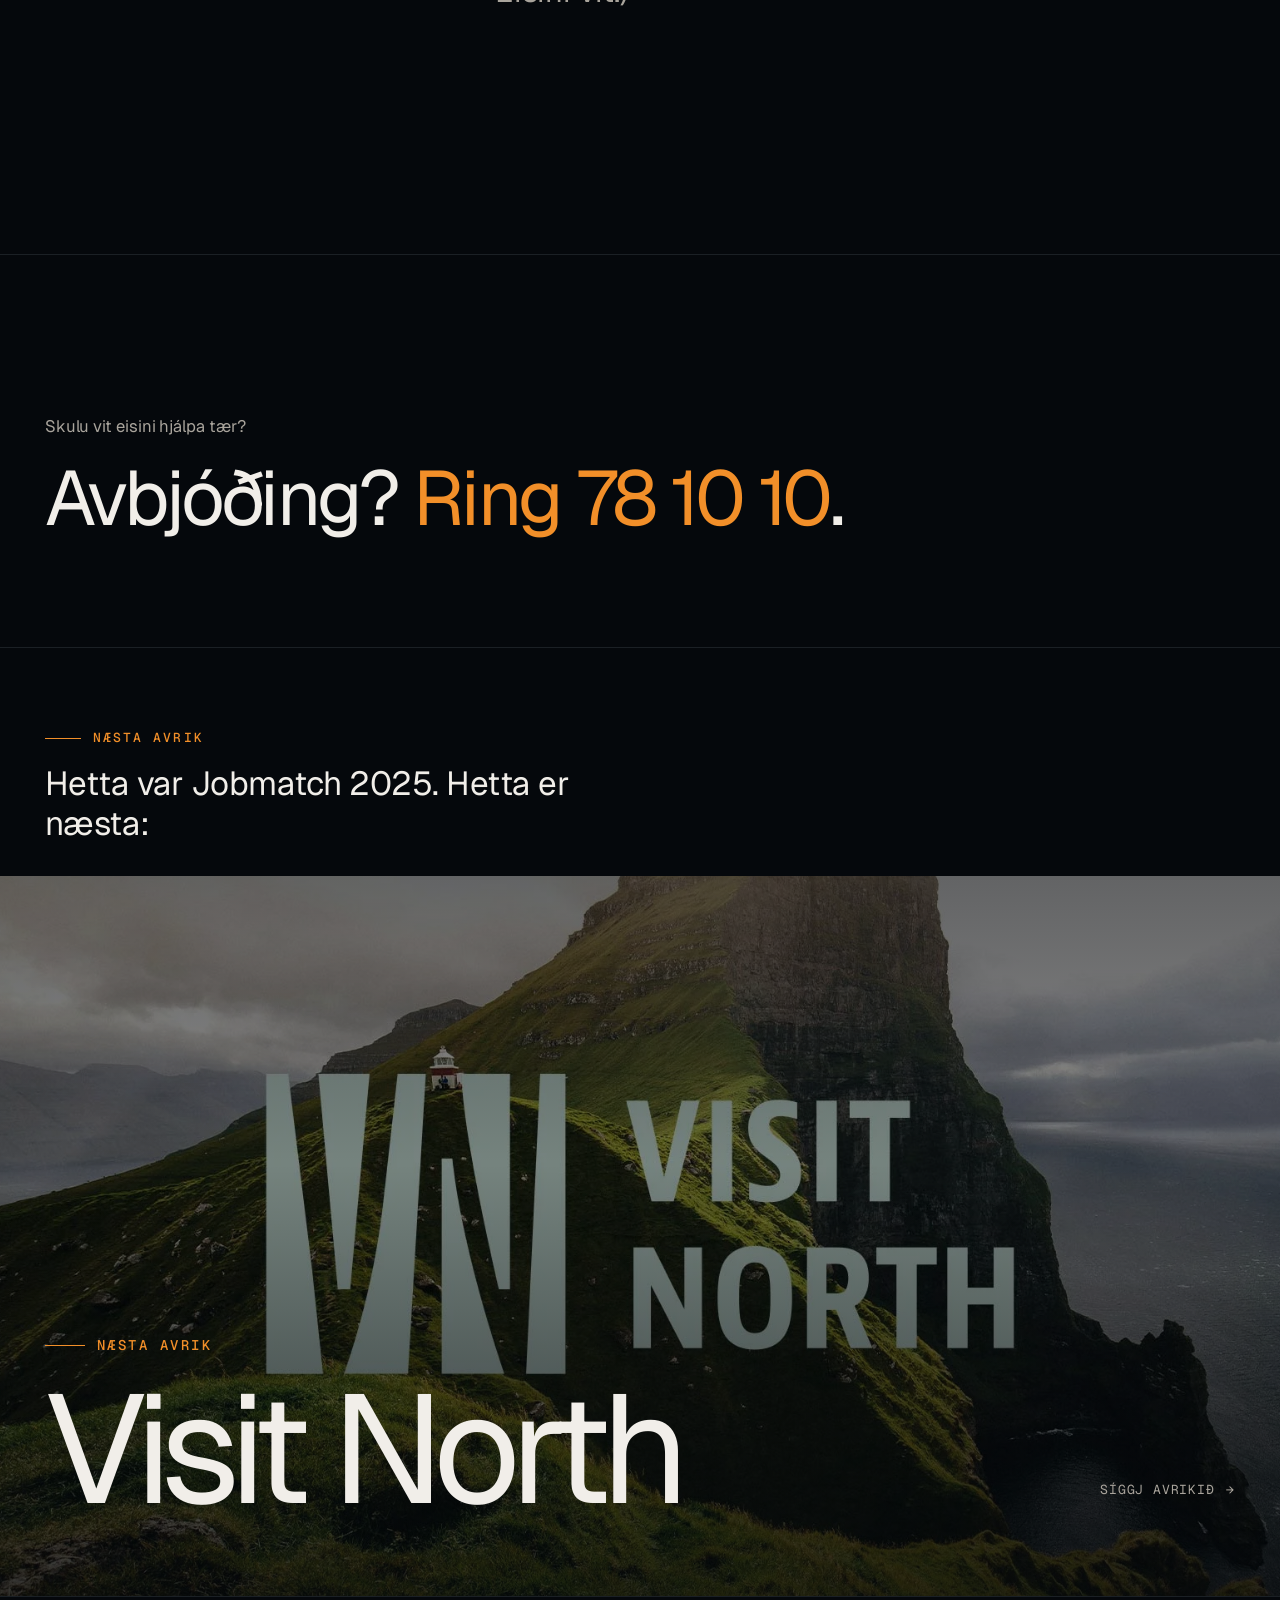
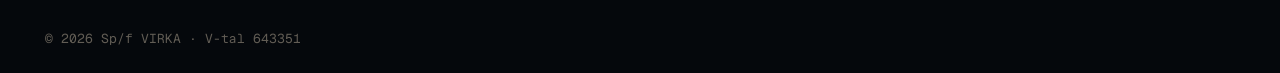
<file: jobmatch-2025.html>
<!DOCTYPE html>
<html lang="fo">
<head>
<meta charset="UTF-8">
<meta name="viewport" content="width=device-width, initial-scale=1.0">
<script>
(function(){
  try {
    var m = document.cookie.match(/(?:^|;\s*)virka-theme=(dark|light)/);
    if (m && m[1] === 'light') {
      document.documentElement.setAttribute('data-theme', 'light');
    }
  } catch(e) {}
})();
</script>

<title>Jobmatch 2025 — VIRKA</title>
<meta name="description" content="Hvussu fáa man eitt sniðkonsept til at standa undir ambitiónini um størsta JobMatch nakrantíð? Ein søga frá VIRKA og Syntesa.">
<link rel="canonical" href="https://virka.fo/avrik/jobmatch-2025">

<meta property="og:type" content="article">
<meta property="og:title" content="Jobmatch 2025 — VIRKA">
<meta property="og:description" content="Sniðkonsept til størsta JobMatch nakrantíð.">
<meta property="og:url" content="https://virka.fo/avrik/jobmatch-2025">
<meta property="og:site_name" content="VIRKA">
<meta property="og:locale" content="fo_FO">
<meta property="og:image" content="https://virka.fo/avrik/jobmatch-2025/assets/cases/jm25-posters.webp">
<meta property="og:image:alt" content="Jobmatch 2025 lýsingaskíggjar í Stórhøllini">
<meta property="article:author" content="VIRKA">
<meta property="article:published_time" content="2026-02-11">
<meta property="article:tag" content="Brand">
<meta property="article:tag" content="Filmur">
<meta property="article:tag" content="Rúmligt">

<meta name="twitter:card" content="summary_large_image">
<meta name="twitter:title" content="Jobmatch 2025 — VIRKA">
<meta name="twitter:description" content="Sniðkonsept til størsta JobMatch nakrantíð.">
<meta name="twitter:image" content="https://virka.fo/avrik/jobmatch-2025/assets/cases/jm25-posters.webp">

<meta name="theme-color" content="#181d27">
<meta name="view-transition" content="same-origin">
<link rel="icon" href="data:image/svg+xml,%3Csvg xmlns='http://www.w3.org/2000/svg' viewBox='0 0 32 32'%3E%3Crect width='32' height='32' rx='4' fill='%23181d27'/%3E%3Ctext x='16' y='22' text-anchor='middle' font-family='sans-serif' font-weight='500' font-size='17' fill='%23f0eadd'%3EV%3C/text%3E%3C/svg%3E">
<link rel="preconnect" href="https://fonts.googleapis.com">
<link rel="preconnect" href="https://fonts.gstatic.com" crossorigin>
<link href="https://fonts.googleapis.com/css2?family=Geist:wght@300;400;500;600&family=Geist+Mono:wght@400;500&display=swap" rel="stylesheet">
<link rel="stylesheet" href="styles.css">

<script type="application/ld+json">
{
  "@context": "https://schema.org",
  "@type": "CreativeWork",
  "name": "Jobmatch 2025",
  "headline": "Sniðkonsept til størsta JobMatch nakrantíð",
  "creator": { "@type": "Organization", "name": "VIRKA", "url": "https://virka.fo" },
  "client": "Syntesa",
  "dateCreated": "2026",
  "image": "https://virka.fo/avrik/jobmatch-2025/assets/cases/jm25-posters.webp",
  "description": "Brand, filmur, outdoor og sosialir miðlar til JobMatch 2025.",
  "inLanguage": "fo"
}
</script>
</head>
<body>

<header class="site-header" role="banner">
  <a href="index.html" class="brand" aria-label="VIRKA, heim">
    <svg class="brand-logo" viewBox="0 0 804.24 224.01" fill="currentColor" aria-hidden="true">
      <path d="M362.9,136.19h18.42c24.49,0,33.45-14.23,33.45-40.14v-54.77c0-24.01-6.42-40.62-34.42-40.62h-106.78l19.98,26.94h78.22c13.52,0,16.31,4.65,16.31,18.68v44.79c0,14.6-2.63,18.19-14.92,18.19h-61.57l85.34,114.76h31.07l-65.09-87.82Z"/>
      <rect x="215.77" width="26.91" height="223.52"/>
      <polygon points="87.77 182.72 29.43 .08 0 .08 71.1 223.67 104.15 223.67 175.51 .08 148.27 .08 87.77 182.72"/>
      <rect x="458.77" width="26.9" height="223.52"/>
      <polygon points="578.72 .06 493.26 109.43 578.71 223.81 609.43 223.81 524.87 109.49 610.63 .41 578.72 .06"/>
      <polygon points="733.13 .08 700.08 .08 628.72 223.67 655.95 223.67 716.45 41.02 774.38 222.32 774.8 223.67 804.24 223.67 733.13 .08"/>
    </svg>
  </a>
  <div class="header-right">
    <nav class="nav" aria-label="Høvuðsleiðing">
    <a href="avrik.html" aria-current="page">Avrik</a>
    <a href="index.html#starvsfolk">Starvsfólk</a>
    <a href="index.html#samband">Samband</a>
  </nav>
    <button class="theme-toggle" type="button" aria-label="Skift tema">
      <svg class="icon-sun" viewBox="0 0 24 24" fill="none" stroke="currentColor" stroke-width="1.6" stroke-linecap="round" stroke-linejoin="round" aria-hidden="true">
        <circle cx="12" cy="12" r="4"/>
        <path d="M12 2v2M12 20v2M4.93 4.93l1.41 1.41M17.66 17.66l1.41 1.41M2 12h2M20 12h2M4.93 19.07l1.41-1.41M17.66 6.34l1.41-1.41"/>
      </svg>
      <svg class="icon-moon" viewBox="0 0 24 24" fill="none" stroke="currentColor" stroke-width="1.6" stroke-linecap="round" stroke-linejoin="round" aria-hidden="true">
        <path d="M21 12.79A9 9 0 1 1 11.21 3 7 7 0 0 0 21 12.79z"/>
      </svg>
    </button>
    <button class="menu-toggle" aria-label="Lat upp menu">Menu</button>
  </div>
</header>

<div class="mobile-nav" role="dialog" aria-modal="true" aria-label="Menu">
  <button class="mobile-nav-close">Lat aftur</button>
  <ul class="mobile-nav-list">
    <li><a href="index.html">Heim</a></li>
    <li><a href="avrik.html">Avrik</a></li>
    <li><a href="index.html#starvsfolk">Starvsfólk</a></li>
    <li><a href="index.html#samband">Samband</a></li>
  </ul>
</div>

<main>

  <article>

    <section class="detail-hero">
      <nav class="detail-breadcrumb" aria-label="Brot">
        <a href="avrik.html">Avrik</a>
        <span aria-hidden="true">/</span>
        <span>Jobmatch 2025</span>
      </nav>

      <p class="detail-eyebrow">
        <span>Brand</span><span>Filmur</span><span>Rúmligt</span><span>Sosialir miðlar</span>
      </p>

      <h1 class="detail-title transition-title-jobmatch">Jobmatch&nbsp;2025</h1>

      <dl class="detail-meta">
        <div><dt>Kundi</dt><dd>Syntesa</dd></div>
        <div><dt>Ár</dt><dd>2026</dd></div>
        <div><dt>Tænastur</dt><dd>Brand, filmur, rúmligt</dd></div>
        <div><dt>Tíðarskeið</dt><dd>4 mánaðir</dd></div>
      </dl>
    </section>

    <div class="detail-cover transition-media-jobmatch">
      <img src="assets/cases/jm25-posters.webp" alt="Jobmatch 2025 lýsingaskíggjar í Stórhøllini" fetchpriority="high">
    </div>

    <div class="detail-body">
      <section class="detail-section">
        <h2>Hví — Avbjóðingin</h2>
        <div class="body-text">
          <p>
            JobMatch riggar. Fólk vita, hvat tað er. Fólk vita, hvat tað ger.
            Alt við JobMatch tykist liggja í fastari og tryggari legu.
          </p>
          <p>
            Men Syntesa, felagið handan JobMatch, er ambitiøst. Og Syntesa setti
            sær fyri at vaksa um tiltakið, fyri at geva teimum starvsleitandi og
            lesandi enn størri møguleikar at koma í samband við føroyska
            vinnulívið.
          </p>
          <p class="dim">
            Tí varð JobMatch 2025 flutt í Stórhøllina við Tjarnir. Setningurin
            frá Syntesa til okkum var greiður.
          </p>
        </div>
      </section>
    </div>

    <section class="pull reveal">
      <blockquote>
        “Framleið eitt sniðkonsept, sum matchar ambitiónina um størsta JobMatch
        nakrantíð.”
      </blockquote>
      <cite>Setningurin frá Syntesa</cite>
    </section>

    <div class="detail-body">
      <section class="detail-section">
        <h2>Hvussu — Hugskotið</h2>
        <div class="body-text">
          <p>
            Sagt, so gjørt. Flótandi punkt, ið bindast saman, finna saman og
            skapa sambond, gjørdust snúðningsásin. Punktini, sum áður flutu
            einsamøll, knýtast saman og broyta skap, og skapa nýggj virðir.
          </p>
          <p>
            Grundsniðið varð animerað og sett í alt lýsingatilfarið, ið vit
            framleiddu &mdash; frá portalum og outdoor-skíggjum til sosialar
            miðlar. Alt blinkaði við JobMatch-lýsingum allan desember mánaða,
            eisini hóast vandan fyri, at lýsingar ofta drukna í jólaresinum.
          </p>
        </div>
      </section>
    </div>

    <figure class="detail-media reveal">
      <img src="assets/cases/jm25-rollup.webp" alt="Rollup-snið til Jobmatch 2025" class="single" loading="lazy">
      <figcaption>Rollup-snið við punkt-sniðinum, ið bant alt saman</figcaption>
    </figure>

    <div class="detail-media reveal">
      <div class="detail-media-pair">
        <figure style="margin:0;">
          <img src="assets/cases/jm25-tote.webp" alt="JM25 tote-poki" loading="lazy">
        </figure>
        <figure style="margin:0;">
          <img src="assets/cases/jm25-venue.webp" alt="Stórhøllin við Tjarnir" loading="lazy">
        </figure>
      </div>
    </div>

    <div class="detail-body">
      <section class="detail-section">
        <h2>Hvat — Úrslitið</h2>
        <div class="body-text">
          <p>
            Stórhøllin sjálv var á tremur við risaskíggjum, sum gav okkum rúmar
            møguleikar at gera sniðið gjøgnumgangandi á sjálvum degnum.
          </p>
          <p>
            Og úrslitið? Metluttøka, sjálvandi. Ongantíð áður hava so mangar
            fyritøkur og stovnar luttikið á JobMatch, og ongantíð áður hava so
            nógv vitjandi verið til eitt JobMatch.
          </p>
          <p class="dim">
            (Ja, ja, sigur tú: “Góða úrslitið er bara, tí JobMatch riggaði so væl
            árið frammanundan”. Íðan… hvør tók sær av sniðgeving og marknaðar&shy;føringini
            tá? Rætt. Eisini vit.)
          </p>
        </div>
      </section>
    </div>

  </article>

  <!-- CTA — same ask as the home page, smaller -->
  <section class="case-cta">
    <p class="case-cta-eyebrow">Skulu vit eisini hjálpa tær?</p>
    <h2 class="case-cta-title">
      Avbjóðing? <a href="tel:+298781010">Ring 78 10 10</a>.
    </h2>
  </section>

  <!-- Lead-in to the next case — clear divider, not a marketing tile -->
  <div class="next-case-intro">
    <p class="label">Næsta avrik</p>
    <p class="lead-in">Hetta var Jobmatch 2025. Hetta er næsta:</p>
  </div>

  <!-- NEXT CASE — image-led full panel, morphs into Visit North hero -->
  <a class="next-case" href="visit-north.html" aria-label="Næsta avrik: Visit North">
    <div class="next-media transition-media-visitnorth">
      <img src="assets/cases/visit-north-hero.webp" alt="Visit North · Kallur, Kalsoy" loading="lazy">
    </div>
    <div class="next-overlay" aria-hidden="true"></div>
    <div class="next-content">
      <div>
        <p class="next-eyebrow">Næsta avrik</p>
        <h2 class="next-title transition-title-visitnorth">Visit North</h2>
      </div>
      <span class="next-cue">
        <span>Síggj avrikið</span>
        <span class="arrow" aria-hidden="true">→</span>
      </span>
    </div>
  </a>

</main>

<footer class="site-footer">
  <div class="footer-base">
    <span>© 2026 Sp/f VIRKA · V-tal 643351</span>
  </div>
</footer>

<script src="script.js"></script>
</body>
</html>
</file>
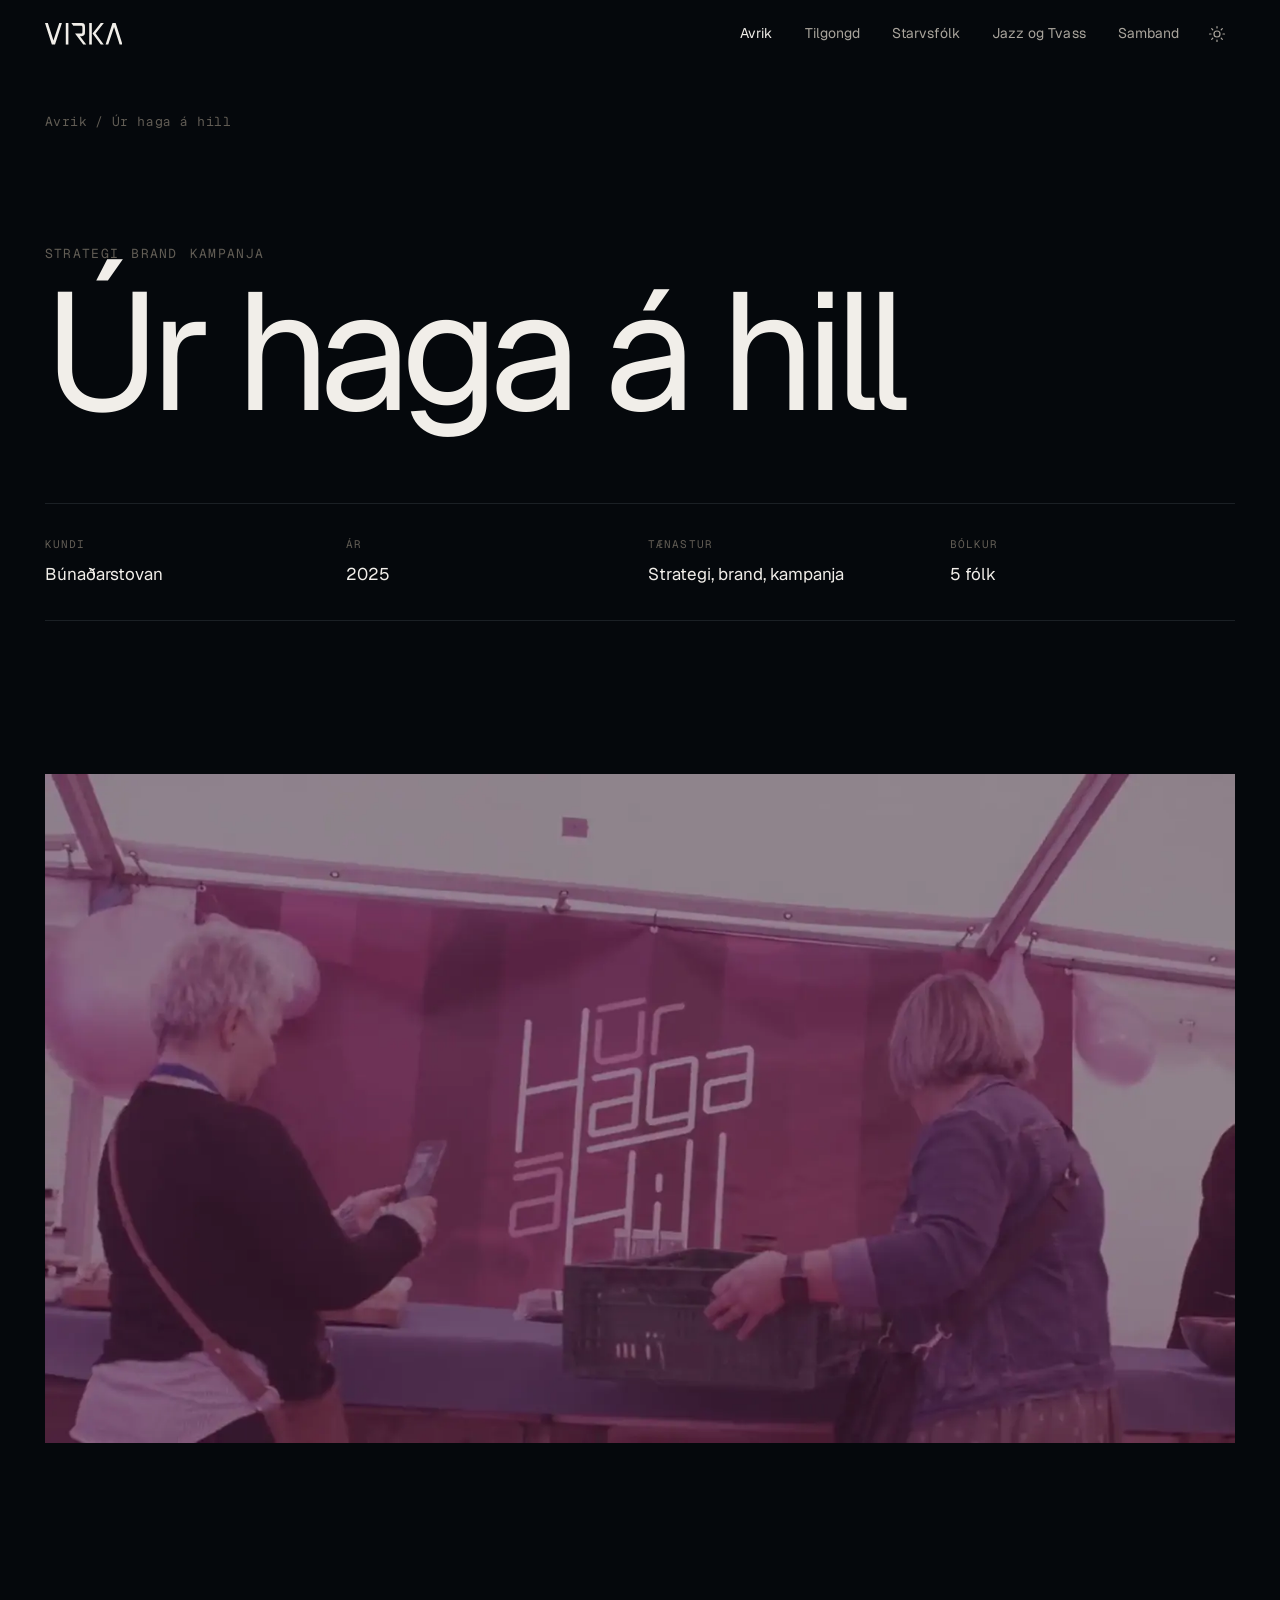
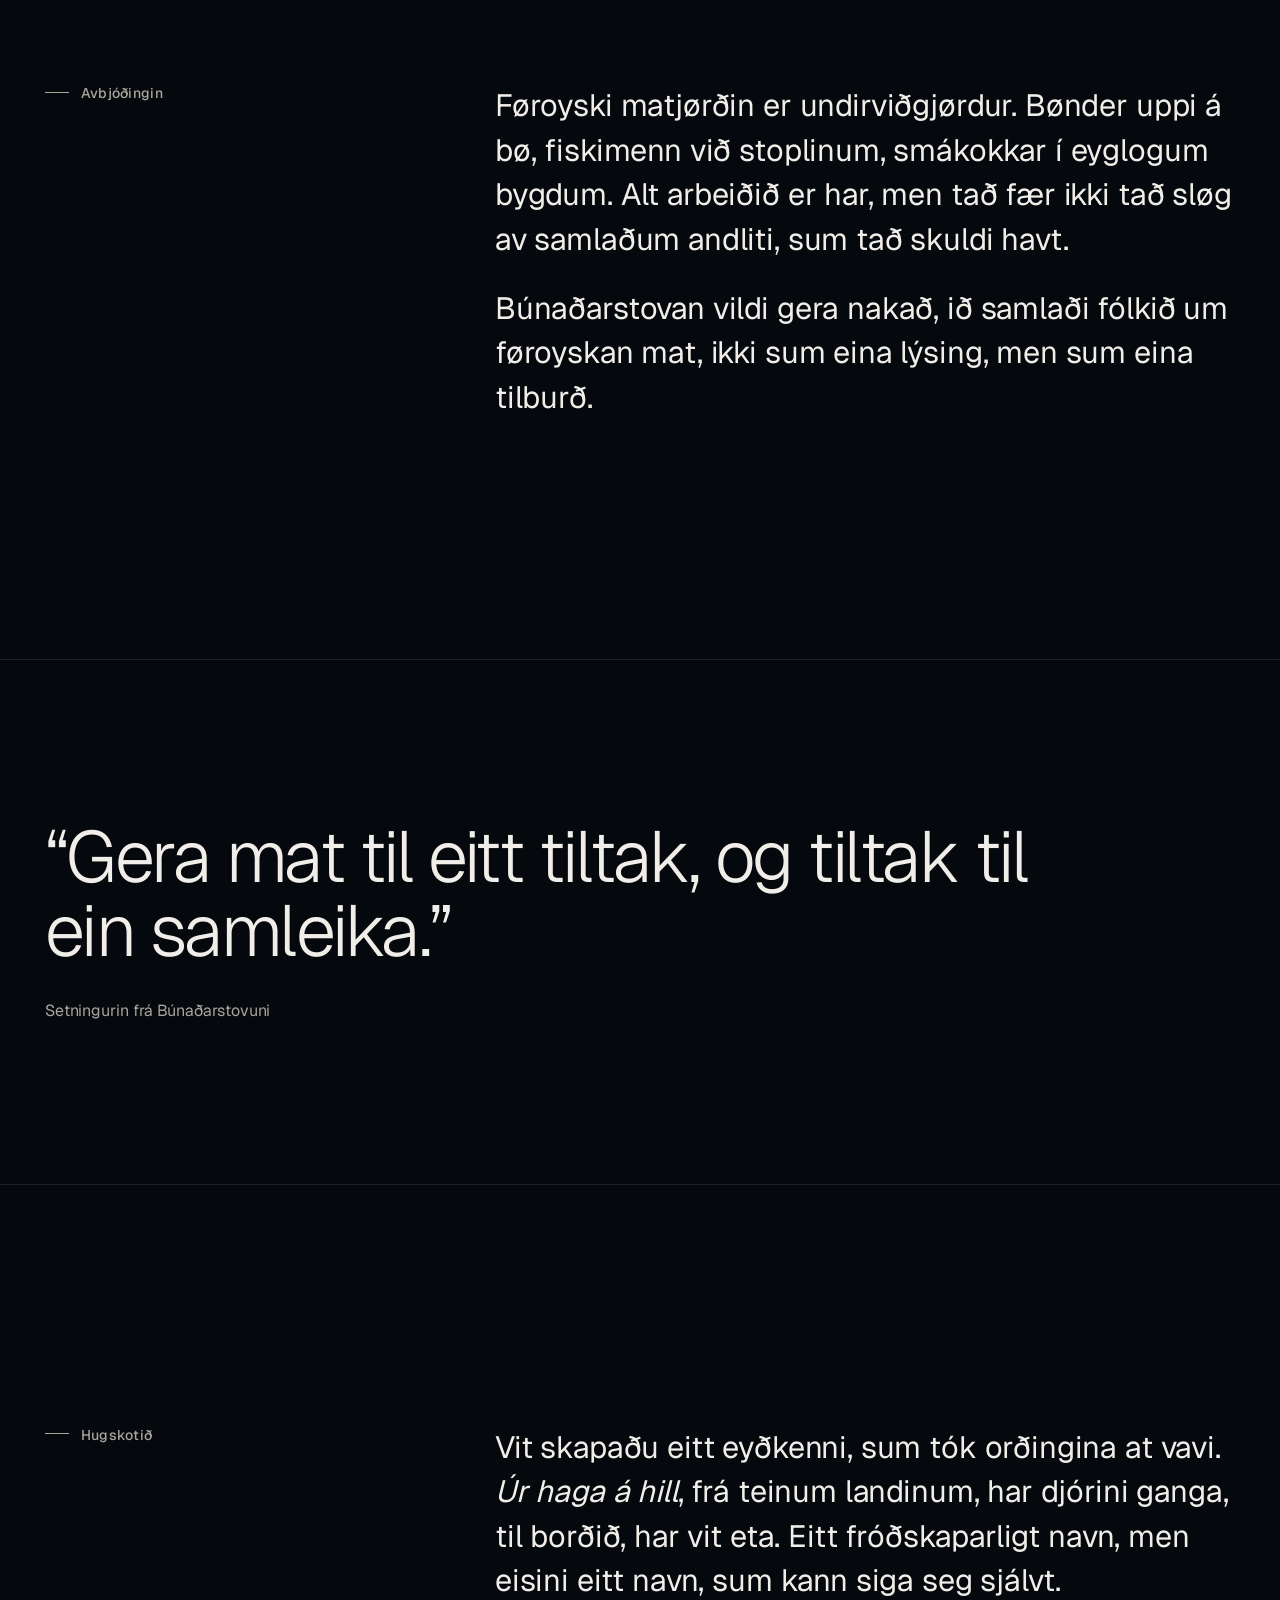
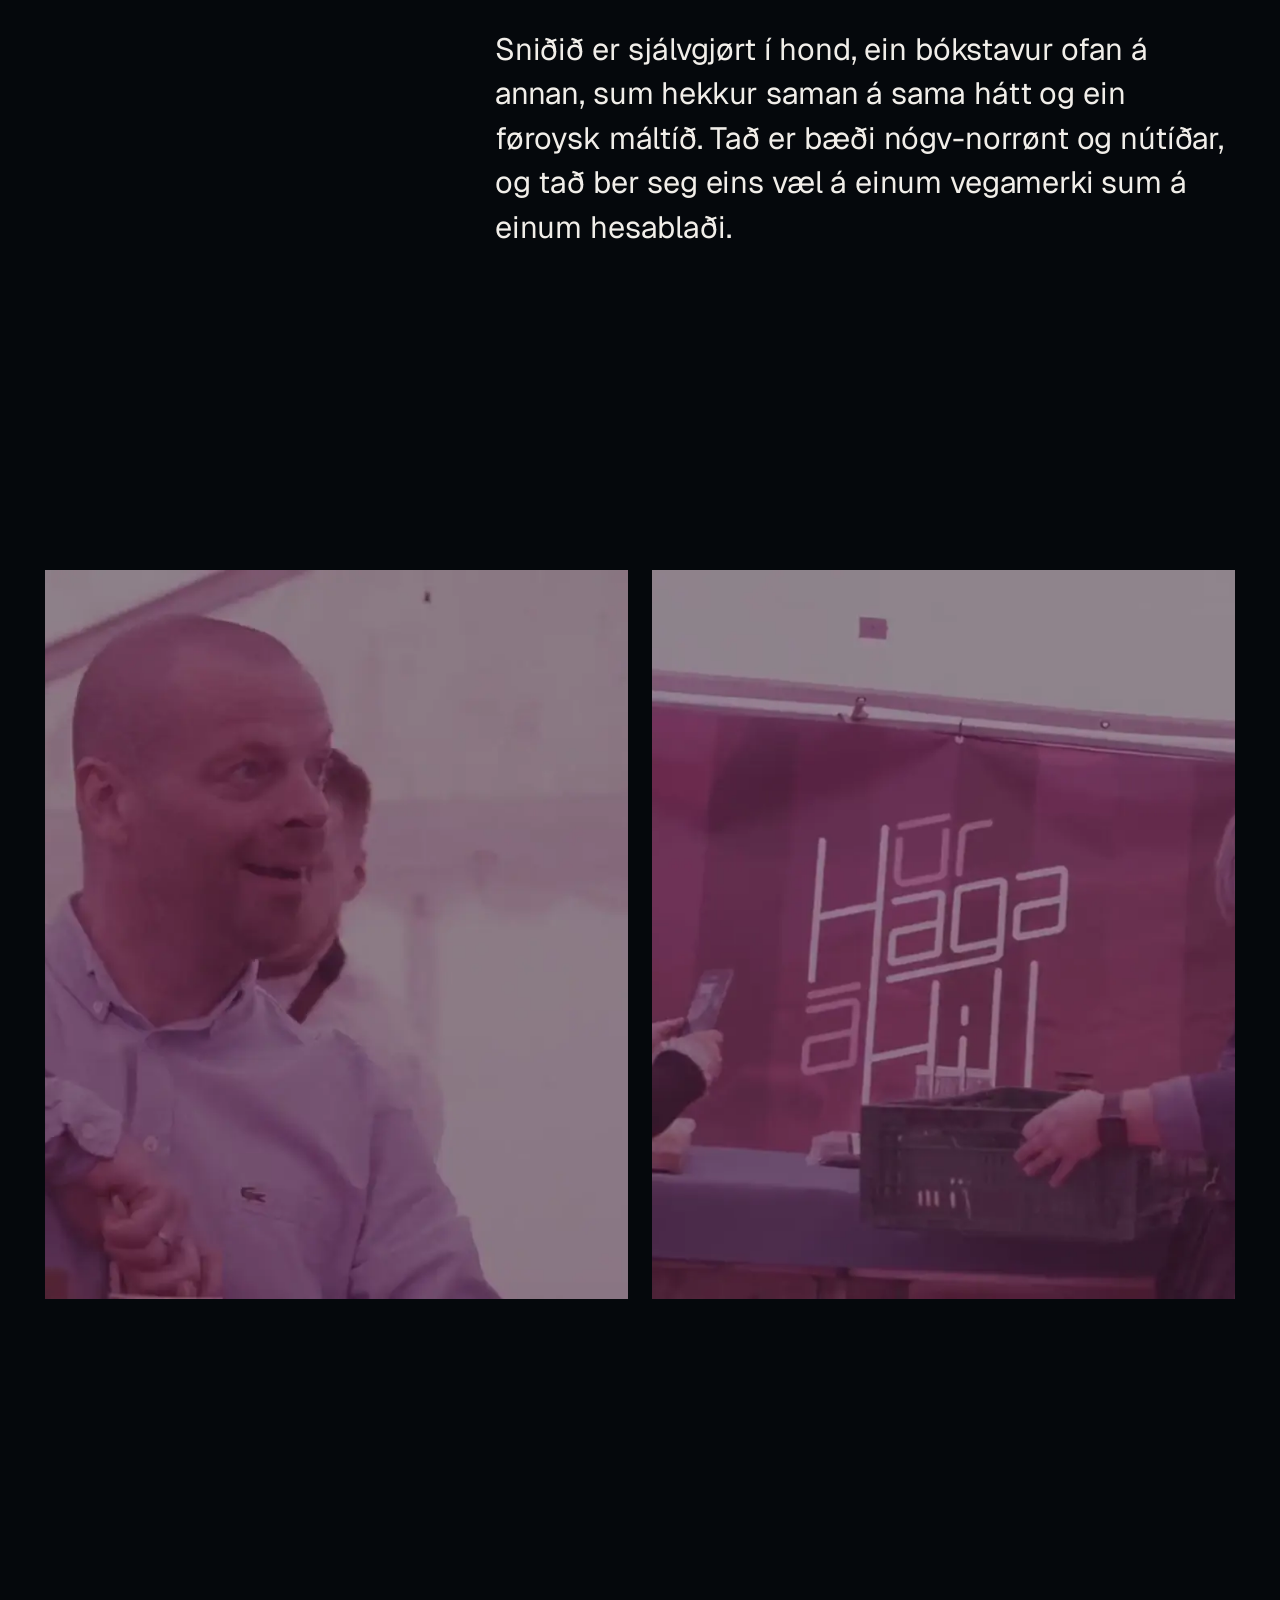
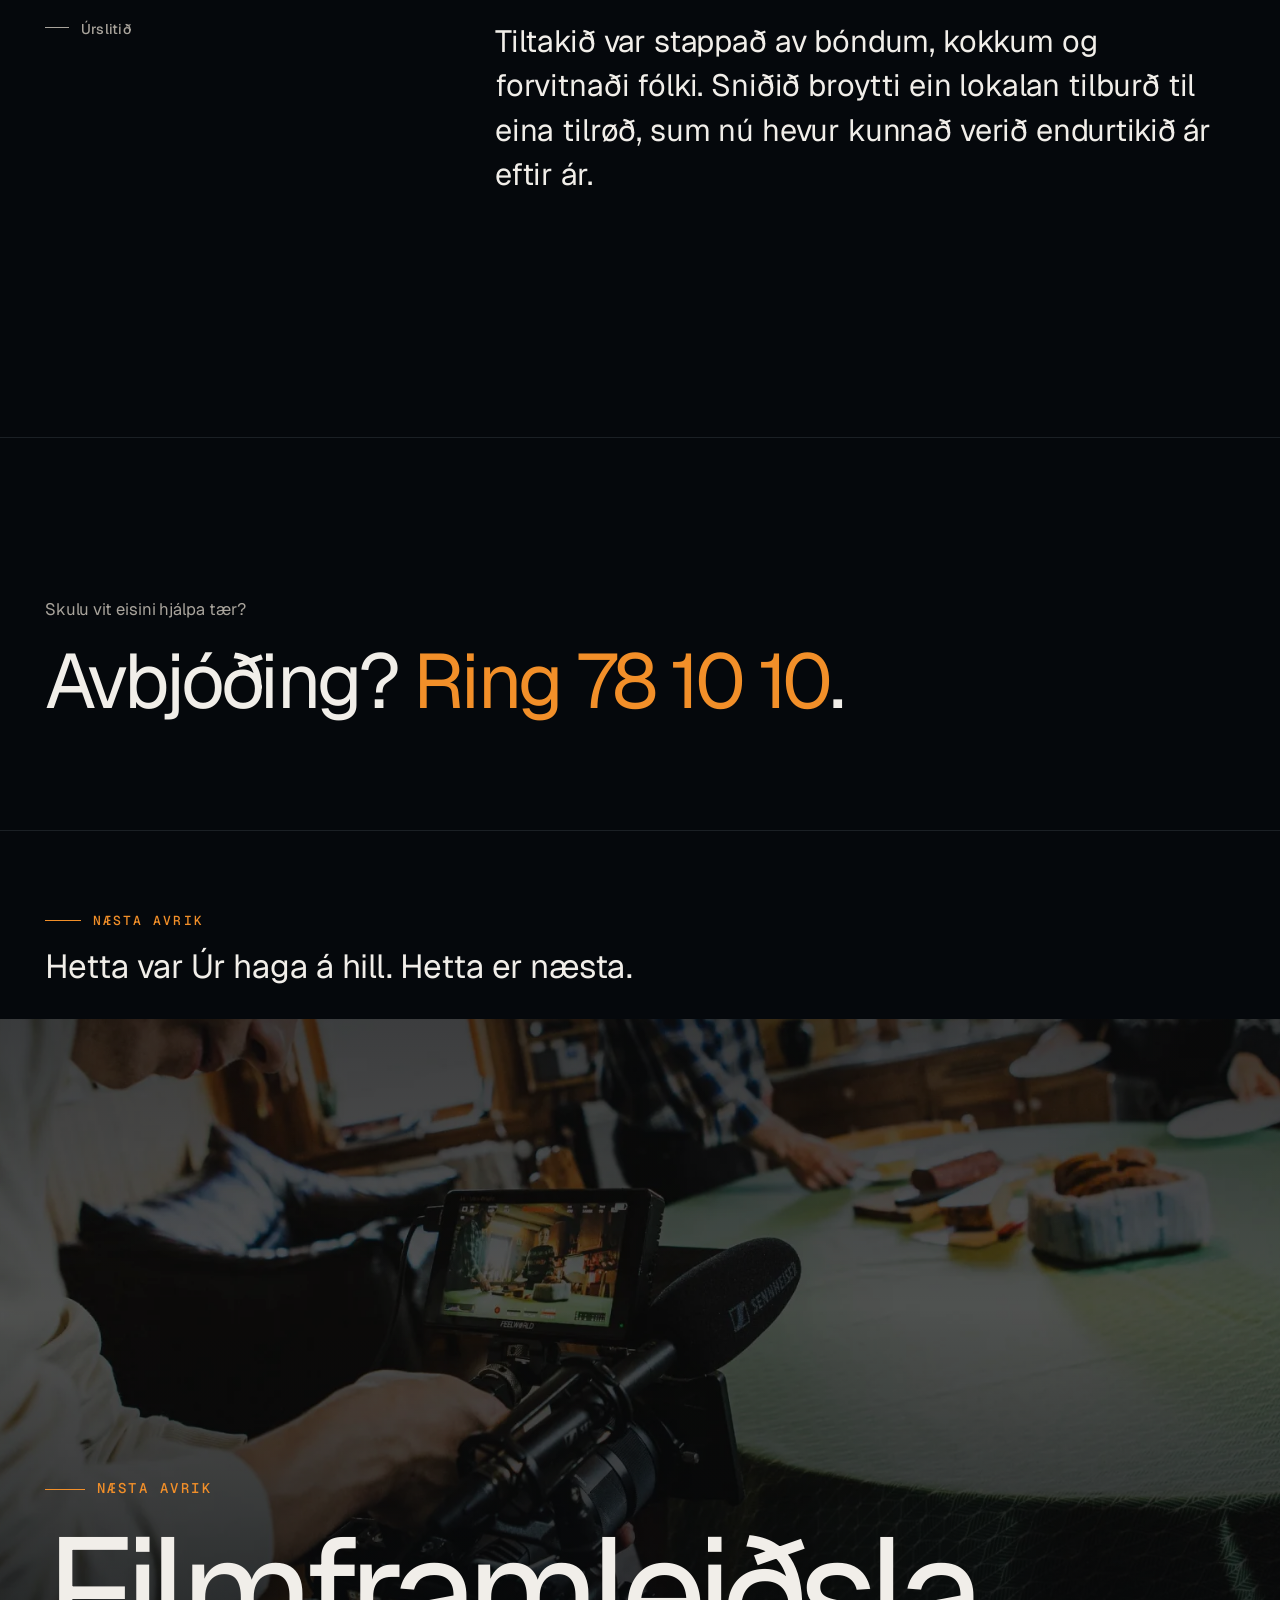
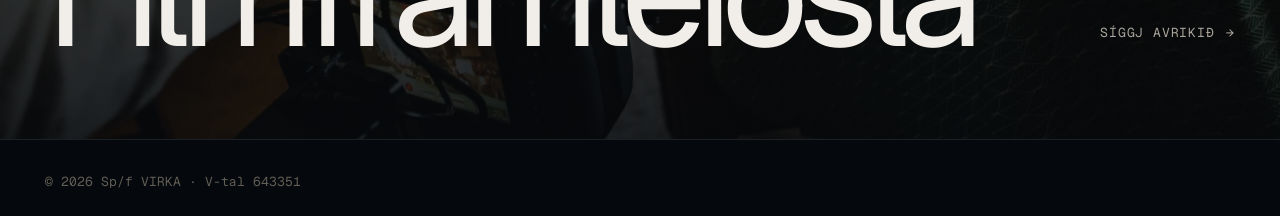
<file: ur-haga-a-hill.html>
<!DOCTYPE html>
<html lang="fo">
<head>
<meta charset="UTF-8">
<meta name="viewport" content="width=device-width, initial-scale=1.0">
<script>
(function(){
  try {
    var m = document.cookie.match(/(?:^|;\s*)virka-theme=(dark|light)/);
    if (m && m[1] === 'light') {
      document.documentElement.setAttribute('data-theme', 'light');
    }
  } catch(e) {}
})();
</script>

<title>Úr haga á hill / VIRKA</title>
<meta name="description" content="Frá bóndum til borð. Ein kampanja kring føroyskan mat, ið samlaði bóndar, kokkar og fólk um eitt og sama stevnumið.">
<link rel="canonical" href="https://virka.fo/avrik/ur-haga-a-hill">

<meta property="og:type" content="article">
<meta property="og:title" content="Úr haga á hill, VIRKA">
<meta property="og:description" content="Frá bóndum til borð. Føroyskur matur sum kampanja.">
<meta property="og:url" content="https://virka.fo/avrik/ur-haga-a-hill">
<meta property="og:site_name" content="VIRKA">
<meta property="og:locale" content="fo_FO">
<meta property="og:image" content="https://virka.fo/avrik/ur-haga-a-hill/assets/cases/haga-still-2.webp">
<meta property="og:image:alt" content="Úr haga á hill, banner við sniði">
<meta property="article:author" content="VIRKA">
<meta property="article:published_time" content="2025-07-01">
<meta property="article:tag" content="Strategi">
<meta property="article:tag" content="Brand">
<meta property="article:tag" content="Kampanja">

<meta name="twitter:card" content="summary_large_image">
<meta name="twitter:title" content="Úr haga á hill / VIRKA">
<meta name="twitter:description" content="Frá bóndum til borð. Føroyskur matur sum kampanja.">
<meta name="twitter:image" content="https://virka.fo/avrik/ur-haga-a-hill/assets/cases/haga-still-2.webp">

<meta name="theme-color" content="#181d27">
<meta name="view-transition" content="same-origin">
<link rel="icon" href="data:image/svg+xml,%3Csvg xmlns='http://www.w3.org/2000/svg' viewBox='0 0 32 32'%3E%3Crect width='32' height='32' rx='4' fill='%23181d27'/%3E%3Ctext x='16' y='22' text-anchor='middle' font-family='sans-serif' font-weight='500' font-size='17' fill='%23f0eadd'%3EV%3C/text%3E%3C/svg%3E">
<link rel="preconnect" href="https://fonts.googleapis.com">
<link rel="preconnect" href="https://fonts.gstatic.com" crossorigin>
<link href="https://fonts.googleapis.com/css2?family=Geist:wght@300;400;500;600&family=Geist+Mono:wght@400;500&display=swap" rel="stylesheet">
<link rel="stylesheet" href="styles.css">

<script type="application/ld+json">
{
  "@context": "https://schema.org",
  "@type": "CreativeWork",
  "name": "Úr haga á hill",
  "headline": "Frá bóndum til borð",
  "creator": { "@type": "Organization", "name": "VIRKA", "url": "https://virka.fo" },
  "client": "Búnaðarstovan",
  "dateCreated": "2025",
  "image": "https://virka.fo/avrik/ur-haga-a-hill/assets/cases/haga-still-2.webp",
  "description": "Ein kampanja kring føroyskan mat.",
  "inLanguage": "fo"
}
</script>
</head>
<body>

<header class="site-header" role="banner">
  <a href="index.html" class="brand" aria-label="VIRKA, heim">
    <svg class="brand-logo" viewBox="0 0 804.24 224.01" fill="currentColor" aria-hidden="true">
      <path d="M362.9,136.19h18.42c24.49,0,33.45-14.23,33.45-40.14v-54.77c0-24.01-6.42-40.62-34.42-40.62h-106.78l19.98,26.94h78.22c13.52,0,16.31,4.65,16.31,18.68v44.79c0,14.6-2.63,18.19-14.92,18.19h-61.57l85.34,114.76h31.07l-65.09-87.82Z"/>
      <rect x="215.77" width="26.91" height="223.52"/>
      <polygon points="87.77 182.72 29.43 .08 0 .08 71.1 223.67 104.15 223.67 175.51 .08 148.27 .08 87.77 182.72"/>
      <rect x="458.77" width="26.9" height="223.52"/>
      <polygon points="578.72 .06 493.26 109.43 578.71 223.81 609.43 223.81 524.87 109.49 610.63 .41 578.72 .06"/>
      <polygon points="733.13 .08 700.08 .08 628.72 223.67 655.95 223.67 716.45 41.02 774.38 222.32 774.8 223.67 804.24 223.67 733.13 .08"/>
    </svg>
  </a>
  <div class="header-right">
    <nav class="nav" aria-label="Høvuðsleiðing">
      <a href="avrik.html" aria-current="page">Avrik</a>
      <a href="tilgongd.html">Tilgongd</a>
      <a href="index.html#starvsfolk">Starvsfólk</a>
      <a href="jazz-og-tvass.html">Jazz og Tvass</a>
      <a href="index.html#samband">Samband</a>
    </nav>
    <button class="theme-toggle" type="button" aria-label="Skift tema">
      <svg class="icon-sun" viewBox="0 0 24 24" fill="none" stroke="currentColor" stroke-width="1.6" stroke-linecap="round" stroke-linejoin="round" aria-hidden="true">
        <circle cx="12" cy="12" r="4"/>
        <path d="M12 2v2M12 20v2M4.93 4.93l1.41 1.41M17.66 17.66l1.41 1.41M2 12h2M20 12h2M4.93 19.07l1.41-1.41M17.66 6.34l1.41-1.41"/>
      </svg>
      <svg class="icon-moon" viewBox="0 0 24 24" fill="none" stroke="currentColor" stroke-width="1.6" stroke-linecap="round" stroke-linejoin="round" aria-hidden="true">
        <path d="M21 12.79A9 9 0 1 1 11.21 3 7 7 0 0 0 21 12.79z"/>
      </svg>
    </button>
    <button class="menu-toggle" aria-label="Lat upp menu">Menu</button>
  </div>
</header>

<div class="mobile-nav" role="dialog" aria-modal="true" aria-label="Menu">
  <button class="mobile-nav-close">Lat aftur</button>
  <ul class="mobile-nav-list">
    <li><a href="index.html">Heim</a></li>
    <li><a href="avrik.html">Avrik</a></li>
    <li><a href="tilgongd.html">Tilgongd</a></li>
    <li><a href="index.html#starvsfolk">Starvsfólk</a></li>
    <li><a href="jazz-og-tvass.html">Jazz og Tvass</a></li>
    <li><a href="index.html#samband">Samband</a></li>
  </ul>
</div>

<main>

  <article>

    <section class="detail-hero">
      <nav class="detail-breadcrumb" aria-label="Brot">
        <a href="avrik.html">Avrik</a>
        <span aria-hidden="true">/</span>
        <span>Úr haga á hill</span>
      </nav>

      <p class="detail-eyebrow">
        <span>Strategi</span><span>Brand</span><span>Kampanja</span>
      </p>

      <h1 class="detail-title">Úr haga á hill</h1>

      <dl class="detail-meta">
        <div><dt>Kundi</dt><dd>Búnaðarstovan</dd></div>
        <div><dt>Ár</dt><dd>2025</dd></div>
        <div><dt>Tænastur</dt><dd>Strategi, brand, kampanja</dd></div>
        <div><dt>Bólkur</dt><dd>5 fólk</dd></div>
      </dl>
    </section>

    <div class="detail-cover">
      <video autoplay muted loop playsinline preload="metadata" poster="assets/cases/haga-still-2.webp">
        <source src="assets/cases/haga-video.mp4" type="video/mp4">
      </video>
    </div>

    <div class="detail-body">
      <section class="detail-section">
        <h2>Avbjóðingin</h2>
        <div class="body-text">
          <p>
            Føroyski matjørðin er undirviðgjørdur. Bønder uppi á bø, fiskimenn
            við stoplinum, smákokkar í eyglogum bygdum. Alt arbeiðið er har, men
            tað fær ikki tað sløg av samlaðum andliti, sum tað skuldi havt.
          </p>
          <p>
            Búnaðarstovan vildi gera nakað, ið samlaði fólkið um føroyskan mat,
            ikki sum eina lýsing, men sum eina tilburð.
          </p>
        </div>
      </section>
    </div>

    <section class="pull reveal">
      <blockquote>
        “Gera mat til eitt tiltak, og tiltak til ein samleika.”
      </blockquote>
      <cite>Setningurin frá Búnaðarstovuni</cite>
    </section>

    <div class="detail-body">
      <section class="detail-section">
        <h2>Hugskotið</h2>
        <div class="body-text">
          <p>
            Vit skapaðu eitt eyðkenni, sum tók orðingina at vavi. <em>Úr haga á
            hill</em>, frá teinum landinum, har djórini ganga, til borðið, har
            vit eta. Eitt fróðskaparligt navn, men eisini eitt navn, sum kann
            siga seg sjálvt.
          </p>
          <p>
            Sniðið er sjálvgjørt í hond, ein bókstavur ofan á annan, sum hekkur
            saman á sama hátt og ein føroysk máltíð. Tað er bæði nógv-norrønt
            og nútíðar, og tað ber seg eins væl á einum vegamerki sum á einum
            hesablaði.
          </p>
        </div>
      </section>
    </div>

    <div class="detail-media reveal">
      <div class="detail-media-pair">
        <figure style="margin:0;">
          <img src="assets/cases/haga-still-1.webp" alt="Úr haga á hill, tilburður" loading="lazy">
        </figure>
        <figure style="margin:0;">
          <img src="assets/cases/haga-still-2.webp" alt="Úr haga á hill, banner við sniði" loading="lazy">
        </figure>
      </div>
    </div>

    <div class="detail-body">
      <section class="detail-section">
        <h2>Úrslitið</h2>
        <div class="body-text">
          <p>
            Tiltakið var stappað av bóndum, kokkum og forvitnaði fólki. Sniðið
            broytti ein lokalan tilburð til eina tilrøð, sum nú hevur kunnað
            verið endurtikið ár eftir ár.
          </p>
        </div>
      </section>
    </div>

  </article>

  <!-- CTA -->
  <section class="case-cta">
    <p class="case-cta-eyebrow">Skulu vit eisini hjálpa tær?</p>
    <h2 class="case-cta-title">
      Avbjóðing? <a href="tel:+298781010">Ring 78 10 10</a>.
    </h2>
  </section>

  <!-- Lead-in to next case -->
  <div class="next-case-intro">
    <p class="label">Næsta avrik</p>
    <p class="lead-in">Hetta var Úr haga á hill. Hetta er næsta.</p>
  </div>

  <!-- NEXT CASE: Filmframleiðsla -->
  <a class="next-case" href="filmframleidsla.html" aria-label="Næsta avrik: Filmframleiðsla">
    <div class="next-media">
      <img src="assets/cases/production.webp" alt="Filmframleiðsla">
    </div>
    <div class="next-overlay" aria-hidden="true"></div>
    <div class="next-content">
      <div>
        <p class="next-eyebrow">Næsta avrik</p>
        <h2 class="next-title">Filmframleiðsla</h2>
      </div>
      <span class="next-cue">
        <span>Síggj avrikið</span>
        <span class="arrow" aria-hidden="true">→</span>
      </span>
    </div>
  </a>

</main>

<footer class="site-footer">
  <div class="footer-base">
    <span>© 2026 Sp/f VIRKA · V-tal 643351</span>
  </div>
</footer>

<script src="https://cdn.jsdelivr.net/npm/gsap@3.12.5/dist/gsap.min.js"></script>
<script src="script.js"></script>
</body>
</html>
</file>
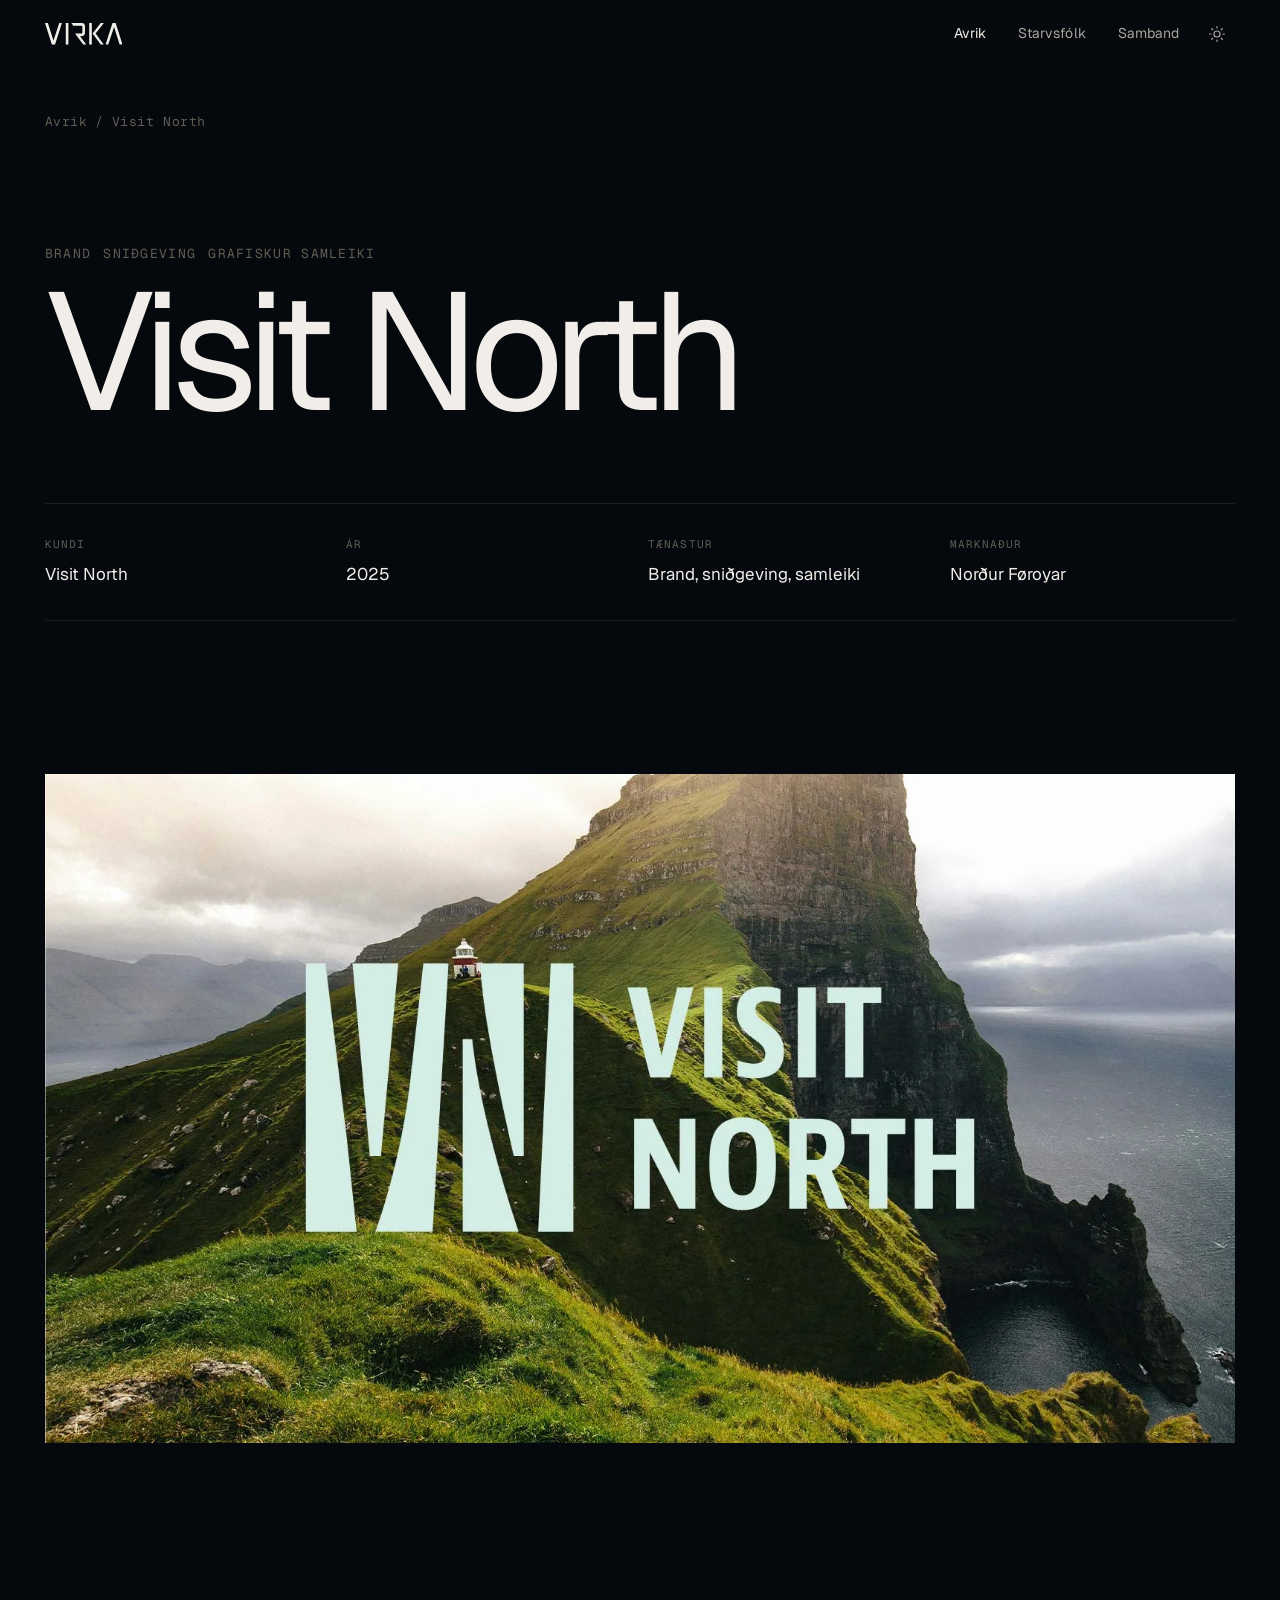
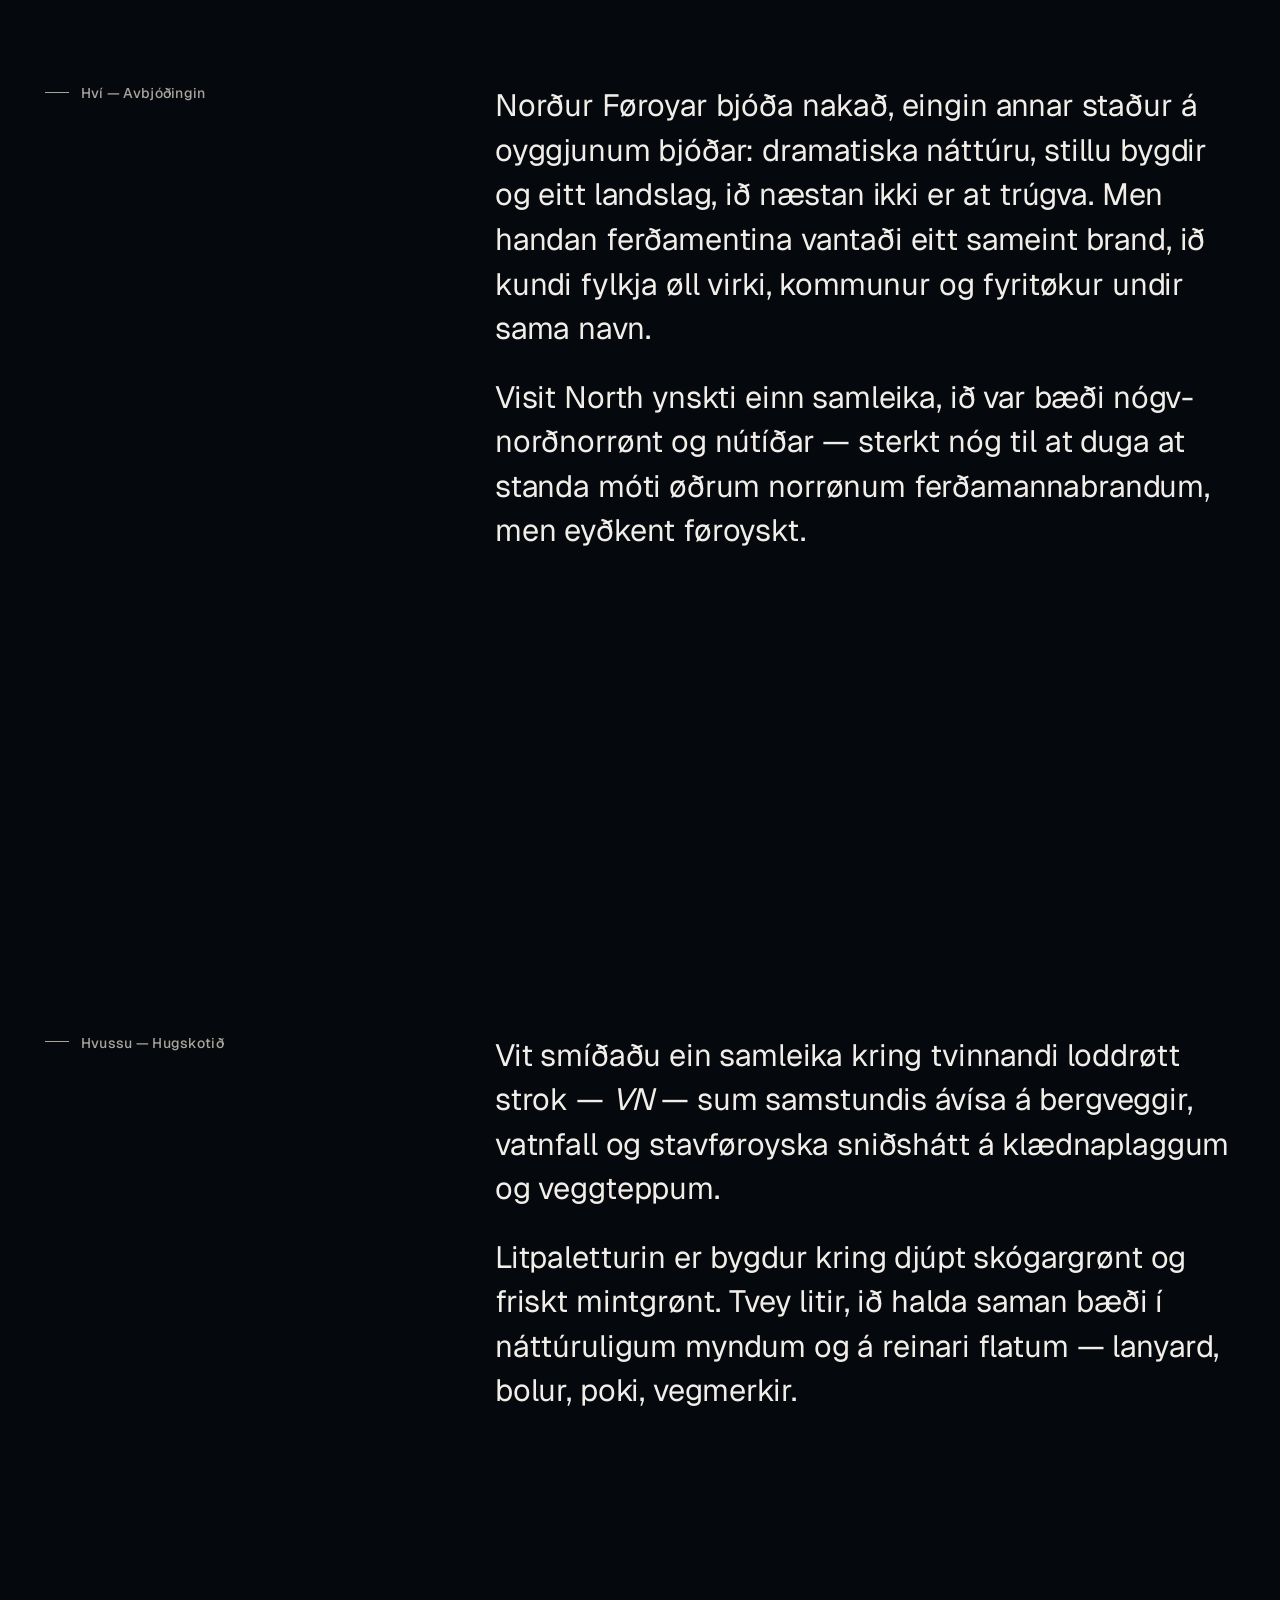
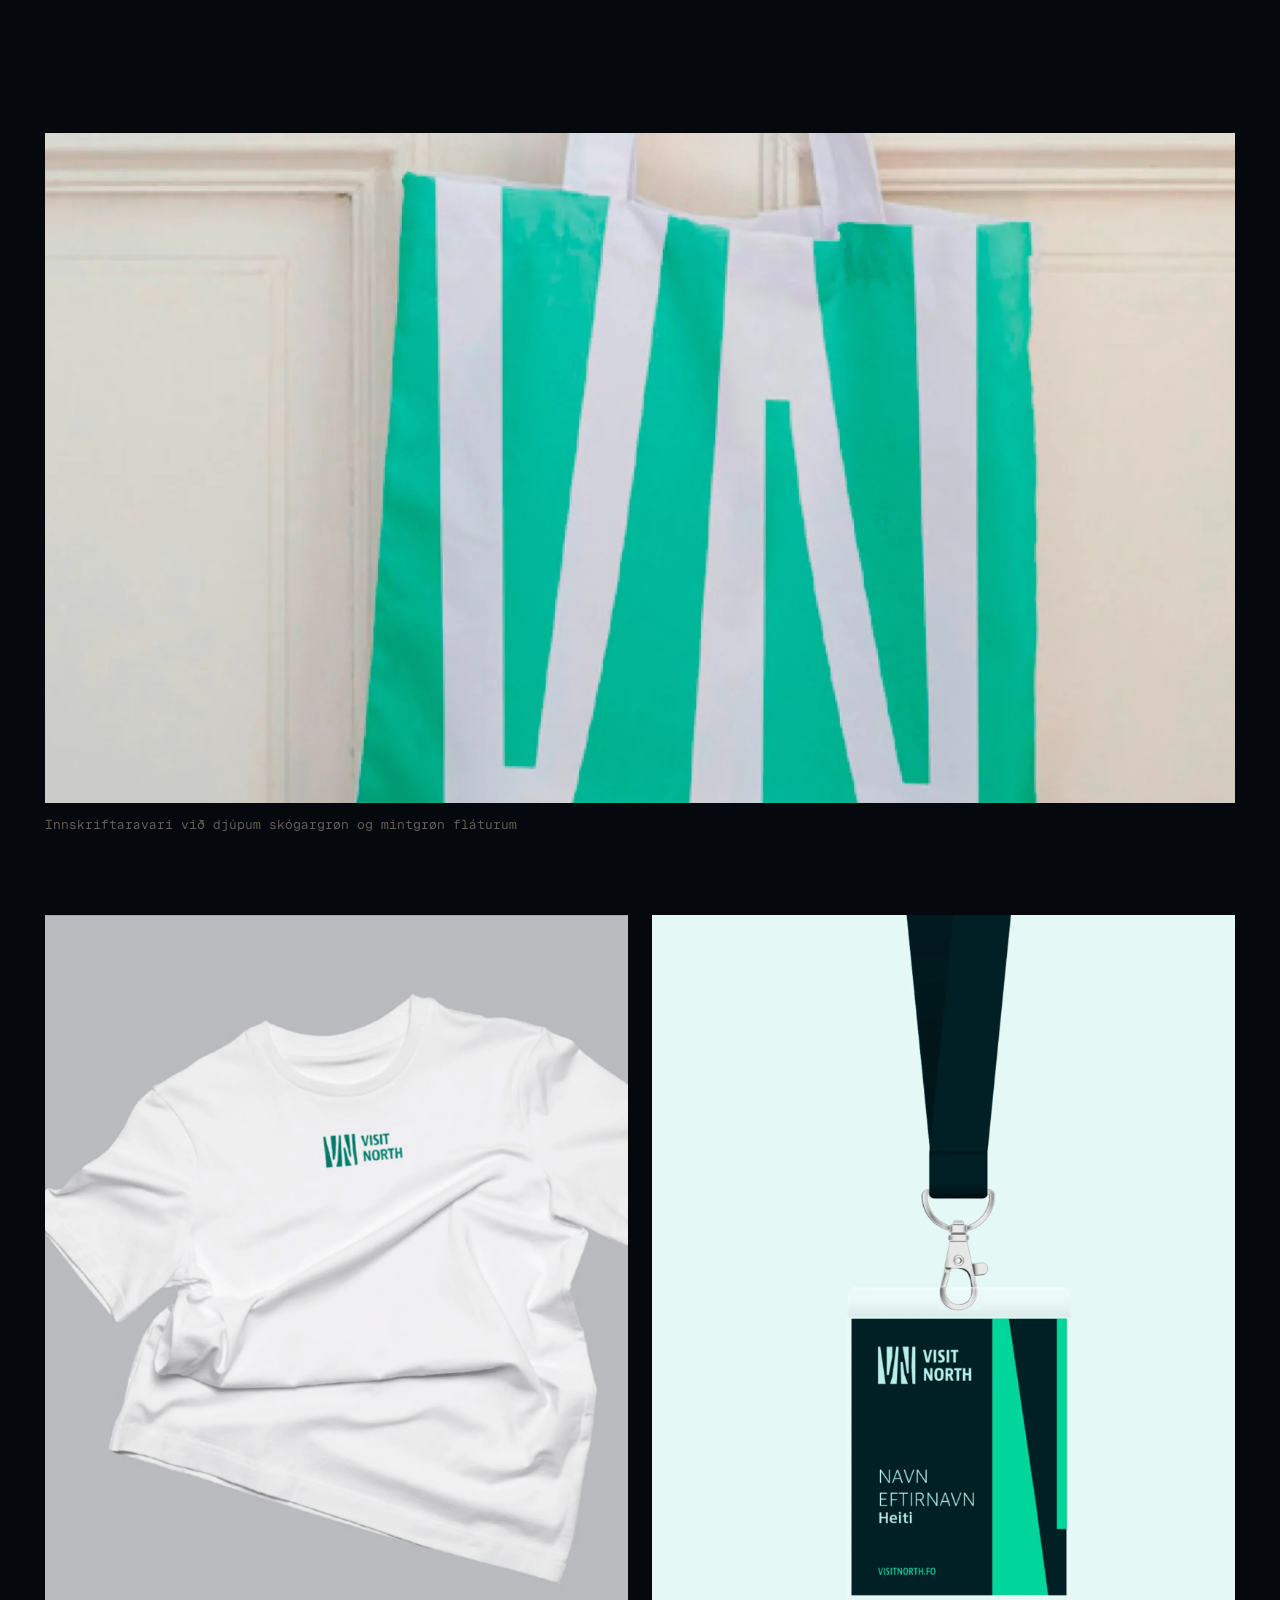
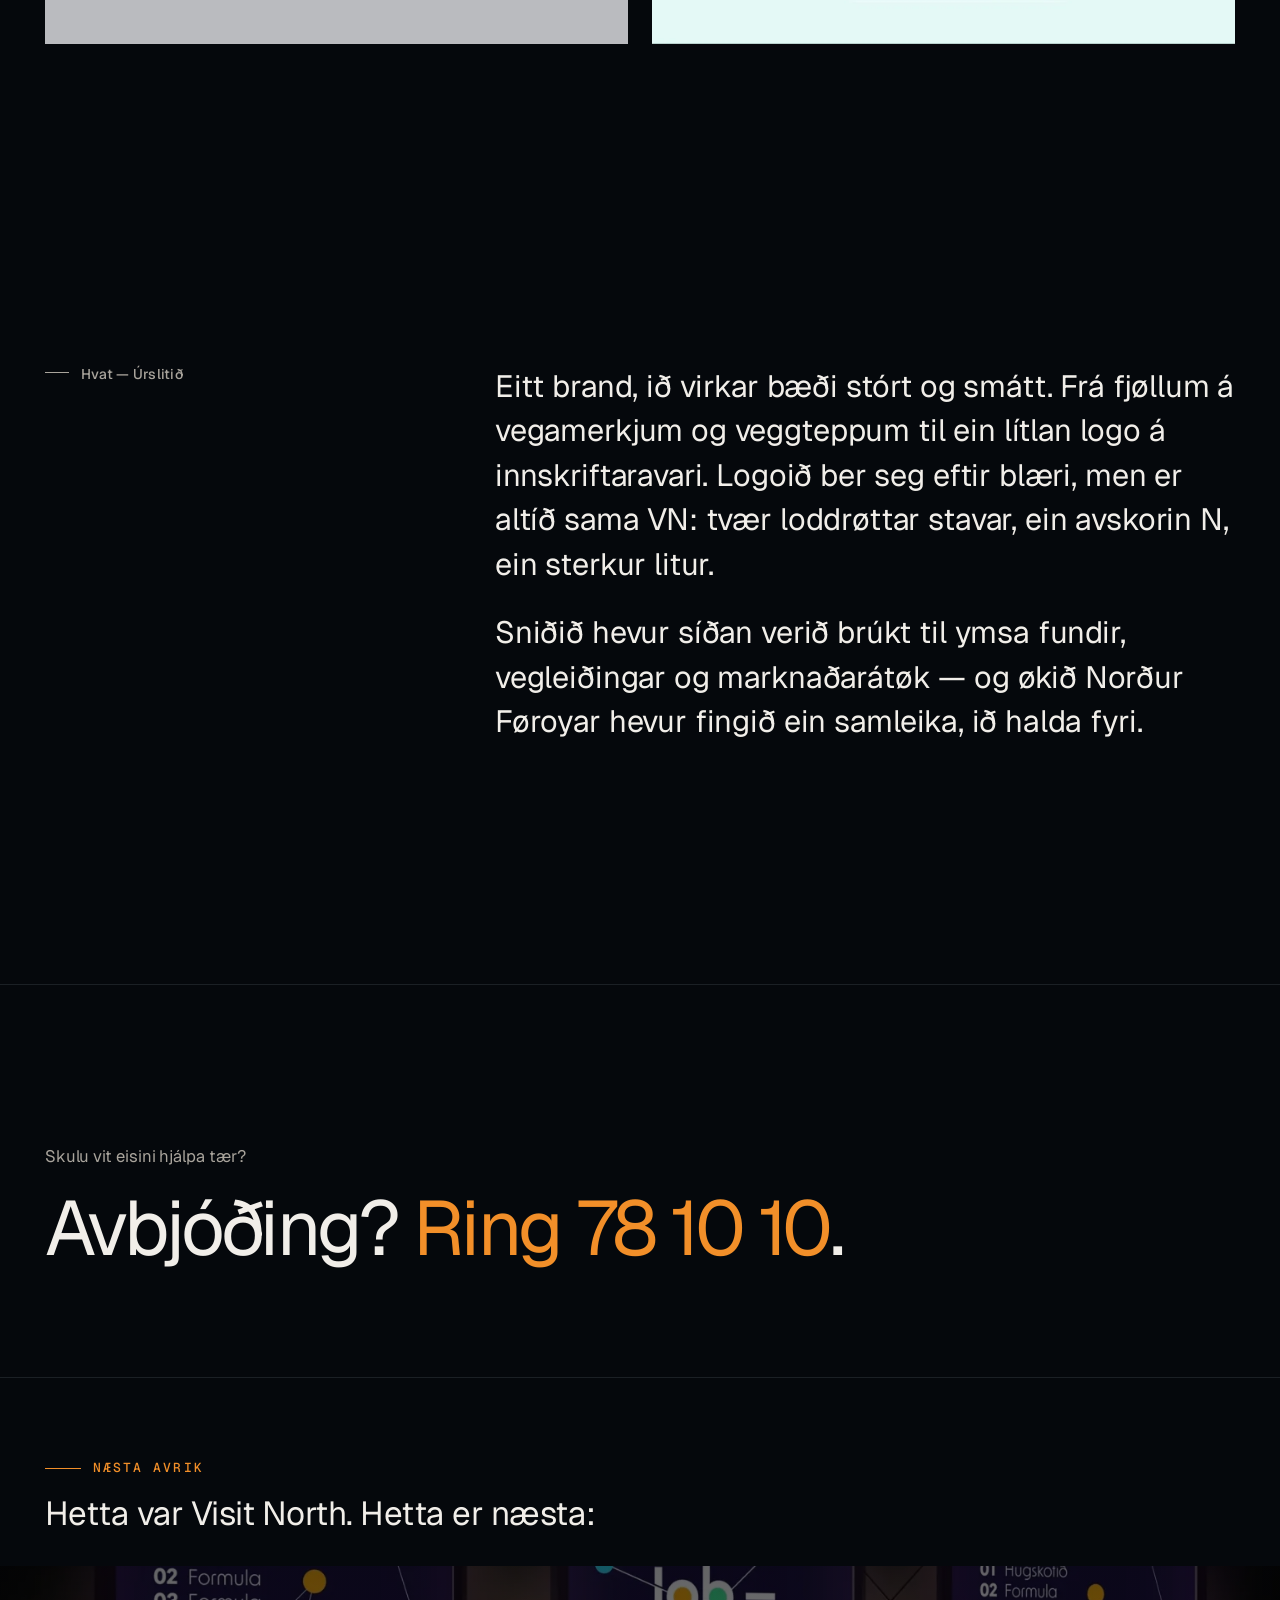
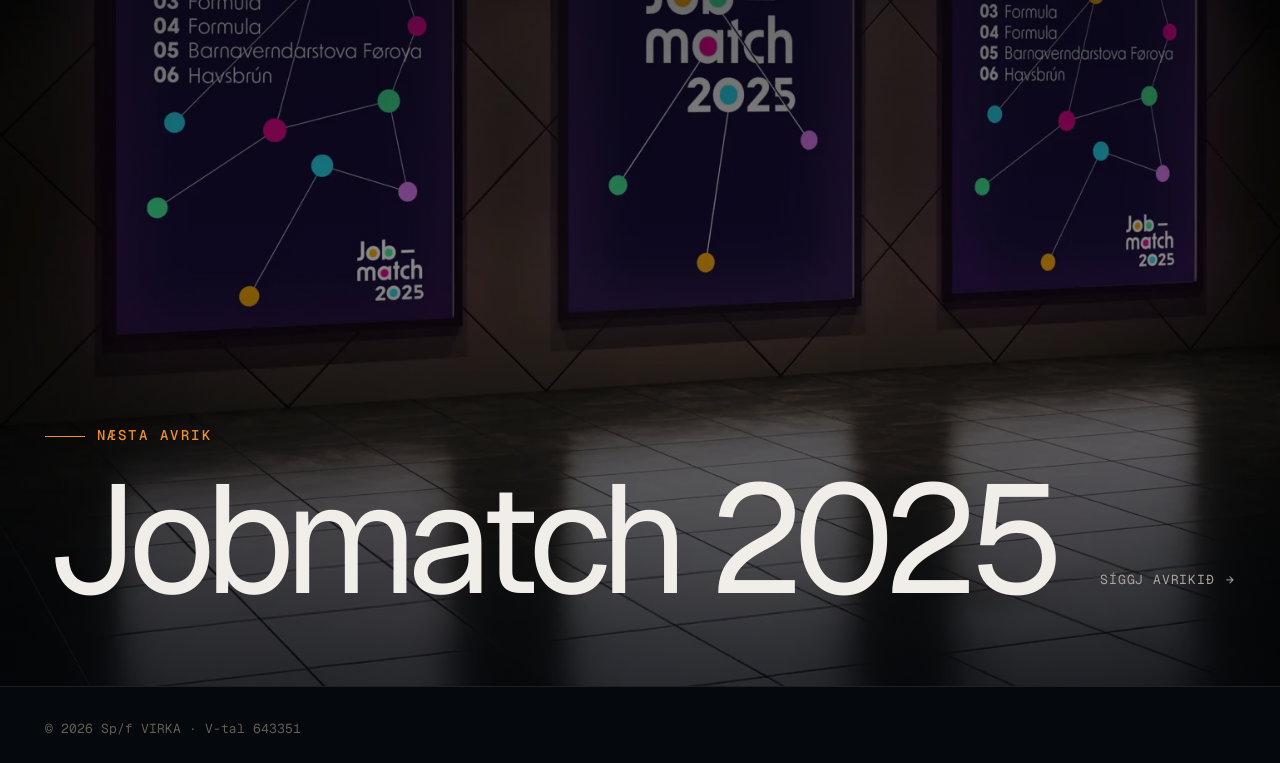
<file: visit-north.html>
<!DOCTYPE html>
<html lang="fo">
<head>
<meta charset="UTF-8">
<meta name="viewport" content="width=device-width, initial-scale=1.0">
<script>
(function(){
  try {
    var m = document.cookie.match(/(?:^|;\s*)virka-theme=(dark|light)/);
    if (m && m[1] === 'light') {
      document.documentElement.setAttribute('data-theme', 'light');
    }
  } catch(e) {}
})();
</script>

<title>Visit North — VIRKA</title>
<meta name="description" content="Eitt sameint brand til norðuru Føroya. Frá fjølli og vatnfall til lanyard og pokar. Eitt avrik frá VIRKA.">
<link rel="canonical" href="https://virka.fo/avrik/visit-north">

<meta property="og:type" content="article">
<meta property="og:title" content="Visit North — VIRKA">
<meta property="og:description" content="Eitt sameint brand til norðuru Føroya, ið virkar bæði í landslagi og á lanyard.">
<meta property="og:url" content="https://virka.fo/avrik/visit-north">
<meta property="og:site_name" content="VIRKA">
<meta property="og:locale" content="fo_FO">
<meta property="og:image" content="https://virka.fo/avrik/visit-north/assets/cases/visit-north-hero.webp">
<meta property="og:image:alt" content="Visit North logo yvir Kallur, Kalsoy">
<meta property="article:author" content="VIRKA">
<meta property="article:published_time" content="2025-09-01">
<meta property="article:tag" content="Brand">
<meta property="article:tag" content="Sniðgeving">

<meta name="twitter:card" content="summary_large_image">
<meta name="twitter:title" content="Visit North — VIRKA">
<meta name="twitter:description" content="Eitt sameint brand til norðuru Føroya.">
<meta name="twitter:image" content="https://virka.fo/avrik/visit-north/assets/cases/visit-north-hero.webp">

<meta name="theme-color" content="#181d27">
<meta name="view-transition" content="same-origin">
<link rel="icon" href="data:image/svg+xml,%3Csvg xmlns='http://www.w3.org/2000/svg' viewBox='0 0 32 32'%3E%3Crect width='32' height='32' rx='4' fill='%23181d27'/%3E%3Ctext x='16' y='22' text-anchor='middle' font-family='sans-serif' font-weight='500' font-size='17' fill='%23f0eadd'%3EV%3C/text%3E%3C/svg%3E">
<link rel="preconnect" href="https://fonts.googleapis.com">
<link rel="preconnect" href="https://fonts.gstatic.com" crossorigin>
<link href="https://fonts.googleapis.com/css2?family=Geist:wght@300;400;500;600&family=Geist+Mono:wght@400;500&display=swap" rel="stylesheet">
<link rel="stylesheet" href="styles.css">

<script type="application/ld+json">
{
  "@context": "https://schema.org",
  "@type": "CreativeWork",
  "name": "Visit North",
  "headline": "Eitt sameint brand til norðuru Føroya",
  "creator": { "@type": "Organization", "name": "VIRKA", "url": "https://virka.fo" },
  "client": "Visit North",
  "dateCreated": "2025",
  "image": "https://virka.fo/avrik/visit-north/assets/cases/visit-north-hero.webp",
  "description": "Brand, sniðgeving og grafiskur samleiki til Visit North.",
  "inLanguage": "fo"
}
</script>
</head>
<body>

<header class="site-header" role="banner">
  <a href="index.html" class="brand" aria-label="VIRKA, heim">
    <svg class="brand-logo" viewBox="0 0 804.24 224.01" fill="currentColor" aria-hidden="true">
      <path d="M362.9,136.19h18.42c24.49,0,33.45-14.23,33.45-40.14v-54.77c0-24.01-6.42-40.62-34.42-40.62h-106.78l19.98,26.94h78.22c13.52,0,16.31,4.65,16.31,18.68v44.79c0,14.6-2.63,18.19-14.92,18.19h-61.57l85.34,114.76h31.07l-65.09-87.82Z"/>
      <rect x="215.77" width="26.91" height="223.52"/>
      <polygon points="87.77 182.72 29.43 .08 0 .08 71.1 223.67 104.15 223.67 175.51 .08 148.27 .08 87.77 182.72"/>
      <rect x="458.77" width="26.9" height="223.52"/>
      <polygon points="578.72 .06 493.26 109.43 578.71 223.81 609.43 223.81 524.87 109.49 610.63 .41 578.72 .06"/>
      <polygon points="733.13 .08 700.08 .08 628.72 223.67 655.95 223.67 716.45 41.02 774.38 222.32 774.8 223.67 804.24 223.67 733.13 .08"/>
    </svg>
  </a>
  <div class="header-right">
    <nav class="nav" aria-label="Høvuðsleiðing">
    <a href="avrik.html" aria-current="page">Avrik</a>
    <a href="index.html#starvsfolk">Starvsfólk</a>
    <a href="index.html#samband">Samband</a>
  </nav>
    <button class="theme-toggle" type="button" aria-label="Skift tema">
      <svg class="icon-sun" viewBox="0 0 24 24" fill="none" stroke="currentColor" stroke-width="1.6" stroke-linecap="round" stroke-linejoin="round" aria-hidden="true">
        <circle cx="12" cy="12" r="4"/>
        <path d="M12 2v2M12 20v2M4.93 4.93l1.41 1.41M17.66 17.66l1.41 1.41M2 12h2M20 12h2M4.93 19.07l1.41-1.41M17.66 6.34l1.41-1.41"/>
      </svg>
      <svg class="icon-moon" viewBox="0 0 24 24" fill="none" stroke="currentColor" stroke-width="1.6" stroke-linecap="round" stroke-linejoin="round" aria-hidden="true">
        <path d="M21 12.79A9 9 0 1 1 11.21 3 7 7 0 0 0 21 12.79z"/>
      </svg>
    </button>
    <button class="menu-toggle" aria-label="Lat upp menu">Menu</button>
  </div>
</header>

<div class="mobile-nav" role="dialog" aria-modal="true" aria-label="Menu">
  <button class="mobile-nav-close">Lat aftur</button>
  <ul class="mobile-nav-list">
    <li><a href="index.html">Heim</a></li>
    <li><a href="avrik.html">Avrik</a></li>
    <li><a href="index.html#starvsfolk">Starvsfólk</a></li>
    <li><a href="index.html#samband">Samband</a></li>
  </ul>
</div>

<main>

  <article>

    <section class="detail-hero">
      <nav class="detail-breadcrumb" aria-label="Brot">
        <a href="avrik.html">Avrik</a>
        <span aria-hidden="true">/</span>
        <span>Visit North</span>
      </nav>

      <p class="detail-eyebrow">
        <span>Brand</span><span>Sniðgeving</span><span>Grafiskur samleiki</span>
      </p>

      <h1 class="detail-title transition-title-visitnorth">Visit&nbsp;North</h1>

      <dl class="detail-meta">
        <div><dt>Kundi</dt><dd>Visit North</dd></div>
        <div><dt>Ár</dt><dd>2025</dd></div>
        <div><dt>Tænastur</dt><dd>Brand, sniðgeving, samleiki</dd></div>
        <div><dt>Marknaður</dt><dd>Norður Føroyar</dd></div>
      </dl>
    </section>

    <div class="detail-cover transition-media-visitnorth">
      <img src="assets/cases/visit-north-hero.webp" alt="Visit North · Kallur, Kalsoy" fetchpriority="high">
    </div>

    <div class="detail-body">
      <section class="detail-section">
        <h2>Hví — Avbjóðingin</h2>
        <div class="body-text">
          <p>
            Norður Føroyar bjóða nakað, eingin annar staður á oyggjunum bjóðar:
            dramatiska náttúru, stillu bygdir og eitt landslag, ið næstan ikki
            er at trúgva. Men handan ferðamentina vantaði eitt sameint brand,
            ið kundi fylkja øll virki, kommunur og fyritøkur undir sama navn.
          </p>
          <p>
            Visit North ynskti einn samleika, ið var bæði nógv-norðnorrønt og
            nútíðar &mdash; sterkt nóg til at duga at standa móti øðrum
            norrønum ferðamannabrandum, men eyðkent føroyskt.
          </p>
        </div>
      </section>
    </div>

    <div class="detail-body">
      <section class="detail-section">
        <h2>Hvussu — Hugskotið</h2>
        <div class="body-text">
          <p>
            Vit smíðaðu ein samleika kring tvinnandi loddrøtt strok &mdash;
            <em>VN</em> &mdash; sum samstundis ávísa á bergveggir, vatnfall og
            stavføroyska sniðshátt á klædnaplaggum og veggteppum.
          </p>
          <p>
            Litpaletturin er bygdur kring djúpt skógargrønt og friskt mintgrønt.
            Tvey litir, ið halda saman bæði í náttúruligum myndum og á reinari
            flatum &mdash; lanyard, bolur, poki, vegmerkir.
          </p>
        </div>
      </section>
    </div>

    <figure class="detail-media reveal">
      <img src="assets/cases/visit-north-badge.webp" alt="Visit North lanyard og innskriftaravari" class="single" loading="lazy">
      <figcaption>Innskriftaravari við djúpum skógargrøn og mintgrøn fláturum</figcaption>
    </figure>

    <div class="detail-media reveal">
      <div class="detail-media-pair">
        <figure style="margin:0;">
          <img src="assets/cases/visit-north-tshirt.webp" alt="Visit North bolur" loading="lazy">
        </figure>
        <figure style="margin:0;">
          <img src="assets/cases/visit-north-tote.webp" alt="Visit North poki" loading="lazy">
        </figure>
      </div>
    </div>

    <div class="detail-body">
      <section class="detail-section">
        <h2>Hvat — Úrslitið</h2>
        <div class="body-text">
          <p>
            Eitt brand, ið virkar bæði stórt og smátt. Frá fjøllum á vegamerkjum
            og veggteppum til ein lítlan logo á innskriftaravari. Logoið ber
            seg eftir blæri, men er altíð sama VN: tvær loddrøttar stavar,
            ein avskorin N, ein sterkur litur.
          </p>
          <p>
            Sniðið hevur síðan verið brúkt til ymsa fundir, vegleiðingar og
            marknaðarátøk &mdash; og økið Norður Føroyar hevur fingið ein
            samleika, ið halda fyri.
          </p>
        </div>
      </section>
    </div>

  </article>

  <!-- CTA — same ask as the home page, smaller -->
  <section class="case-cta">
    <p class="case-cta-eyebrow">Skulu vit eisini hjálpa tær?</p>
    <h2 class="case-cta-title">
      Avbjóðing? <a href="tel:+298781010">Ring 78 10 10</a>.
    </h2>
  </section>

  <!-- Lead-in to the next case -->
  <div class="next-case-intro">
    <p class="label">Næsta avrik</p>
    <p class="lead-in">Hetta var Visit North. Hetta er næsta:</p>
  </div>

  <!-- NEXT CASE — Jobmatch -->
  <a class="next-case" href="jobmatch-2025.html" aria-label="Næsta avrik: Jobmatch 2025">
    <div class="next-media transition-media-jobmatch">
      <img src="assets/cases/jm25-posters.webp" alt="Jobmatch 2025 lýsingaskíggjar" loading="lazy">
    </div>
    <div class="next-overlay" aria-hidden="true"></div>
    <div class="next-content">
      <div>
        <p class="next-eyebrow">Næsta avrik</p>
        <h2 class="next-title transition-title-jobmatch">Jobmatch 2025</h2>
      </div>
      <span class="next-cue">
        <span>Síggj avrikið</span>
        <span class="arrow" aria-hidden="true">→</span>
      </span>
    </div>
  </a>

</main>

<footer class="site-footer">
  <div class="footer-base">
    <span>© 2026 Sp/f VIRKA · V-tal 643351</span>
  </div>
</footer>

<script src="script.js"></script>
</body>
</html>
</file>
<file: styles.css>
/* =========================================================
   VIRKA — minimalist, spotlight hero, case-led
   ========================================================= */

:root {
  /* Dark is default. Define dark tokens at :root so they apply
     immediately even before JS runs. Light overrides via [data-theme=light]. */
  --bg:           oklch(13% 0.012 250);
  --bg-2:         oklch(16% 0.014 250);
  --ink:          oklch(95% 0.008 80);
  --ink-2:        oklch(72% 0.012 80);
  --ink-3:        oklch(48% 0.014 80);
  --rule:         oklch(24% 0.012 250);
  --accent:       oklch(74% 0.16 60);

  --font-sans:    "Geist", ui-sans-serif, system-ui, -apple-system, "Segoe UI", sans-serif;
  --font-mono:    "Geist Mono", ui-monospace, "SF Mono", Menlo, monospace;

  --t-eyebrow:    0.6875rem;
  --t-small:      0.8125rem;
  --t-body:       1.0625rem;
  --t-lead:       clamp(1.5rem, 2.4vw, 2rem);
  --t-h2:         clamp(2.5rem, 6vw, 5rem);
  --t-h1:         clamp(3rem, 9vw, 8rem);
  --t-display:    clamp(4rem, 14vw, 16rem);

  --s-1: 0.25rem; --s-2: 0.5rem; --s-3: 0.75rem; --s-4: 1rem;
  --s-5: 1.5rem;  --s-6: 2rem;   --s-8: 3.5rem;  --s-10: 5rem;
  --s-12: 7rem;   --s-16: 10rem; --s-20: 15rem;

  --gutter: clamp(1.25rem, 3.5vw, 3rem);
  --max:    1760px;

  --ease-out-quart: cubic-bezier(0.25, 1, 0.5, 1);
  --ease-out-quint: cubic-bezier(0.22, 1, 0.36, 1);

  --mx: 50%;
  --my: 50%;
  --spot-r: 340px;

  /* Theme-swap timing. 300ms as requested. */
  --theme-swap: 300ms;
}

/* =========================================================
   LIGHT theme — applied via <html data-theme="light">
   Same accent. Same structure. Warm off-white surface.
   ========================================================= */
:root[data-theme="light"] {
  --bg:           oklch(97% 0.008 90);    /* warm off-white paper */
  --bg-2:         oklch(93% 0.010 90);    /* slightly deeper for case tiles */
  --ink:          oklch(18% 0.014 250);   /* warm-ink near-black */
  --ink-2:        oklch(40% 0.014 250);
  --ink-3:        oklch(60% 0.012 90);
  --rule:         oklch(86% 0.010 90);    /* hairline rules */
  --accent:       oklch(58% 0.16 50);     /* same hue, lowered L for AA on light */
}

/* Surfaces transition between themes. Targeting only background-color and
   color (and border-color for the rule lines) keeps the swap fast and
   doesn't fight any other transitions already running on hover etc. */
:root,
body,
.site-header,
.hero,
.hero-reveal,
.hero-mask,
.tile,
.tile-media,
.case-cta,
.next-case,
.next-case-intro,
.staff-overlay-sheet,
.staff-overlay-head,
.staff-photo,
.site-footer,
.contact,
.cases-index-head,
.detail-hero,
.detail-section,
.pull,
.mobile-nav {
  transition:
    background-color var(--theme-swap) var(--ease-out-quart),
    color            var(--theme-swap) var(--ease-out-quart),
    border-color     var(--theme-swap) var(--ease-out-quart);
}

@media (prefers-reduced-motion: reduce) {
  :root { --theme-swap: 0ms; }
}

*, *::before, *::after { box-sizing: border-box; }
html { scroll-behavior: smooth; -webkit-text-size-adjust: 100%; }

body {
  margin: 0;
  background: var(--bg);
  color: var(--ink);
  font-family: var(--font-sans);
  font-size: var(--t-body);
  line-height: 1.55;
  font-feature-settings: "ss01", "cv11";
  -webkit-font-smoothing: antialiased;
  -moz-osx-font-smoothing: grayscale;
  overflow-x: hidden;
}

img, video { display: block; max-width: 100%; height: auto; }
a { color: inherit; text-decoration: none; }
button { font: inherit; cursor: pointer; background: none; border: none; color: inherit; padding: 0; }

::selection { background: var(--accent); color: oklch(15% 0.012 250); }
:focus { outline: none; }
:focus-visible { outline: 1.5px solid var(--accent); outline-offset: 4px; border-radius: 2px; }

.shell {
  width: 100%;
  max-width: var(--max);
  margin: 0 auto;
  padding-inline: var(--gutter);
  position: relative;
  z-index: 2;
}

.eyebrow {
  font-family: var(--font-mono);
  font-size: var(--t-eyebrow);
  text-transform: uppercase;
  letter-spacing: 0.14em;
  font-weight: 500;
  color: var(--ink-3);
}

/* =========================================================
   Header — wordmark left, nav inline right, no chrome decoration
   ========================================================= */

.site-header {
  position: fixed;
  inset: 0 0 auto 0;
  z-index: 50;
  padding: var(--s-4) var(--gutter);
  display: flex;
  align-items: center;
  justify-content: space-between;
  gap: var(--s-6);
  color: var(--ink);
  transition: background 0.4s var(--ease-out-quart), border-color 0.4s var(--ease-out-quart);
  border-bottom: 1px solid transparent;
}

/* Right-hand cluster: nav + theme toggle + menu (mobile). One flex group. */
.header-right {
  display: flex;
  align-items: center;
  gap: var(--s-3);
}

.site-header.bg {
  background: color-mix(in oklch, var(--bg) 78%, transparent);
  backdrop-filter: blur(20px) saturate(1.4);
  -webkit-backdrop-filter: blur(20px) saturate(1.4);
  border-bottom-color: var(--rule);
}

.brand {
  display: inline-flex;
  align-items: center;
  color: var(--ink);
  line-height: 1;
}

.brand-logo {
  display: block;
  height: 1.35rem;
  width: auto;
}

@media (max-width: 720px) {
  .brand-logo { height: 1.1rem; }
}

/* Subtitle removed — wordmark stands alone */
.brand .mark { display: none; }

.nav {
  display: flex;
  gap: var(--s-6);
}

.nav a {
  font-size: 0.875rem;
  letter-spacing: 0.005em;
  padding: 4px 0;
  color: var(--ink-2);
  transition: color 0.3s var(--ease-out-quart);
}

.nav a:hover { color: var(--ink); }

.nav a[aria-current="page"] { color: var(--ink); }

/* Phone CTA and live dot removed — phone lives in the Contact section */
.nav-cta { display: none; }

.menu-toggle { display: none; }

/* =========================================================
   Theme toggle — sun/moon icon, swaps with data-theme.
   Sits in the header, just before the Menu button.
   ========================================================= */

.theme-toggle {
  display: inline-flex;
  align-items: center;
  justify-content: center;
  width: 36px;
  height: 36px;
  margin-left: var(--s-2);
  border-radius: 50%;
  color: var(--ink-2);
  transition: color 0.2s var(--ease-out-quart),
              background-color 0.2s var(--ease-out-quart);
}

.theme-toggle:hover {
  color: var(--ink);
  background: color-mix(in oklch, var(--ink) 8%, transparent);
}

.theme-toggle svg {
  display: block;
  width: 18px;
  height: 18px;
}

/* Show one icon at a time. Default theme (dark) → show sun (offer to go light).
   Light theme → show moon (offer to go dark). */
.theme-toggle .icon-sun  { display: block; }
.theme-toggle .icon-moon { display: none; }

:root[data-theme="light"] .theme-toggle .icon-sun  { display: none; }
:root[data-theme="light"] .theme-toggle .icon-moon { display: block; }

@media (max-width: 720px) {
  .nav { display: none; }
  .menu-toggle {
    display: inline-flex;
    align-items: center;
    font-size: 0.875rem;
    letter-spacing: 0.005em;
    color: var(--ink-2);
    padding: 4px 0;
  }
  .menu-toggle:hover { color: var(--ink); }
}

@keyframes pulse {
  0%, 100% { transform: scale(1); opacity: 1; }
  50%      { transform: scale(1.5); opacity: 0.55; }
}

.mobile-nav {
  display: none;
  position: fixed; inset: 0;
  background: var(--bg);
  z-index: 60;
  padding: 5rem var(--gutter) var(--s-6);
  flex-direction: column;
  justify-content: space-between;
}

.mobile-nav[data-open="true"] { display: flex; }

.mobile-nav-list {
  list-style: none; margin: 0; padding: 0;
  display: flex; flex-direction: column; gap: var(--s-4);
}

.mobile-nav-list a {
  font-size: clamp(2.5rem, 10vw, 3.5rem);
  font-weight: 400;
  letter-spacing: -0.03em;
  line-height: 1;
}

.mobile-nav-close {
  position: absolute;
  top: var(--s-4); right: var(--gutter);
  font-size: var(--t-small);
  letter-spacing: 0.06em;
  text-transform: uppercase;
}

/* =========================================================
   HERO — spotlight, now over immuk-video
   ========================================================= */

.hero {
  position: relative;
  min-height: 100svh;
  padding: 5.5rem var(--gutter) var(--s-6);
  display: grid;
  grid-template-rows: 1fr auto;
  overflow: hidden;
  cursor: none;
}

@media (max-width: 880px), (hover: none) {
  .hero { cursor: auto; }
}

.hero-reveal {
  position: absolute;
  inset: 0;
  z-index: 0;
  pointer-events: none;
  background: var(--bg);
  overflow: hidden;
}

.hero-reveal video,
.hero-reveal img {
  width: 100%;
  height: 100%;
  object-fit: cover;
  filter: contrast(1.05) saturate(0.9) brightness(0.92);
}

.hero-mask {
  position: absolute;
  inset: 0;
  z-index: 1;
  pointer-events: none;
  background:
    radial-gradient(
      circle var(--spot-r) at var(--mx) var(--my),
      transparent 0%,
      transparent 30%,
      color-mix(in oklch, var(--bg) 90%, transparent) 70%,
      var(--bg) 100%
    );
}

.hero-grain {
  position: absolute; inset: 0;
  z-index: 2;
  pointer-events: none;
  background-image: url("data:image/svg+xml;utf8,<svg xmlns='http://www.w3.org/2000/svg' width='200' height='200'><filter id='n'><feTurbulence type='fractalNoise' baseFrequency='0.85' numOctaves='2' stitchTiles='stitch'/><feColorMatrix values='0 0 0 0 0.95  0 0 0 0 0.92  0 0 0 0 0.85  0 0 0 0.06 0'/></filter><rect width='100%' height='100%' filter='url(%23n)'/></svg>");
  opacity: 0.4;
  mix-blend-mode: overlay;
}

.hero-cursor {
  position: fixed;
  z-index: 55;
  width: 28px; height: 28px;
  border: 1px solid color-mix(in oklch, var(--accent) 70%, white);
  border-radius: 50%;
  pointer-events: none;
  top: 0; left: 0;
  transform: translate3d(-100px, -100px, 0);
  mix-blend-mode: difference;
  opacity: 0;
  transition: opacity 0.3s var(--ease-out-quart), width 0.3s var(--ease-out-quart), height 0.3s var(--ease-out-quart);
}

.hero-cursor.show { opacity: 1; }
.hero-cursor.over-link { width: 56px; height: 56px; }

@media (max-width: 880px), (hover: none) {
  .hero-cursor { display: none; }
}

.hero-hint {
  position: absolute;
  z-index: 5;
  bottom: var(--s-6);
  right: var(--gutter);
  font-family: var(--font-mono);
  font-size: var(--t-small);
  color: var(--ink-2);
  letter-spacing: 0.04em;
  pointer-events: none;
  opacity: 0;
  animation: hint 7s 1.2s var(--ease-out-quart) forwards;
}

.hero-hint::before {
  content: "✦ ";
  color: var(--accent);
  margin-right: 4px;
}

@keyframes hint {
  0%   { opacity: 0; transform: translateY(8px); }
  14%  { opacity: 1; transform: translateY(0); }
  78%  { opacity: 1; }
  100% { opacity: 0; transform: translateY(0); }
}

.hero-content {
  position: relative;
  z-index: 3;
  display: grid;
  grid-template-rows: 1fr auto;
  height: 100%;
  pointer-events: none;
}

.hero-content > * { pointer-events: auto; }

.hero-display {
  font-size: var(--t-display);
  line-height: 0.84;
  letter-spacing: -0.055em;
  font-weight: 400;
  margin: 0;
  align-self: center;
  padding: var(--s-8) 0;
  pointer-events: none;
}

.hero-display .line {
  display: block;
  overflow: hidden;
  position: relative;
}

.hero-display .line > span {
  display: inline-block;
  transform: translateY(110%);
  animation: rise 1.3s var(--ease-out-quint) forwards;
}

.hero-display .line.l1 > span { animation-delay: 0.10s; }
.hero-display .line.l2 > span { animation-delay: 0.24s; }
.hero-display .line.l3 > span { animation-delay: 0.38s; }
.hero-display .line.l3 .accent { color: var(--accent); }

@keyframes rise { to { transform: translateY(0); } }

.hero-foot {
  display: grid;
  grid-template-columns: minmax(0, 1fr) auto;
  gap: var(--s-6);
  padding-top: var(--s-6);
  border-top: 1px solid var(--rule);
  align-items: end;
  opacity: 0;
  animation: fade-rise 1s 0.85s var(--ease-out-quart) forwards;
}

.hero-foot .lead {
  font-size: var(--t-lead);
  line-height: 1.3;
  max-width: 36ch;
  letter-spacing: -0.01em;
  margin: 0;
  color: var(--ink);
  font-weight: 400;
}

.hero-foot .scroll-cue {
  font-family: var(--font-mono);
  font-size: var(--t-small);
  color: var(--ink-3);
  letter-spacing: 0.04em;
  display: inline-flex;
  align-items: center;
  gap: var(--s-2);
}

.hero-foot .scroll-cue .line-down {
  display: inline-block;
  width: 1px; height: 32px;
  background: var(--rule);
  position: relative;
  overflow: hidden;
}

.hero-foot .scroll-cue .line-down::after {
  content: "";
  position: absolute;
  inset: 0;
  background: var(--accent);
  animation: scroll-line 2s var(--ease-out-quart) infinite;
}

@keyframes scroll-line {
  0%   { transform: translateY(-100%); }
  60%  { transform: translateY(100%); }
  100% { transform: translateY(100%); }
}

@keyframes fade-rise {
  from { opacity: 0; transform: translateY(20px); }
  to   { opacity: 1; transform: translateY(0); }
}

@media (max-width: 760px) {
  .hero { padding-top: 4.5rem; min-height: 88svh; }
  .hero-foot { grid-template-columns: 1fr; }
  .hero-foot .scroll-cue { display: none; }
}

/* =========================================================
   WORK — case tiles
   ========================================================= */

.work {
  padding: var(--s-16) 0 var(--s-20);
  position: relative;
  z-index: 2;
}

.case-stack {
  display: flex;
  flex-direction: column;
  gap: var(--s-12);
  padding-inline: var(--gutter);
  max-width: var(--max);
  margin: 0 auto;
}

.case-row { display: grid; grid-template-columns: 1fr; gap: var(--s-6); }

.case-row.two-up {
  grid-template-columns: 1fr 1fr;
  gap: var(--s-6);
}

@media (max-width: 880px) {
  .case-stack { gap: var(--s-10); }
  .case-row.two-up { grid-template-columns: 1fr; gap: var(--s-10); }
}

.tile {
  position: relative;
  display: block;
  overflow: hidden;
  background: var(--bg-2);
  isolation: isolate;
}

.tile.full     { aspect-ratio: 16 / 9; }
.tile.portrait { aspect-ratio: 4 / 5; }

@media (max-width: 880px) {
  .tile.full, .tile.portrait { aspect-ratio: 4 / 5; }
}

.tile-media {
  position: absolute;
  inset: 0;
  width: 100%; height: 100%;
  z-index: 1;
}

.tile-media img,
.tile-media video {
  width: 100%; height: 100%;
  object-fit: cover;
  transition: transform 1.6s var(--ease-out-quart);
  will-change: transform;
}

.tile:hover .tile-media img,
.tile:hover .tile-media video { transform: scale(1.04); }

.tile-caption {
  margin-top: var(--s-5);
  display: flex;
  align-items: baseline;
  justify-content: space-between;
  gap: var(--s-4);
}

.tile-caption .left {
  display: flex;
  flex-direction: column;
  gap: var(--s-3);
}

.tile-tag {
  font-family: var(--font-mono);
  font-size: var(--t-small);
  text-transform: uppercase;
  letter-spacing: 0.08em;
  color: var(--ink-3);
  margin: 0;
  display: flex;
  gap: var(--s-3);
  flex-wrap: wrap;
}

.tile-tag span:not(:last-child)::after {
  content: "·";
  margin-left: var(--s-3);
  color: var(--ink-3);
  opacity: 0.5;
}

.tile-title {
  font-size: clamp(1.875rem, 3.2vw, 3.25rem);
  font-weight: 400;
  letter-spacing: -0.035em;
  line-height: 1;
  margin: 0;
  color: var(--ink);
  position: relative;
  display: inline-block;
}

.tile-title::after {
  content: "";
  position: absolute;
  inset: auto 0 -4px 0;
  height: 1px;
  background: currentColor;
  transform: scaleX(0);
  transform-origin: left center;
  transition: transform 0.7s var(--ease-out-quart);
}

.tile:hover .tile-title::after { transform: scaleX(1); }

.tile-year {
  font-family: var(--font-mono);
  font-size: var(--t-small);
  color: var(--ink-3);
  letter-spacing: 0.04em;
  font-variant-numeric: tabular-nums;
  white-space: nowrap;
}

.case-row.two-up .tile-title {
  font-size: clamp(1.5rem, 2.4vw, 2.5rem);
}

.reveal {
  opacity: 0;
  transform: translateY(48px);
  transition:
    opacity 1.3s var(--ease-out-quart),
    transform 1.3s var(--ease-out-quart);
}
.reveal.in { opacity: 1; transform: translateY(0); }

/* =========================================================
   Contact
   ========================================================= */

.contact {
  padding: var(--s-20) 0 var(--s-12);
  border-top: 1px solid var(--rule);
  position: relative;
  z-index: 2;
}

.contact-eyebrow {
  font-size: clamp(1.0625rem, 1.4vw, 1.25rem);
  letter-spacing: -0.005em;
  color: var(--ink-2);
  margin-bottom: var(--s-6);
  line-height: 1.4;
}

.contact-title {
  font-size: clamp(2.75rem, 9vw, 8.5rem);
  font-weight: 400;
  letter-spacing: -0.05em;
  line-height: 0.92;
  margin: 0 0 var(--s-12);
  max-width: 14ch;
}

.contact-title a {
  position: relative;
  display: inline-block;
  color: var(--accent);
}

.contact-title a::after {
  content: "";
  position: absolute;
  inset: auto 0 0.08em 0;
  height: 2px;
  background: currentColor;
  transform: scaleX(0);
  transform-origin: left center;
  transition: transform 0.6s var(--ease-out-quart);
}

.contact-title a:hover::after { transform: scaleX(1); }

.contact-meta {
  display: grid;
  grid-template-columns: 1.5fr 1fr;
  gap: var(--s-8);
  padding-top: var(--s-6);
  border-top: 1px solid var(--rule);
}

.contact-meta dt {
  font-family: var(--font-mono);
  font-size: var(--t-eyebrow);
  text-transform: uppercase;
  letter-spacing: 0.1em;
  color: var(--ink-3);
  margin-bottom: var(--s-3);
}

.contact-meta dd { font-size: var(--t-body); margin: 0; color: var(--ink); line-height: 1.7; }
.contact-meta dd a { color: var(--ink-2); transition: color 0.2s var(--ease-out-quart); }
.contact-meta dd a:hover { color: var(--accent); }

@media (max-width: 760px) {
  .contact-meta { grid-template-columns: 1fr; gap: var(--s-4); }
}

/* =========================================================
   Footer
   ========================================================= */

.site-footer {
  padding: var(--s-6) 0 var(--s-5);
  border-top: 1px solid var(--rule);
  font-size: var(--t-small);
  color: var(--ink-3);
  position: relative;
  z-index: 2;
}

.footer-base {
  display: flex;
  align-items: center;
  font-family: var(--font-mono);
  padding-inline: var(--gutter);
  max-width: var(--max);
  margin: 0 auto;
}

.footer-base a:hover { color: var(--ink); }

@media (max-width: 760px) {
  .footer-base { flex-direction: column; gap: var(--s-2); align-items: flex-start; }
}

/* =========================================================
   STARVSFÓLK — overlay (sheet)
   ========================================================= */

.staff-overlay {
  position: fixed;
  inset: 0;
  z-index: 70;
  display: grid;
  pointer-events: none;
  visibility: hidden;
}

.staff-overlay[data-open="true"] {
  pointer-events: auto;
  visibility: visible;
}

.staff-overlay-scrim {
  position: absolute;
  inset: 0;
  background: color-mix(in oklch, var(--bg) 70%, transparent);
  backdrop-filter: blur(8px);
  -webkit-backdrop-filter: blur(8px);
  opacity: 0;
  transition: opacity 0.5s var(--ease-out-quart);
}

.staff-overlay[data-open="true"] .staff-overlay-scrim { opacity: 1; }

.staff-overlay-sheet {
  position: relative;
  margin: 4.5rem auto 0;
  width: 100%;
  max-width: var(--max);
  height: calc(100svh - 4.5rem);
  background: var(--bg);
  border-top: 1px solid var(--rule);
  border-radius: 14px 14px 0 0;
  box-shadow: 0 -32px 80px -16px rgba(0, 0, 0, 0.6);
  overflow-y: auto;
  padding: 0 var(--gutter) var(--s-10);
  transform: translateY(48px);
  opacity: 0;
  transition:
    transform 0.6s var(--ease-out-quart),
    opacity 0.5s var(--ease-out-quart);
}

.staff-overlay[data-open="true"] .staff-overlay-sheet {
  transform: translateY(0);
  opacity: 1;
}

@media (max-width: 760px) {
  .staff-overlay-sheet {
    margin-top: 3.5rem;
    height: calc(100svh - 3.5rem);
    border-radius: 12px 12px 0 0;
  }
}

.staff-overlay-head {
  display: flex;
  justify-content: space-between;
  align-items: center;
  padding: var(--s-6) 0;
  border-bottom: 1px solid var(--rule);
  margin-bottom: var(--s-10);
  position: sticky;
  top: 0;
  background: var(--bg);
  z-index: 3;
}

.staff-overlay-close {
  display: inline-flex;
  align-items: center;
  gap: var(--s-2);
  font-size: var(--t-small);
  letter-spacing: 0.06em;
  text-transform: uppercase;
  color: var(--ink-2);
  padding: 8px 4px;
  transition: color 0.3s var(--ease-out-quart);
}

.staff-overlay-close:hover { color: var(--ink); }

.staff-overlay-hero {
  display: grid;
  grid-template-columns: 1fr 1fr;
  gap: var(--s-8);
  align-items: end;
  margin-bottom: var(--s-10);
}

.staff-overlay-hero .staff-title {
  font-size: clamp(2.75rem, 8vw, 7rem);
  font-weight: 400;
  letter-spacing: -0.055em;
  line-height: 0.88;
  margin: 0;
}

.staff-overlay-hero .staff-intro {
  font-size: var(--t-lead);
  line-height: 1.35;
  max-width: 40ch;
  color: var(--ink-2);
  margin: 0;
  letter-spacing: -0.005em;
}

@media (max-width: 760px) {
  .staff-overlay-hero { grid-template-columns: 1fr; gap: var(--s-5); }
}

.staff-grid {
  display: grid;
  grid-template-columns: repeat(3, 1fr);
  gap: var(--s-5) var(--s-4);
}

@media (max-width: 880px) { .staff-grid { grid-template-columns: repeat(2, 1fr); gap: var(--s-4) var(--s-3); } }
@media (max-width: 540px) { .staff-grid { grid-template-columns: 1fr; } }

.staff-card { position: relative; }

/* Staff photo: base image always rendered. Hover image sits on top inside
   .photo-hover-wrap which has a clip-path animated by GSAP on hover.

   Fallback (no JS, reduced-motion): pure CSS opacity crossfade.
   Enhanced (with GSAP): diagonal clip-path reveal that wipes from the
   cursor entry corner across the portrait. */
.staff-photo {
  position: relative;
  aspect-ratio: 3 / 4;
  overflow: hidden;
  background: oklch(96% 0.005 80);
  isolation: isolate;
}

.staff-photo img {
  position: absolute;
  inset: 0;
  width: 100%;
  height: 100%;
  object-fit: cover;
  object-position: center top;
}

.staff-photo .photo-base {
  z-index: 1;
  transform-origin: center;
}

/* The hover image lives inside a wrapper so we can clip-path the wrapper
   without affecting the image inside (which keeps its own scale/transform). */
.staff-photo .photo-hover-wrap {
  position: absolute;
  inset: 0;
  z-index: 2;
  pointer-events: none;
  /* When GSAP isn't running, default to hidden via clip-path so CSS hover
     can override; ensures no flash of double-image on slow connections. */
  clip-path: polygon(100% 0, 100% 0, 100% 0, 100% 0);
  will-change: clip-path;
}

.staff-photo .photo-hover-wrap img {
  width: 100%;
  height: 100%;
  object-fit: cover;
  object-position: center top;
  transform-origin: center;
  will-change: transform;
}

/* CSS fallback for no-JS, no-GSAP, or reduced motion.
   When the body has the .js-gsap-ready class, this fallback steps aside
   and GSAP takes over entirely. */
@media (hover: hover) {
  body:not(.js-gsap-ready) .staff-card:hover .photo-hover-wrap {
    clip-path: polygon(0 0, 100% 0, 100% 100%, 0 100%);
    transition: clip-path 0.6s var(--ease-out-quart);
  }
  body:not(.js-gsap-ready) .staff-photo .photo-hover-wrap {
    transition: clip-path 0.6s var(--ease-out-quart);
  }
  body:not(.js-gsap-ready) .staff-card:hover .photo-base {
    transform: scale(1.03);
    transition: transform 1.2s var(--ease-out-quart);
  }
}

@media (prefers-reduced-motion: reduce) {
  /* When reduced motion is requested, GSAP is bypassed and we use a
     simple opacity crossfade. */
  .staff-photo .photo-hover-wrap {
    clip-path: none !important;
    opacity: 0;
    transition: opacity 0.3s var(--ease-out-quart);
  }
  .staff-card:hover .photo-hover-wrap { opacity: 1; }
}

.staff-caption { margin-top: var(--s-4); }

.staff-name {
  font-size: 1.375rem;
  font-weight: 500;
  letter-spacing: -0.02em;
  line-height: 1.1;
  margin: 0;
}

.staff-role {
  font-family: var(--font-mono);
  font-size: 0.875rem;
  color: var(--ink-2);
  letter-spacing: 0.02em;
  margin: 4px 0 0;
}

.staff-contact {
  font-family: var(--font-mono);
  font-size: 0.9375rem;
  color: var(--ink-2);
  letter-spacing: 0.01em;
  line-height: 1.7;
  margin: var(--s-4) 0 var(--s-5);
  font-variant-numeric: tabular-nums;
}

.staff-contact a {
  color: var(--ink-2);
  transition: color 0.3s var(--ease-out-quart);
  display: inline-block;
}

.staff-contact a:hover { color: var(--accent); }

/* Extra breathing room between the phone and email lines */
.staff-contact a + br + a {
  margin-top: 2px;
}

.staff-overlay-foot {
  margin-top: var(--s-12);
  padding-top: var(--s-6);
  border-top: 1px solid var(--rule);
  font-size: var(--t-lead);
  color: var(--ink-2);
  letter-spacing: -0.005em;
  max-width: 56ch;
}

.staff-overlay-foot a {
  color: var(--accent);
  position: relative;
  display: inline-block;
}

.staff-overlay-foot a::after {
  content: "";
  position: absolute;
  inset: auto 0 -1px 0;
  height: 1px;
  background: currentColor;
  transform: scaleX(0);
  transform-origin: left center;
  transition: transform 0.5s var(--ease-out-quart);
}

.staff-overlay-foot a:hover::after { transform: scaleX(1); }

body.overlay-open { overflow: hidden; }

/* =========================================================
   CASES INDEX — /avrik
   Tight grid of all cases. Header is quiet — content is the page.
   Reuses .case-row / .tile / .tile-media from the homepage for
   visual consistency, so view-transition hooks work the same way.
   ========================================================= */

.cases-index-head {
  padding: 7rem var(--gutter) var(--s-12);
  max-width: var(--max);
  margin: 0 auto;
  position: relative;
  z-index: 2;
}

.cases-index-eyebrow {
  font-family: var(--font-mono);
  font-size: var(--t-small);
  letter-spacing: 0.14em;
  text-transform: uppercase;
  color: var(--ink-3);
  margin: 0 0 var(--s-6);
}

.cases-index-title {
  font-size: clamp(3rem, 10vw, 9rem);
  font-weight: 400;
  letter-spacing: -0.055em;
  line-height: 0.9;
  margin: 0 0 var(--s-6);
  max-width: 14ch;
  color: var(--ink);
}

.cases-index-lead {
  font-size: var(--t-lead);
  line-height: 1.4;
  letter-spacing: -0.005em;
  color: var(--ink-2);
  max-width: 48ch;
  margin: 0;
}

.cases-index-grid {
  padding: 0 0 var(--s-16);
  display: flex;
  flex-direction: column;
  gap: var(--s-12);
  position: relative;
  z-index: 2;
}

.cases-index-grid .case-row {
  display: grid;
  grid-template-columns: 1fr;
  gap: var(--s-6);
  padding-inline: var(--gutter);
  max-width: var(--max);
  margin: 0 auto;
  width: 100%;
}

.cases-index-grid .case-row.two-up {
  grid-template-columns: 1fr 1fr;
  gap: var(--s-6);
}

@media (max-width: 880px) {
  .cases-index-grid { gap: var(--s-10); }
  .cases-index-grid .case-row.two-up {
    grid-template-columns: 1fr;
    gap: var(--s-10);
  }
}

/* =========================================================
   Case detail page
   ========================================================= */

.detail-hero {
  padding: 7rem var(--gutter) var(--s-8);
  position: relative;
  z-index: 2;
}

.detail-breadcrumb {
  display: flex;
  gap: var(--s-2);
  font-family: var(--font-mono);
  font-size: var(--t-small);
  color: var(--ink-3);
  letter-spacing: 0.04em;
  margin-bottom: var(--s-12);
}

.detail-breadcrumb a:hover { color: var(--ink); }

.detail-eyebrow {
  font-family: var(--font-mono);
  font-size: var(--t-small);
  text-transform: uppercase;
  letter-spacing: 0.1em;
  color: var(--ink-3);
  display: flex;
  gap: var(--s-3);
  margin: 0 0 var(--s-4);
  flex-wrap: wrap;
}

.detail-title {
  font-size: clamp(3.5rem, 13vw, 13rem);
  font-weight: 400;
  letter-spacing: -0.06em;
  line-height: 0.86;
  margin: 0 0 var(--s-10);
}

.detail-meta {
  display: grid;
  grid-template-columns: repeat(4, 1fr);
  gap: var(--s-4);
  padding: var(--s-6) 0;
  border-top: 1px solid var(--rule);
  border-bottom: 1px solid var(--rule);
}

.detail-meta dt {
  font-family: var(--font-mono);
  font-size: var(--t-eyebrow);
  text-transform: uppercase;
  letter-spacing: 0.1em;
  color: var(--ink-3);
  margin-bottom: var(--s-2);
}

.detail-meta dd { margin: 0; font-size: var(--t-body); color: var(--ink); }

@media (max-width: 760px) {
  .detail-meta { grid-template-columns: 1fr 1fr; gap: var(--s-4); }
}

.detail-cover {
  position: relative;
  z-index: 2;
  margin: var(--s-10) var(--gutter) 0;
  overflow: hidden;
  aspect-ratio: 16 / 9;
  background: var(--bg-2);
}

.detail-cover img, .detail-cover video {
  width: 100%; height: 100%;
  object-fit: cover;
}

@media (max-width: 760px) {
  .detail-cover { aspect-ratio: 4 / 5; }
}

.detail-body {
  padding: var(--s-16) 0;
  position: relative;
  z-index: 2;
}

/* New rhythm: short prose blocks centered between images.
   Apple-style "one idea per slide" — image carries the slide,
   type is short and supporting. */
.detail-prose {
  max-width: 720px;
  margin: 0 auto;
  padding: var(--s-12) var(--gutter);
  position: relative;
  z-index: 2;
}

.detail-prose .lead-eyebrow {
  font-family: var(--font-mono);
  font-size: var(--t-eyebrow);
  text-transform: uppercase;
  letter-spacing: 0.14em;
  color: var(--ink-3);
  margin: 0 0 var(--s-4);
}

.detail-prose h2 {
  font-size: clamp(2rem, 4.5vw, 3.25rem);
  font-weight: 400;
  letter-spacing: -0.035em;
  line-height: 1.05;
  margin: 0 0 var(--s-5);
  color: var(--ink);
  max-width: 22ch;
}

.detail-prose p {
  font-size: var(--t-lead);
  line-height: 1.45;
  letter-spacing: -0.005em;
  color: var(--ink);
  margin: 0 0 var(--s-4);
  max-width: 56ch;
}

.detail-prose p:last-child { margin-bottom: 0; }

.detail-prose p.body-small {
  font-size: var(--t-body);
  color: var(--ink-2);
  line-height: 1.55;
}

@media (max-width: 760px) {
  .detail-prose { padding: var(--s-10) var(--gutter); }
}

/* Old section layout — kept for backwards compat if needed */
.detail-section {
  display: grid;
  grid-template-columns: 1fr 2fr;
  gap: var(--s-10);
  padding: var(--s-10) var(--gutter);
  border-top: 1px solid var(--rule);
  max-width: var(--max);
  margin: 0 auto;
}

.detail-section:first-of-type { border-top: 0; }

.detail-section h2 {
  font-size: clamp(0.875rem, 1.1vw, 1rem);
  letter-spacing: 0.02em;
  color: var(--ink-2);
  font-weight: 500;
  margin: 0;
  position: sticky;
  top: 6rem;
  align-self: start;
  text-transform: none;
}

.detail-section h2::before {
  content: "";
  display: inline-block;
  width: 24px;
  height: 1px;
  background: currentColor;
  margin-right: var(--s-3);
  margin-bottom: 0.32em;
  vertical-align: middle;
}

.detail-section .body-text {
  font-size: var(--t-lead);
  line-height: 1.45;
  letter-spacing: -0.005em;
  max-width: 52ch;
  color: var(--ink);
}

.detail-section .body-text p { margin: 0 0 var(--s-5); }
.detail-section .body-text p:last-child { margin-bottom: 0; }
.detail-section .body-text .dim { color: var(--ink-2); }

@media (max-width: 760px) {
  .detail-section { grid-template-columns: 1fr; gap: var(--s-3); padding: var(--s-8) var(--gutter); }
  .detail-section h2 { position: static; }
}

.pull {
  padding: var(--s-16) var(--gutter);
  border-top: 1px solid var(--rule);
  border-bottom: 1px solid var(--rule);
  position: relative;
  z-index: 2;
}

.pull blockquote {
  margin: 0;
  font-size: clamp(2rem, 6vw, 4.5rem);
  font-weight: 300;
  letter-spacing: -0.035em;
  line-height: 1.02;
  max-width: 22ch;
  color: var(--ink);
}

.pull cite {
  display: block;
  font-style: normal;
  font-size: 1rem;
  letter-spacing: -0.005em;
  color: var(--ink-2);
  margin-top: var(--s-6);
}

.detail-media {
  margin: var(--s-10) var(--gutter);
  position: relative;
  z-index: 2;
}

.detail-media.full {
  margin: var(--s-10) 0;
}

.detail-media .single {
  width: 100%;
  aspect-ratio: 16 / 9;
  object-fit: cover;
}

.detail-media.tall .single {
  aspect-ratio: 3 / 4;
  max-width: 1100px;
  margin: 0 auto;
}

.detail-media-pair {
  display: grid;
  grid-template-columns: 1fr 1fr;
  gap: var(--s-5);
}

.detail-media-pair > * {
  aspect-ratio: 4 / 5;
  object-fit: cover;
  background: var(--bg-2);
  position: relative;
  overflow: hidden;
}

.detail-media-pair img {
  width: 100%; height: 100%; object-fit: cover;
}

.detail-media figcaption {
  font-family: var(--font-mono);
  font-size: var(--t-small);
  color: var(--ink-3);
  margin-top: var(--s-3);
}

@media (max-width: 760px) {
  .detail-media-pair { grid-template-columns: 1fr; }
}

/* =========================================================
   CASE CTA — sits at the bottom of each case detail page,
   just before the next-case panel. Same call as the homepage
   Contact section but smaller (this isn't the front door).
   ========================================================= */

.case-cta {
  position: relative;
  z-index: 2;
  padding: var(--s-16) var(--gutter) var(--s-12);
  border-top: 1px solid var(--rule);
  max-width: var(--max);
  margin: 0 auto;
}

.case-cta .case-cta-eyebrow {
  font-size: clamp(1rem, 1.3vw, 1.1875rem);
  letter-spacing: -0.005em;
  color: var(--ink-2);
  margin: 0 0 var(--s-5);
  line-height: 1.4;
}

.case-cta .case-cta-title {
  font-size: clamp(2.25rem, 6vw, 5rem);
  font-weight: 400;
  letter-spacing: -0.045em;
  line-height: 0.95;
  margin: 0;
  max-width: 16ch;
  color: var(--ink);
}

.case-cta .case-cta-title a {
  color: var(--accent);
  position: relative;
  display: inline-block;
}

.case-cta .case-cta-title a::after {
  content: "";
  position: absolute;
  inset: auto 0 0.08em 0;
  height: 2px;
  background: currentColor;
  transform: scaleX(0);
  transform-origin: left center;
  transition: transform 0.6s var(--ease-out-quart);
}

.case-cta .case-cta-title a:hover::after { transform: scaleX(1); }

@media (max-width: 760px) {
  .case-cta { padding: var(--s-10) var(--gutter) var(--s-8); }
}

/* =========================================================
   NEXT CASE — full-bleed image-led panel
   ========================================================= */

/* The intro sits ABOVE .next-case as a clear handoff:
   "you're done with that case, here's the next one." */
.next-case-intro {
  position: relative;
  z-index: 2;
  padding: var(--s-10) var(--gutter) var(--s-6);
  max-width: var(--max);
  margin: 0 auto;
  display: flex;
  flex-direction: column;
  gap: var(--s-4);
  border-top: 1px solid var(--rule);
}

.next-case-intro .label {
  font-family: var(--font-mono);
  font-size: 0.8125rem;
  letter-spacing: 0.16em;
  text-transform: uppercase;
  color: var(--accent);
  display: inline-flex;
  align-items: center;
  gap: var(--s-3);
  margin: 0;
  font-weight: 500;
}

.next-case-intro .label::before {
  content: "";
  display: inline-block;
  width: 36px;
  height: 1px;
  background: var(--accent);
}

.next-case-intro .lead-in {
  font-size: clamp(1.5rem, 2.6vw, 2.25rem);
  color: var(--ink);
  margin: 0;
  letter-spacing: -0.015em;
  line-height: 1.2;
  max-width: 28ch;
  font-weight: 400;
}

@media (max-width: 760px) {
  .next-case-intro {
    padding: var(--s-8) var(--gutter) var(--s-4);
    gap: var(--s-3);
  }
}

.next-case {
  position: relative;
  z-index: 2;
  display: block;
  height: 80svh;
  min-height: 520px;
  margin-top: 0;
  overflow: hidden;
  isolation: isolate;
}

.next-case .next-media {
  position: absolute;
  inset: 0;
  z-index: 1;
  background: var(--bg-2);
}

.next-case .next-media img,
.next-case .next-media video {
  width: 100%; height: 100%;
  object-fit: cover;
  transform: scale(1.04);
  transition: transform 1.4s var(--ease-out-quart), filter 0.8s var(--ease-out-quart);
  filter: brightness(0.55) saturate(0.95);
}

.next-case:hover .next-media img,
.next-case:hover .next-media video {
  transform: scale(1);
  filter: brightness(0.7) saturate(1.05);
}

.next-case .next-overlay {
  position: absolute;
  inset: 0;
  z-index: 2;
  background: linear-gradient(
    180deg,
    color-mix(in oklch, var(--bg) 30%, transparent) 0%,
    transparent 40%,
    color-mix(in oklch, var(--bg) 65%, transparent) 100%
  );
}

.next-case .next-content {
  position: absolute;
  inset: auto var(--gutter) var(--s-10) var(--gutter);
  z-index: 3;
  max-width: var(--max);
  margin: 0 auto;
  display: grid;
  grid-template-columns: 1fr auto;
  gap: var(--s-6);
  align-items: end;
}

.next-case .next-eyebrow {
  font-family: var(--font-mono);
  font-size: 0.875rem;
  text-transform: uppercase;
  letter-spacing: 0.18em;
  color: var(--accent);
  margin: 0 0 var(--s-5);
  display: flex;
  align-items: center;
  gap: var(--s-3);
  font-weight: 500;
}

.next-case .next-eyebrow::before {
  content: "";
  display: inline-block;
  width: 40px;
  height: 1px;
  background: var(--accent);
}

.next-case .next-title {
  font-size: clamp(3.5rem, 12vw, 11rem);
  font-weight: 400;
  letter-spacing: -0.06em;
  line-height: 0.88;
  margin: 0;
  color: var(--ink);
}

.next-case .next-cue {
  font-family: var(--font-mono);
  font-size: var(--t-small);
  color: var(--ink-2);
  letter-spacing: 0.06em;
  text-transform: uppercase;
  display: inline-flex;
  align-items: center;
  gap: var(--s-3);
  white-space: nowrap;
  padding-bottom: var(--s-4);
  position: relative;
  overflow: hidden;
}

.next-case .next-cue .arrow {
  display: inline-block;
  transition: transform 0.7s var(--ease-out-quart);
}

.next-case:hover .next-cue .arrow { transform: translateX(0.5em); }

@media (max-width: 760px) {
  .next-case { height: 70svh; }
  .next-case .next-content { grid-template-columns: 1fr; }
  .next-case .next-cue { padding-bottom: 0; }
}

/* Legacy .next class — kept for backwards compat, no longer used */
.next { display: none; }

/* =========================================================
   VIEW TRANSITIONS — seamless case morph
   ========================================================= */

::view-transition-group(root) {
  animation-duration: 480ms;
  animation-timing-function: cubic-bezier(0.22, 1, 0.36, 1);
}

::view-transition-old(root),
::view-transition-new(root) {
  animation-duration: 380ms;
  animation-timing-function: cubic-bezier(0.22, 1, 0.36, 1);
}

::view-transition-group(case-media-jobmatch),
::view-transition-group(case-media-immuk),
::view-transition-group(case-media-visitnorth) {
  animation-duration: 720ms;
  animation-timing-function: cubic-bezier(0.22, 1, 0.36, 1);
}

::view-transition-group(case-title-jobmatch),
::view-transition-group(case-title-immuk),
::view-transition-group(case-title-visitnorth) {
  animation-duration: 720ms;
  animation-timing-function: cubic-bezier(0.22, 1, 0.36, 1);
}

::view-transition-image-pair(case-media-jobmatch),
::view-transition-image-pair(case-media-immuk),
::view-transition-image-pair(case-media-visitnorth) {
  overflow: hidden;
  isolation: isolate;
}

.transition-media-jobmatch    { view-transition-name: case-media-jobmatch; }
.transition-title-jobmatch    { view-transition-name: case-title-jobmatch; }
.transition-media-immuk       { view-transition-name: case-media-immuk; }
.transition-title-immuk       { view-transition-name: case-title-immuk; }
.transition-media-visitnorth  { view-transition-name: case-media-visitnorth; }
.transition-title-visitnorth  { view-transition-name: case-title-visitnorth; }

.site-header { view-transition-name: site-header; }
::view-transition-group(site-header) { animation-duration: 0ms; }

/* =========================================================
   Reduced motion
   ========================================================= */

@media (prefers-reduced-motion: reduce) {
  *, *::before, *::after {
    animation-duration: 0.001ms !important;
    animation-iteration-count: 1 !important;
    transition-duration: 0.001ms !important;
  }
  .hero-display .line > span,
  .hero-foot,
  .reveal {
    transform: none;
    opacity: 1;
  }
  html { scroll-behavior: auto; }
  ::view-transition-group(*),
  ::view-transition-old(*),
  ::view-transition-new(*) {
    animation-duration: 0.001ms !important;
  }
}

/* =========================================================
   FRAMFERÐ — process page scrollytelling
   ========================================================= */

/* Lock body height while page is active so scroll feels deliberate.
   Don't override anything global; only when .page-framferd is on body. */
body.page-framferd {
  /* The bg layer uses --bg-stage which we animate via GSAP.
     Default starting tint matches the rest of the dark site. */
  --bg-stage: oklch(13% 0.012 250);
  background: var(--bg-stage);
}

/* The fixed colour layer behind everything. */
.framferd-bg {
  position: fixed;
  inset: 0;
  z-index: 0;
  background: var(--bg-stage);
  transition: background 0.6s var(--ease-out-quart);
  pointer-events: none;
}

main.framferd {
  position: relative;
  z-index: 1;
}

/* Each stage is one viewport tall. GSAP will pin sections that need
   pinning; the structural height is set by min-height. */
.framferd-stage {
  position: relative;
  min-height: 100svh;
  display: flex;
  align-items: center;
  justify-content: center;
  padding: var(--s-12) var(--gutter);
  isolation: isolate;
}

.stage-inner {
  position: relative;
  width: 100%;
  max-width: var(--max);
  margin: 0 auto;
  text-align: center;
}

/* Stage number — tiny mono in corner-ish position */
.stage-number {
  font-family: var(--font-mono);
  font-size: 0.8125rem;
  letter-spacing: 0.18em;
  text-transform: uppercase;
  color: var(--ink-3);
  margin: 0 0 var(--s-8);
}

.stage-eyebrow {
  font-family: var(--font-mono);
  font-size: 0.875rem;
  letter-spacing: 0.16em;
  text-transform: uppercase;
  color: var(--accent);
  margin: 0 0 var(--s-6);
  font-weight: 500;
}

/* Stage 0: opening statement */
.stage-intro .stage-lede {
  font-size: clamp(2rem, 5vw, 4.5rem);
  font-weight: 400;
  letter-spacing: -0.035em;
  line-height: 1.1;
  margin: 0 auto;
  max-width: 22ch;
  color: var(--ink);
}

.stage-intro .stage-cue {
  font-family: var(--font-mono);
  font-size: 0.8125rem;
  letter-spacing: 0.16em;
  text-transform: uppercase;
  color: var(--ink-3);
  margin: var(--s-12) 0 0;
  position: relative;
  display: inline-block;
}

.stage-intro .stage-cue::after {
  content: "";
  display: block;
  width: 1px;
  height: 40px;
  background: var(--ink-3);
  margin: var(--s-3) auto 0;
  transform-origin: top;
  animation: scroll-cue 2.4s var(--ease-out-quart) infinite;
}

@keyframes scroll-cue {
  0%   { transform: scaleY(0); opacity: 0; }
  40%  { transform: scaleY(1); opacity: 1; }
  100% { transform: scaleY(1) translateY(40px); opacity: 0; }
}

/* Stages 1–5: the giant verb pages */
.stage-verb {
  overflow: hidden;
}

.stage-verb .stage-word {
  /* This is the centerpiece — huge type. */
  font-size: clamp(4rem, 16vw, 18rem);
  font-weight: 400;
  letter-spacing: -0.055em;
  line-height: 0.88;
  margin: 0;
  color: var(--ink);
  text-align: center;
  position: relative;
  will-change: transform, opacity;
}

.stage-verb .stage-caption {
  font-size: clamp(1.0625rem, 1.4vw, 1.375rem);
  line-height: 1.45;
  letter-spacing: -0.005em;
  color: var(--ink-2);
  margin: var(--s-8) auto 0;
  max-width: 44ch;
}

/* Stage 6: the philosophy paragraph */
.stage-prose .prose-block {
  display: flex;
  flex-direction: column;
  align-items: center;
  gap: var(--s-5);
  margin: var(--s-8) auto 0;
  max-width: 28ch;
  /* Wider container, narrower text so each line wraps naturally
     and the reveal feels paced. */
  width: min(95%, 56rem);
  text-align: center;
}

.stage-prose .line {
  font-size: clamp(1.5rem, 3.4vw, 3rem);
  font-weight: 400;
  letter-spacing: -0.028em;
  line-height: 1.2;
  margin: 0;
  color: var(--ink-2);
  max-width: 24ch;
  /* Initial state: hidden behind a clip-path that GSAP unmasks.
     CSS sets the at-rest "before reveal" position. */
  opacity: 0;
  clip-path: inset(0 0 100% 0);
  transform: translateY(8px);
  will-change: clip-path, opacity, transform;
}

.stage-prose .line.line-final {
  color: var(--ink);
  margin-top: var(--s-6);
  padding-top: var(--s-6);
  border-top: 1px solid var(--rule);
  font-size: clamp(2rem, 4.4vw, 4rem);
  letter-spacing: -0.035em;
  font-weight: 500;
  max-width: 22ch;
  line-height: 1.15;
}

/* Stage 7: CTA — amber payoff */
.stage-cta .cta-eyebrow {
  font-size: clamp(1.125rem, 1.4vw, 1.375rem);
  letter-spacing: -0.005em;
  color: var(--ink);
  margin: 0 0 var(--s-6);
  opacity: 0.85;
}

.stage-cta .cta-title {
  font-size: clamp(2.5rem, 8.5vw, 8rem);
  font-weight: 400;
  letter-spacing: -0.05em;
  line-height: 0.95;
  margin: 0 auto var(--s-8);
  max-width: 14ch;
  color: var(--ink);
}

.stage-cta .cta-title a {
  position: relative;
  display: inline-block;
  color: var(--accent);
  border-bottom: 3px solid var(--accent);
  transition: opacity 0.3s var(--ease-out-quart);
}

.stage-cta .cta-title a:hover { opacity: 0.75; }

.stage-cta .cta-foot {
  font-size: clamp(1.125rem, 1.8vw, 1.5rem);
  letter-spacing: -0.005em;
  color: var(--ink);
  opacity: 0.75;
  margin: 0;
}

/* Reveal helpers used by GSAP. */
.framferd .reveal-line {
  display: inline-block;
  overflow: hidden;
}

/* Reduced motion: kill the dramatic scroll effects, show everything calmly. */
@media (prefers-reduced-motion: reduce) {
  .framferd-stage {
    min-height: auto;
    padding: var(--s-16) var(--gutter);
  }
  .stage-verb .stage-word {
    font-size: clamp(3rem, 9vw, 7rem);
  }
  .stage-prose .line {
    opacity: 1;
    transform: none;
    clip-path: none;
  }
  .framferd-bg { display: none; }
  body.page-framferd { background: var(--bg); }
}

/* Mobile: drop the giant-word scale a bit so it doesn't break the layout */
@media (max-width: 720px) {
  .stage-verb .stage-word {
    font-size: clamp(3.5rem, 22vw, 7rem);
  }
}

/* Light theme adjustments. The amber CTA stage needs a different
   tint when the user has flipped to light mode. */
:root[data-theme="light"] body.page-framferd { --bg-stage: oklch(97% 0.008 90); }

/* =========================================================
   JAZZ OG TVASS — laid-back social showroom
   Looser grid, varied card types, hand-feel rotation jitter
   ========================================================= */

body.page-tvass {
  /* Slightly warmer base for the laid-back register */
  background: var(--bg);
}

/* HERO */
.tvass-hero {
  padding: 9rem var(--gutter) var(--s-10);
  max-width: 1100px;
  margin: 0 auto;
  text-align: left;
}

.tvass-stamp {
  font-family: var(--font-mono);
  font-size: 0.8125rem;
  letter-spacing: 0.18em;
  text-transform: uppercase;
  color: var(--ink-3);
  margin: 0 0 var(--s-5);
}

.tvass-title {
  font-size: clamp(3.5rem, 12vw, 11rem);
  font-weight: 400;
  letter-spacing: -0.055em;
  line-height: 0.92;
  margin: 0 0 var(--s-6);
  color: var(--ink);
}

.tvass-title em {
  font-style: italic;
  font-weight: 300;
  color: var(--accent);
}

.tvass-sub {
  font-size: clamp(1.125rem, 1.6vw, 1.5rem);
  line-height: 1.45;
  letter-spacing: -0.005em;
  color: var(--ink-2);
  max-width: 42ch;
  margin: 0 0 var(--s-6);
}

.tvass-meta {
  font-family: var(--font-mono);
  font-size: 0.875rem;
  letter-spacing: 0.04em;
  color: var(--ink-3);
  display: flex;
  flex-wrap: wrap;
  gap: var(--s-3);
  align-items: center;
  margin: 0;
}

.tvass-meta a {
  color: var(--ink-2);
  text-decoration: underline;
  text-decoration-thickness: 1px;
  text-underline-offset: 3px;
  transition: color 0.2s var(--ease-out-quart);
}

.tvass-meta a:hover { color: var(--accent); }

/* FEED — masonry-style flex layout. Not actual masonry because we want
   the reveal to follow document order; instead, a 12-col grid where each
   post spans a deliberate number of columns. */
.tvass-feed {
  padding: var(--s-8) var(--gutter) var(--s-16);
  max-width: 1400px;
  margin: 0 auto;
  display: grid;
  grid-template-columns: repeat(12, 1fr);
  gap: var(--s-5);
  align-items: start;
}

@media (max-width: 880px) {
  .tvass-feed { grid-template-columns: repeat(6, 1fr); gap: var(--s-4); }
}
@media (max-width: 540px) {
  .tvass-feed { grid-template-columns: 1fr; }
}

/* Each post — base card */
.post {
  position: relative;
  background: var(--bg-2);
  padding: var(--s-5);
  border-radius: 12px;
  border: 1px solid var(--rule);
  overflow: hidden;
  /* Tilt set via JS from data-tilt attribute */
  transform: rotate(var(--tilt, 0deg)) translateY(20px);
  opacity: 0;
  transition: box-shadow 0.4s var(--ease-out-quart);
  will-change: transform, opacity;
}

.post.is-revealed {
  opacity: 1;
  transform: rotate(var(--tilt, 0deg)) translateY(0);
}

.post:hover {
  box-shadow:
    0 24px 40px -16px rgba(0, 0, 0, 0.4),
    0 2px 8px rgba(0, 0, 0, 0.2);
}

.post-media {
  position: relative;
  overflow: hidden;
  border-radius: 6px;
  margin: calc(var(--s-5) * -1) calc(var(--s-5) * -1) var(--s-4);
  background: var(--bg);
}

.post-media img {
  width: 100%;
  height: 100%;
  object-fit: cover;
  display: block;
  transition: transform 1.6s var(--ease-out-quart);
}

.post:hover .post-media img {
  transform: scale(1.03);
}

.post-meta {
  font-family: var(--font-mono);
  font-size: 0.75rem;
  letter-spacing: 0.06em;
  color: var(--ink-3);
  margin: 0 0 var(--s-3);
}

.post-text {
  font-size: 1rem;
  line-height: 1.55;
  letter-spacing: -0.005em;
  color: var(--ink);
  margin: 0 0 var(--s-3);
}

.post-text:last-child { margin-bottom: 0; }

.post-tags {
  display: flex;
  flex-wrap: wrap;
  gap: var(--s-2);
  margin: var(--s-3) 0 0;
  font-family: var(--font-mono);
  font-size: 0.75rem;
  color: var(--ink-3);
}

.post-tags span { color: var(--ink-2); }

.post a {
  color: var(--accent);
  text-decoration: underline;
  text-decoration-thickness: 1px;
  text-underline-offset: 3px;
}

/* Card variants — different sizes via grid-column-span */
.post-portrait {
  grid-column: span 4;
}
.post-portrait .post-media {
  aspect-ratio: 4 / 5;
}

.post-square {
  grid-column: span 3;
}
.post-square .post-media {
  aspect-ratio: 1 / 1;
}

.post-wide {
  grid-column: span 6;
}
.post-wide .post-media {
  aspect-ratio: 16 / 10;
}

.post-reel {
  grid-column: span 3;
}
.post-reel .post-media {
  aspect-ratio: 9 / 16;
  position: relative;
}
.reel-badge {
  position: absolute;
  top: var(--s-3);
  right: var(--s-3);
  font-family: var(--font-mono);
  font-size: 0.6875rem;
  letter-spacing: 0.1em;
  text-transform: uppercase;
  color: var(--ink);
  background: color-mix(in oklch, var(--bg) 80%, transparent);
  backdrop-filter: blur(8px);
  padding: 4px 8px;
  border-radius: 4px;
  z-index: 2;
}

/* Quote card — typographic, no image */
.post-quote {
  grid-column: span 5;
  background: var(--bg);
  border-color: var(--accent);
  border-width: 1px;
}

.quote-mark {
  font-size: 4rem;
  line-height: 0.5;
  color: var(--accent);
  margin: 0 0 var(--s-3);
  font-family: Georgia, serif;
  opacity: 0.8;
}

.post-quote-text {
  font-size: clamp(1.125rem, 1.5vw, 1.375rem);
  line-height: 1.4;
  letter-spacing: -0.005em;
  color: var(--ink);
  font-weight: 400;
  margin: 0 0 var(--s-4);
  max-width: 32ch;
}

/* Note card — sticky-note style, mono, small */
.post-note {
  grid-column: span 3;
  background: var(--bg);
  font-family: var(--font-mono);
  padding: var(--s-5);
}

.note-text {
  font-size: 0.875rem;
  line-height: 1.55;
  color: var(--ink);
  margin: 0 0 var(--s-4);
  letter-spacing: 0.01em;
}

.note-text em {
  font-style: italic;
  color: var(--ink-2);
}

/* Playlist card */
.post-playlist {
  grid-column: span 4;
  background: var(--bg);
}

.playlist-title {
  font-size: 1.75rem;
  font-weight: 400;
  letter-spacing: -0.035em;
  line-height: 1;
  margin: 0 0 var(--s-5);
  color: var(--ink);
}

.playlist-list {
  list-style: none;
  margin: 0;
  padding: 0;
  font-family: var(--font-mono);
  font-size: 0.8125rem;
}

.playlist-list li {
  display: grid;
  grid-template-columns: 2rem 1fr;
  gap: var(--s-3);
  padding: var(--s-2) 0;
  border-bottom: 1px solid var(--rule);
  align-items: baseline;
}

.playlist-list li:last-child { border-bottom: 0; }

.track-no {
  color: var(--ink-3);
  letter-spacing: 0.04em;
}

.track-name {
  color: var(--ink);
  letter-spacing: 0;
}

.track-name em {
  font-style: italic;
  color: var(--ink-2);
}

/* Band card — sans, no image */
.post-band {
  grid-column: span 4;
  background: var(--bg);
}

.band-eyebrow {
  font-family: var(--font-mono);
  font-size: 0.75rem;
  letter-spacing: 0.16em;
  text-transform: uppercase;
  color: var(--accent);
  margin: 0 0 var(--s-2);
}

.band-name {
  font-size: 1.75rem;
  font-weight: 400;
  letter-spacing: -0.03em;
  line-height: 1;
  margin: 0 0 var(--s-4);
  color: var(--ink);
}

/* Text-only — typographic post */
.post-text-only {
  grid-column: span 5;
  background: transparent;
  border: 0;
  padding: var(--s-6) var(--s-4);
}

.post-text-only .post-text {
  font-size: clamp(1.125rem, 1.5vw, 1.375rem);
  line-height: 1.4;
  color: var(--ink-2);
  font-weight: 300;
  letter-spacing: -0.005em;
  max-width: 32ch;
  margin: 0 0 var(--s-3);
}

.post-text-only .post-meta { color: var(--ink-3); }

/* Sign-off — final card */
.post-sign-off {
  grid-column: span 12;
  background: transparent;
  border: 0;
  border-top: 1px solid var(--rule);
  border-radius: 0;
  padding: var(--s-10) 0 0;
  text-align: center;
}

.post-sign-off .post-text {
  font-size: clamp(1.125rem, 1.6vw, 1.5rem);
  line-height: 1.5;
  color: var(--ink-2);
  max-width: 38ch;
  margin: 0 auto;
}

.post-sign-off .post-meta {
  margin-bottom: var(--s-5);
}

/* Responsive: collapse the spans to fewer columns at small widths */
@media (max-width: 1100px) {
  .post-portrait,
  .post-square,
  .post-reel { grid-column: span 6; }

  .post-wide,
  .post-quote,
  .post-playlist,
  .post-band,
  .post-text-only { grid-column: span 12; }

  .post-note { grid-column: span 6; }
}

@media (max-width: 880px) {
  .post-portrait,
  .post-square,
  .post-reel,
  .post-note { grid-column: span 6; }
  .post-wide,
  .post-quote,
  .post-playlist,
  .post-band,
  .post-text-only,
  .post-sign-off { grid-column: span 6; }
}

@media (max-width: 540px) {
  .post,
  .post-sign-off { grid-column: 1; }
  /* Disable tilt on mobile so layout doesn't wobble */
  .post { --tilt: 0deg !important; }
}

/* Reduced motion: no tilt, no transform on reveal */
@media (prefers-reduced-motion: reduce) {
  .post {
    --tilt: 0deg !important;
    opacity: 1;
    transform: none;
  }
  .post.is-revealed { transform: none; }
}
</file>
